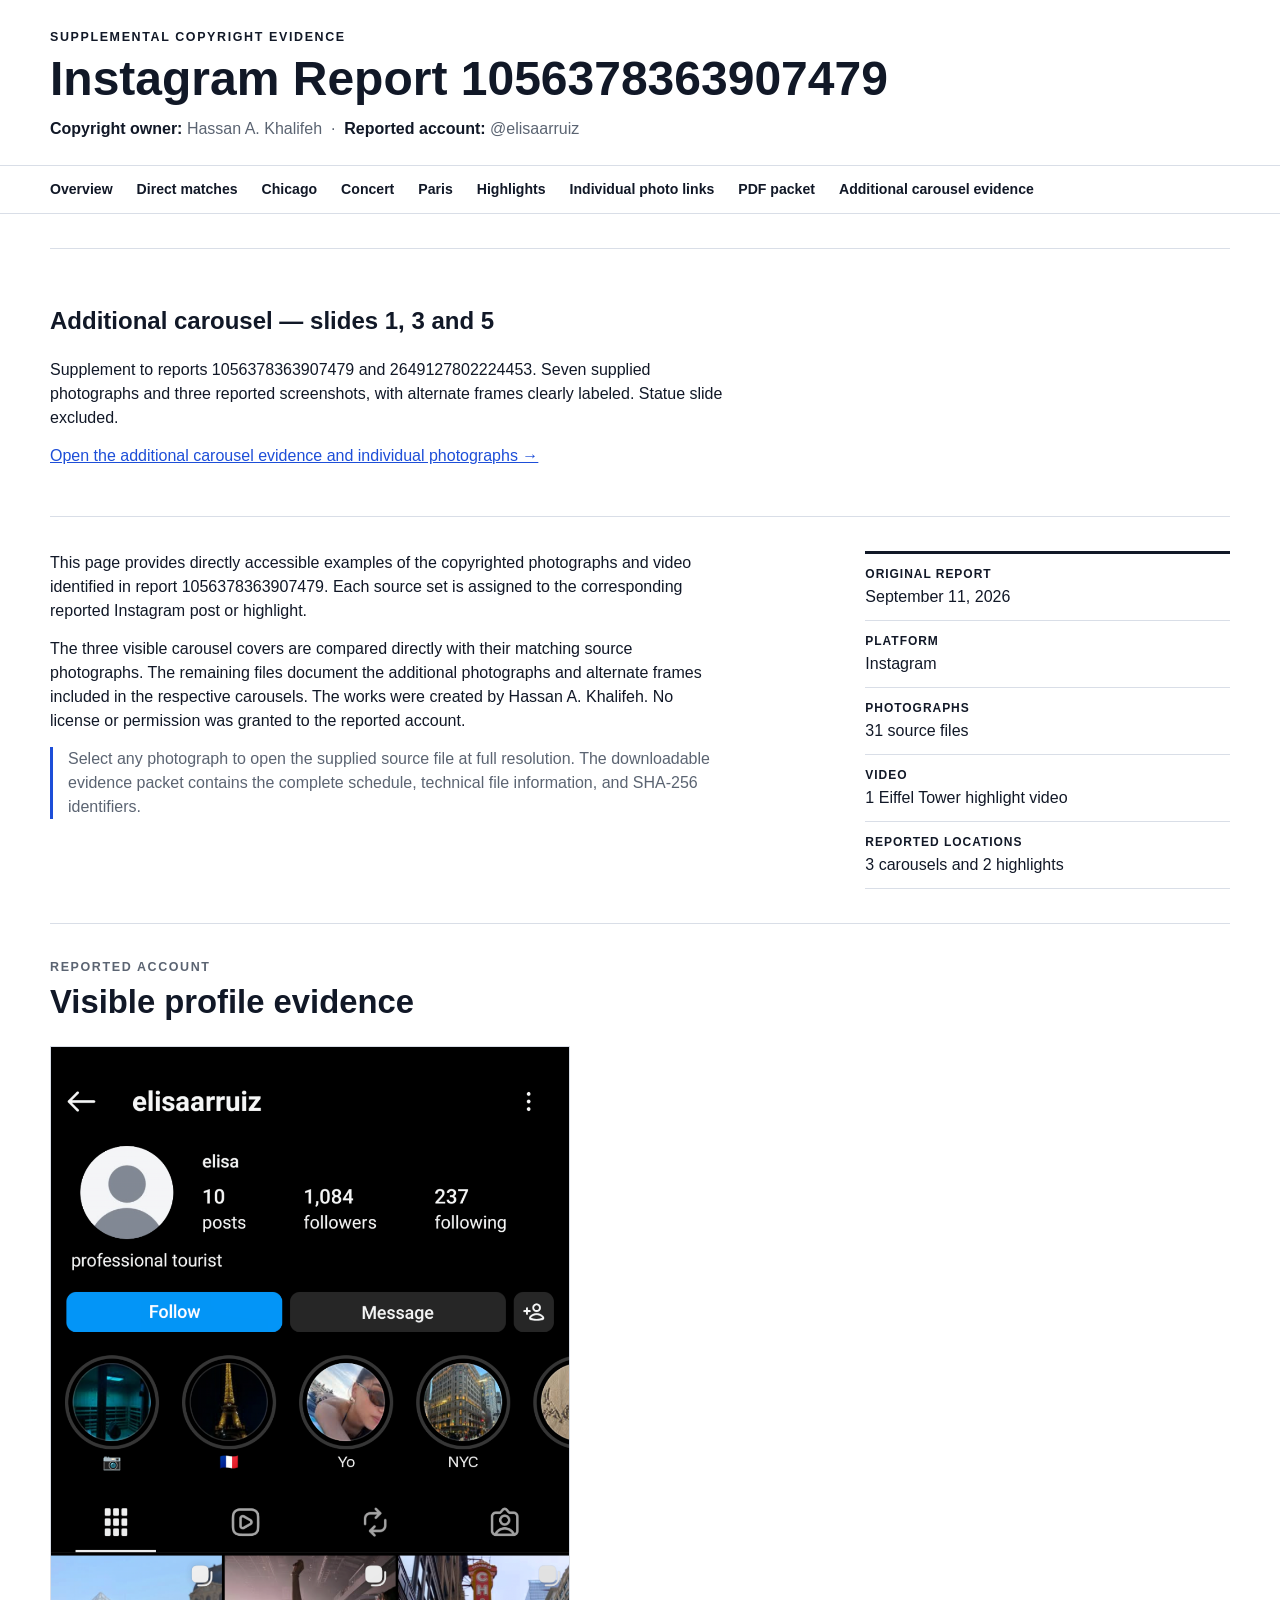
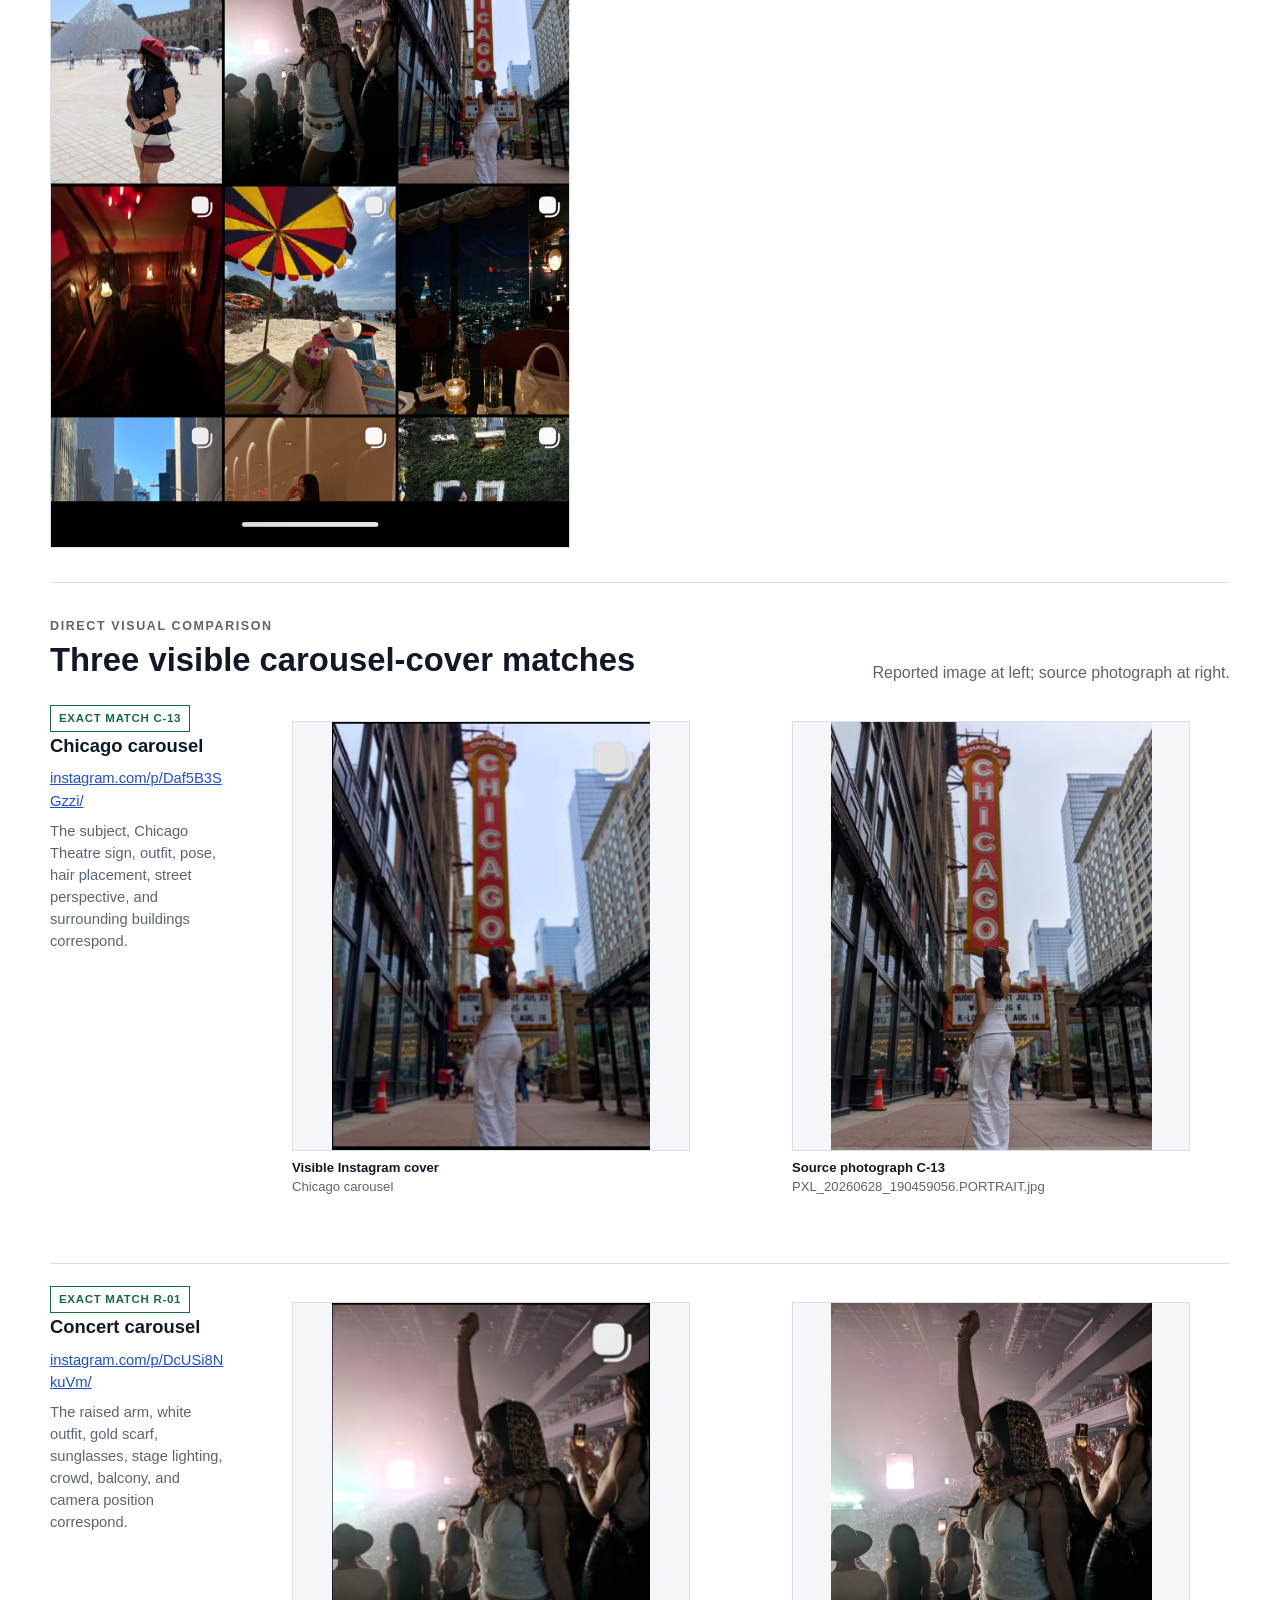
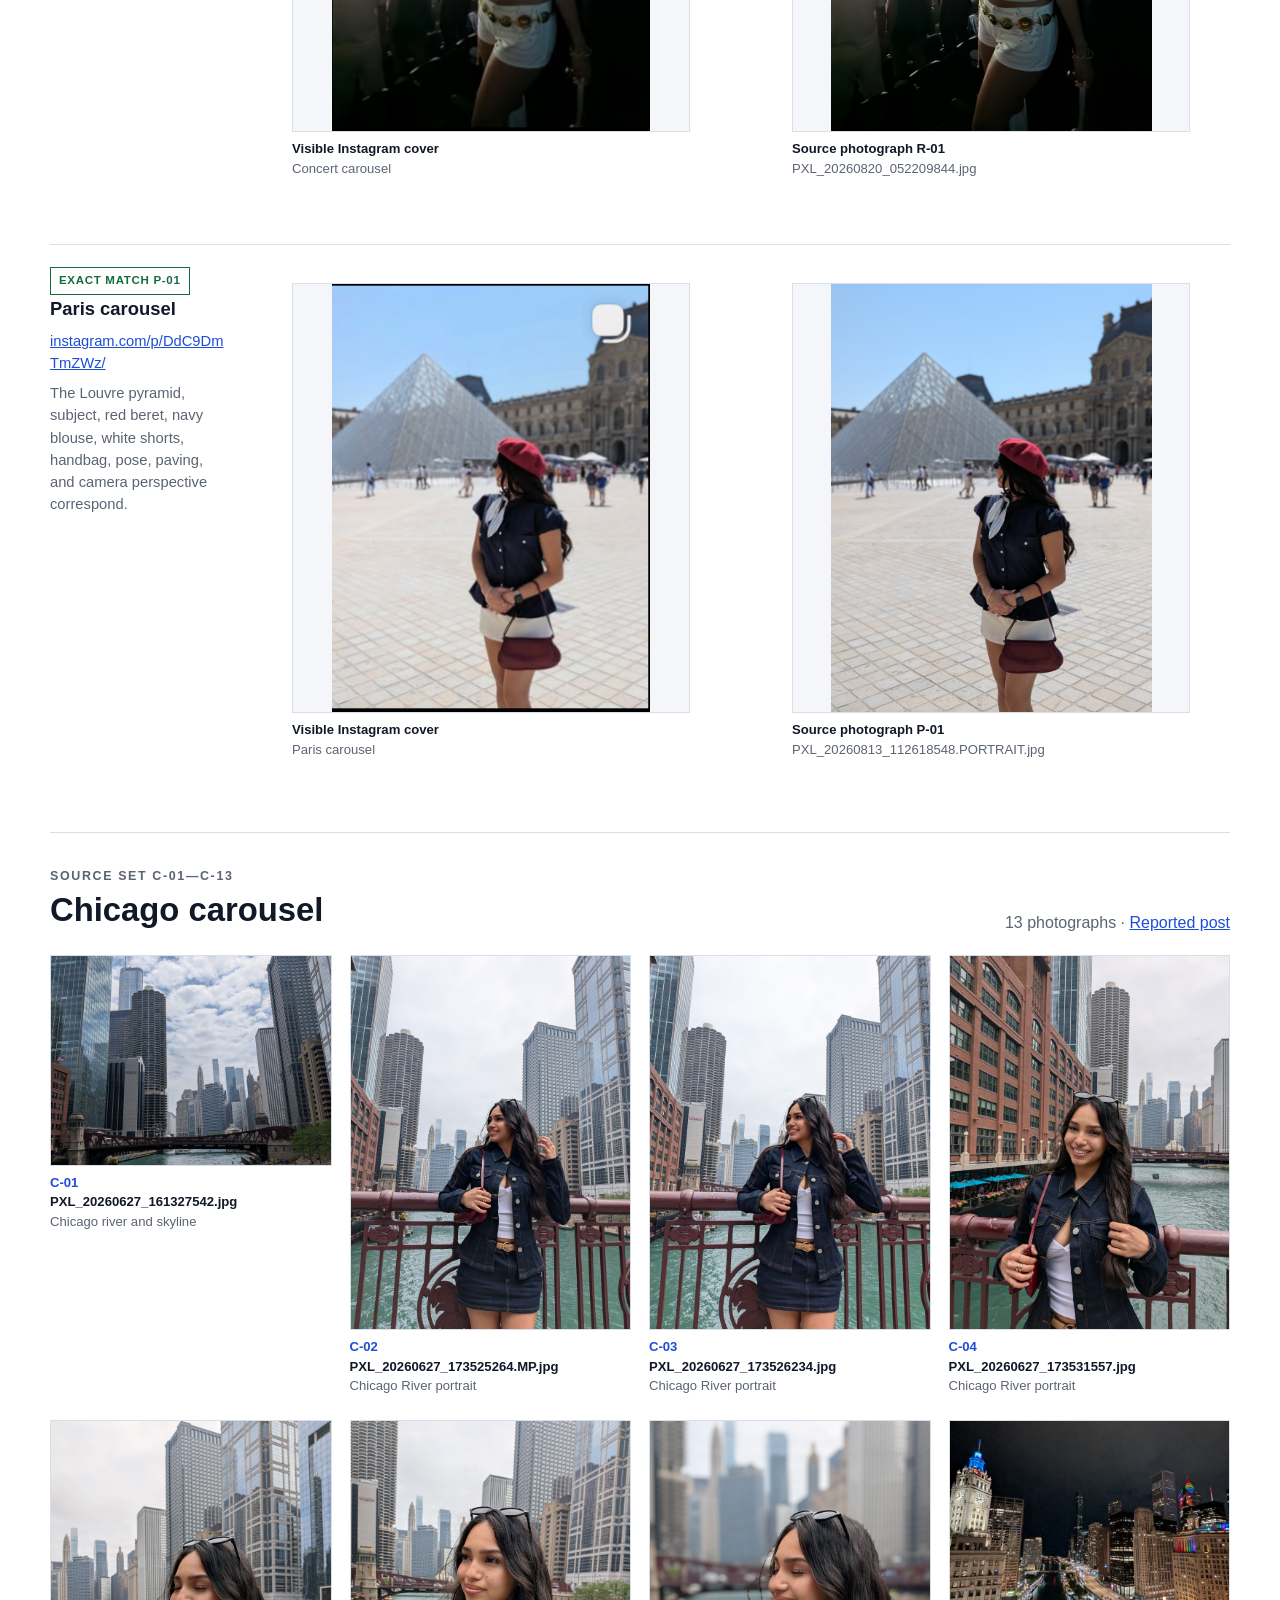
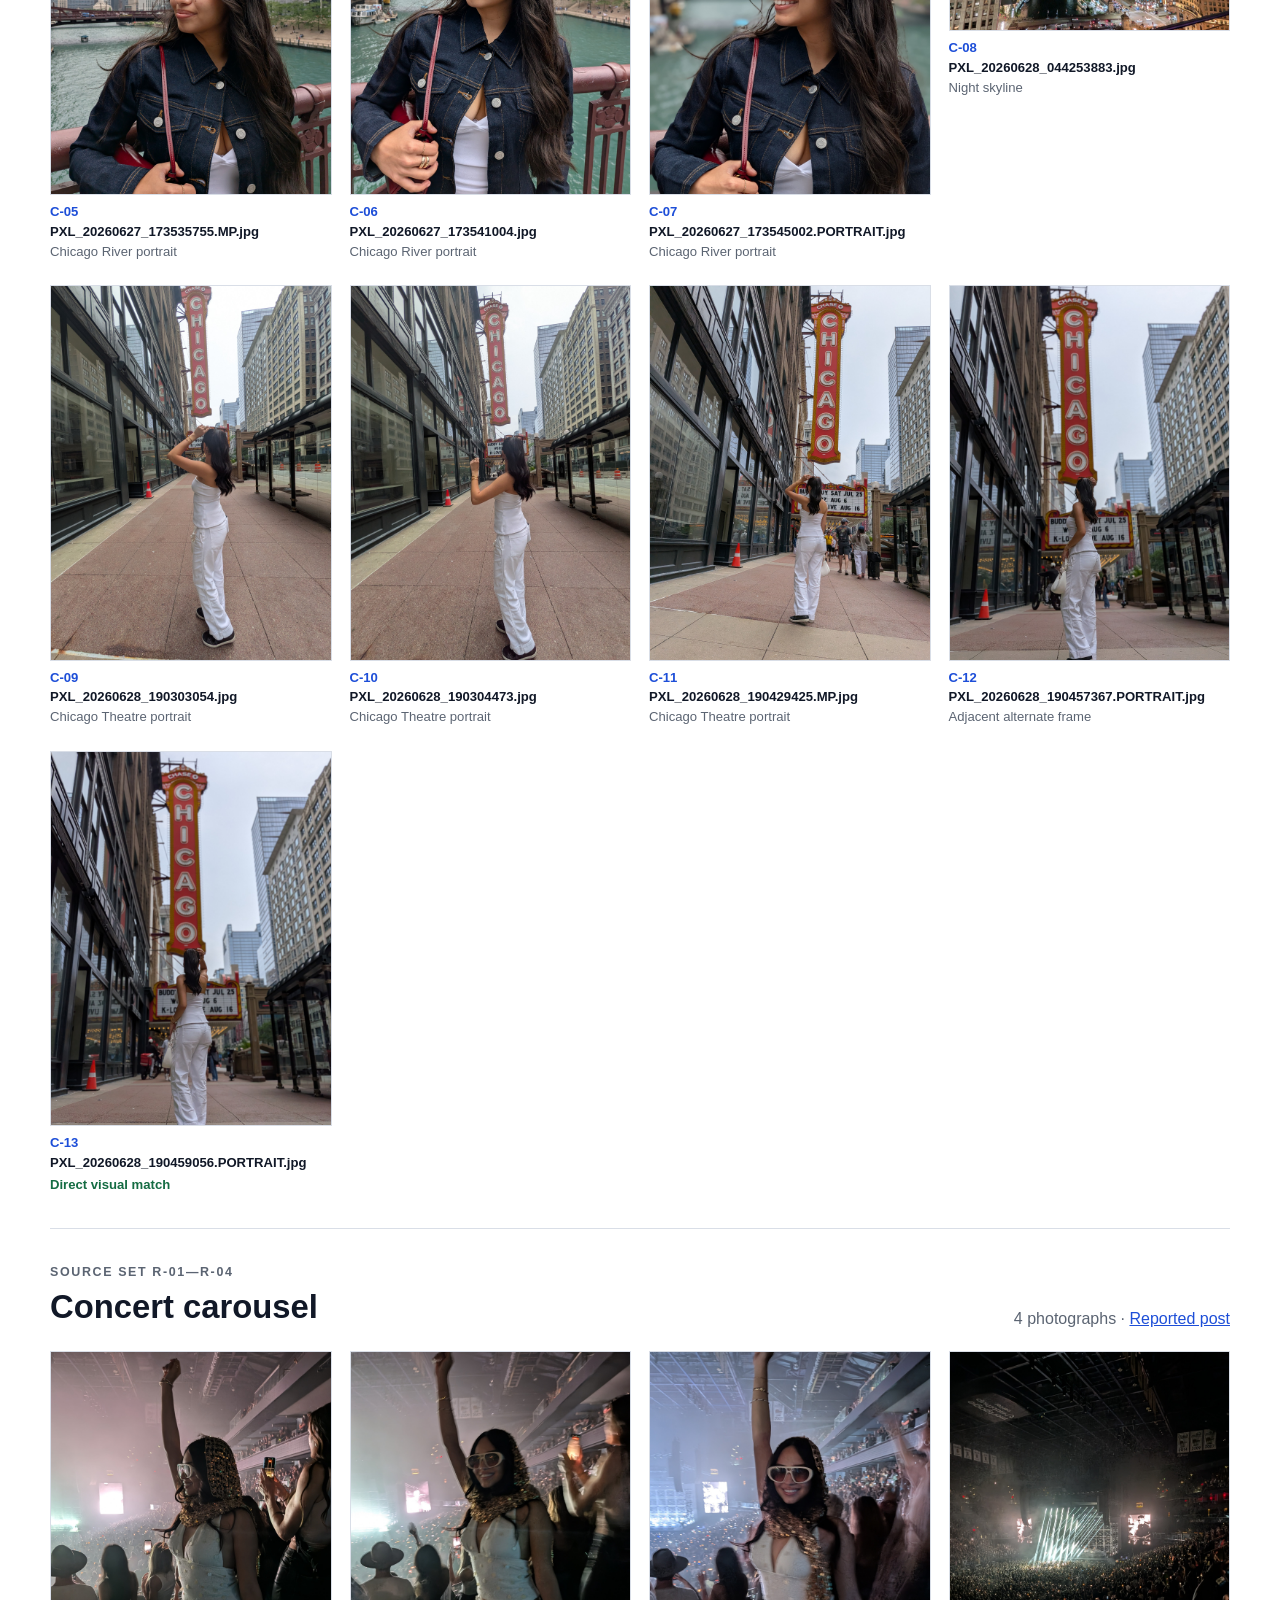
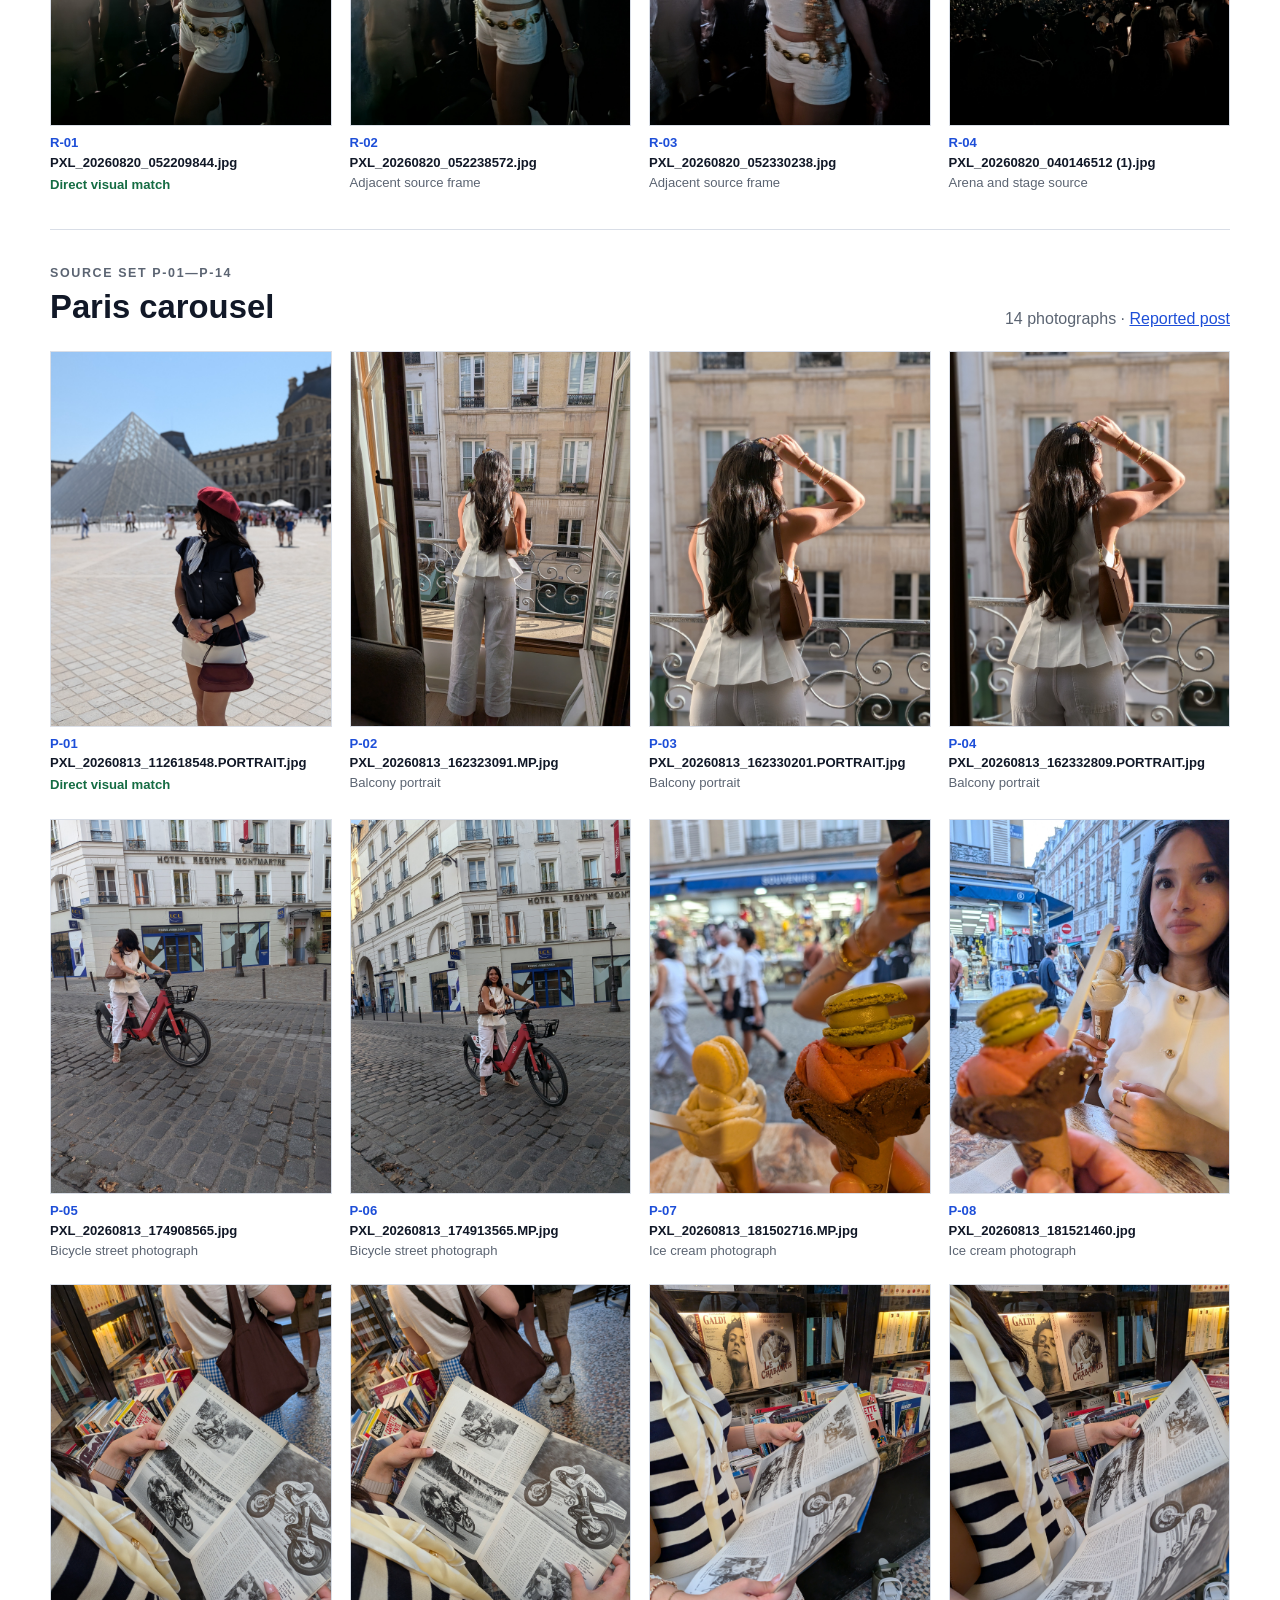
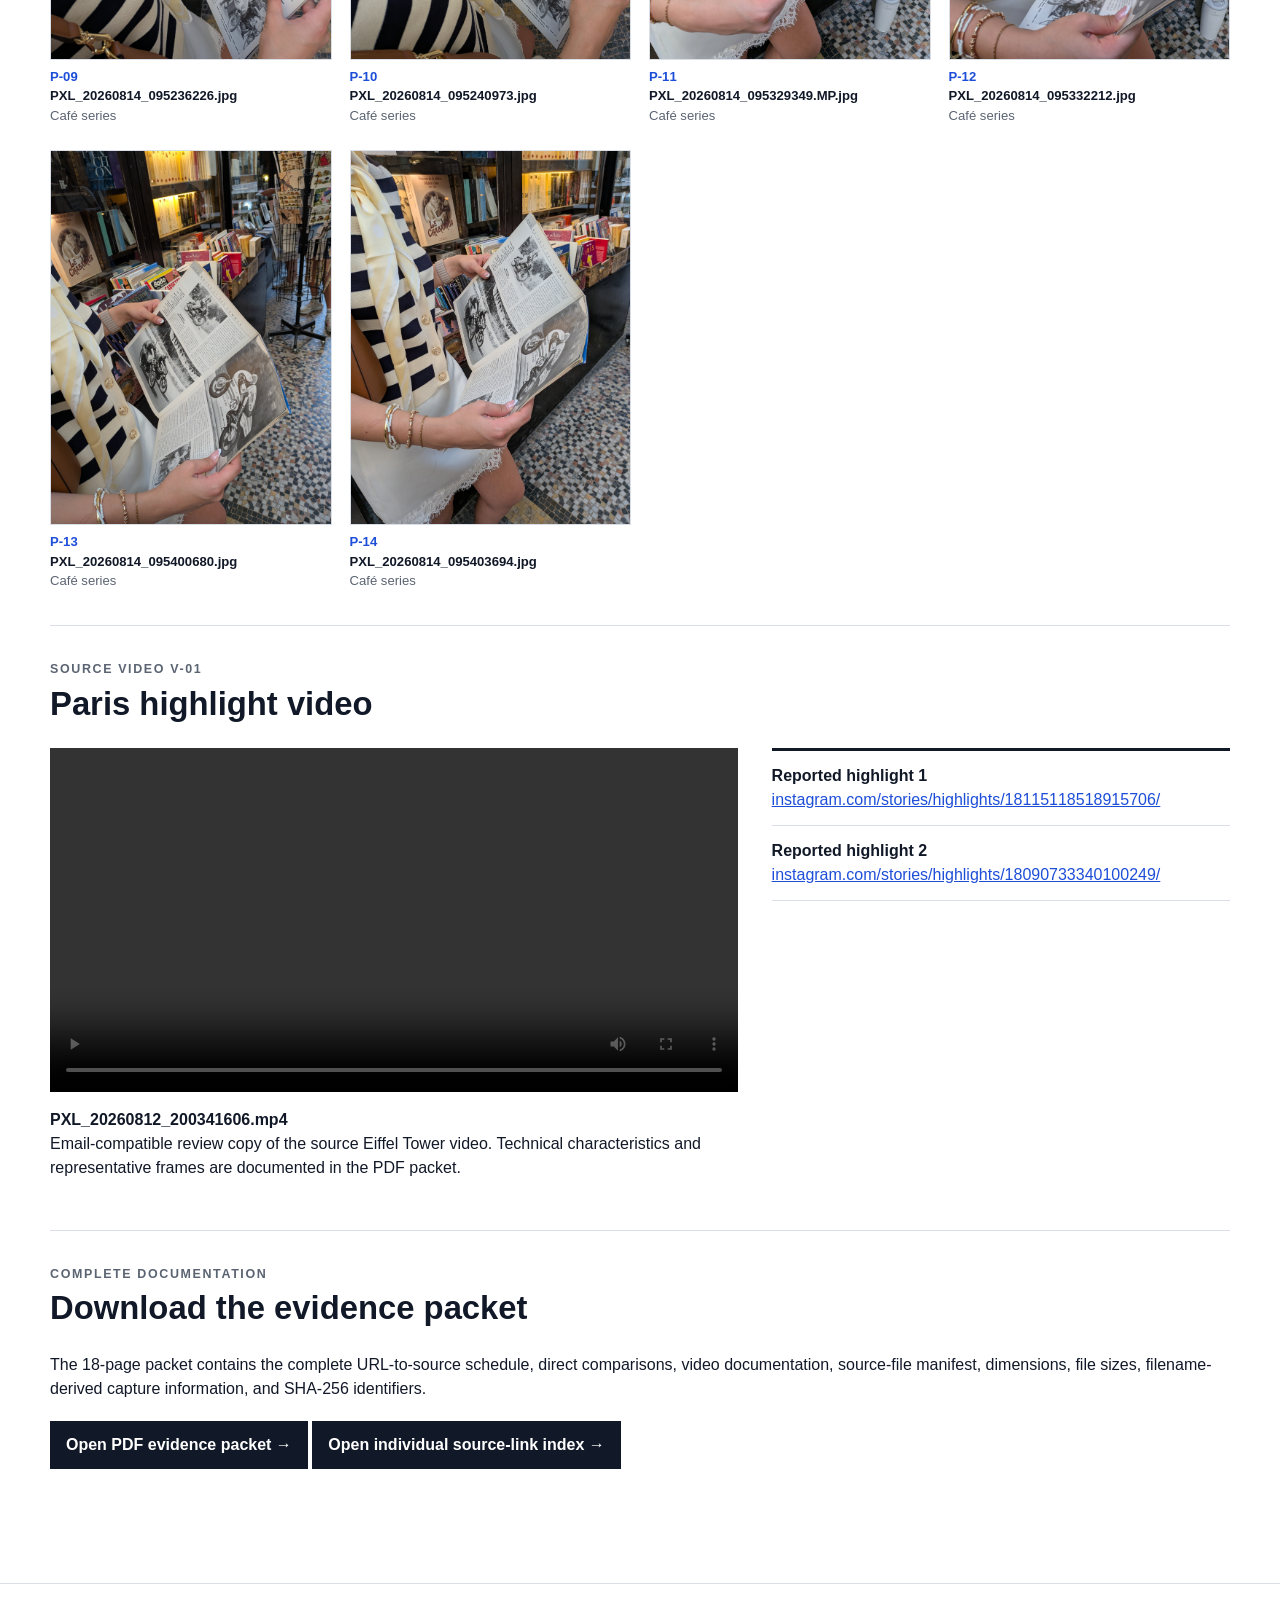
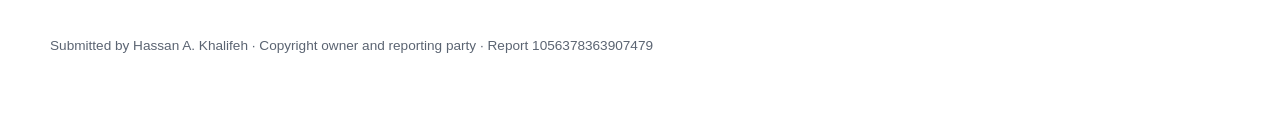
<file: index.html>
<!doctype html>
<html lang="en">
<head>
  <meta charset="utf-8">
  <meta name="viewport" content="width=device-width, initial-scale=1">
  <meta name="robots" content="noindex, nofollow, noarchive">
  <meta name="referrer" content="no-referrer">
  <title>Copyright Evidence — Report 1056378363907479</title>
  <meta name="description" content="Source evidence supporting Instagram copyright report 1056378363907479.">
  <link rel="icon" href="favicon.svg" type="image/svg+xml">
  <link rel="stylesheet" href="styles.css">
</head>
<body>
  <header class="masthead">
    <div class="masthead-inner">
      <p class="eyebrow">Supplemental copyright evidence</p>
      <h1>Instagram Report 1056378363907479</h1>
      <p class="case-line"><strong>Copyright owner:</strong> Hassan A. Khalifeh &nbsp;·&nbsp; <strong>Reported account:</strong> @elisaarruiz</p>
    </div>
  </header>

  <nav class="nav" aria-label="Evidence sections">
    <div class="nav-inner">
      <a href="#overview">Overview</a>
      <a href="#matches">Direct matches</a>
      <a href="#chicago">Chicago</a>
      <a href="#concert">Concert</a>
      <a href="#paris">Paris</a>
      <a href="#highlights">Highlights</a>
      <a href="photo-links.html">Individual photo links</a>
      <a href="#packet">PDF packet</a>
      <a href="new-paris-carousel.html">Additional carousel evidence</a>
    </div>
  </nav>

  <main class="page">
    <section class="summary"><div><h2>Additional carousel — slides 1, 3 and 5</h2><p>Supplement to reports 1056378363907479 and 2649127802224453. Seven supplied photographs and three reported screenshots, with alternate frames clearly labeled. Statue slide excluded.</p><p><a href="new-paris-carousel.html">Open the additional carousel evidence and individual photographs →</a></p></div></section>
    <section id="overview" class="summary">
      <div>
        <p>This page provides directly accessible examples of the copyrighted photographs and video identified in report 1056378363907479. Each source set is assigned to the corresponding reported Instagram post or highlight.</p>
        <p>The three visible carousel covers are compared directly with their matching source photographs. The remaining files document the additional photographs and alternate frames included in the respective carousels. The works were created by Hassan A. Khalifeh. No license or permission was granted to the reported account.</p>
        <p class="note">Select any photograph to open the supplied source file at full resolution. The downloadable evidence packet contains the complete schedule, technical file information, and SHA-256 identifiers.</p>
      </div>
      <dl class="facts">
        <div><dt>Original report</dt><dd>September 11, 2026</dd></div>
        <div><dt>Platform</dt><dd>Instagram</dd></div>
        <div><dt>Photographs</dt><dd>31 source files</dd></div>
        <div><dt>Video</dt><dd>1 Eiffel Tower highlight video</dd></div>
        <div><dt>Reported locations</dt><dd>3 carousels and 2 highlights</dd></div>
      </dl>
    </section>

    <section aria-labelledby="account-heading">
      <div class="section-head">
        <div><p class="eyebrow">Reported account</p><h2 id="account-heading">Visible profile evidence</h2></div>
      </div>
      <a href="account.png" target="_blank" rel="noopener"><img class="account-shot" src="account.png" alt="Screenshot of the reported Instagram profile showing the Paris, concert, and Chicago carousel covers"></a>
    </section>

    <section id="matches" aria-labelledby="matches-heading">
      <div class="section-head">
        <div><p class="eyebrow">Direct visual comparison</p><h2 id="matches-heading">Three visible carousel-cover matches</h2></div>
        <p>Reported image at left; source photograph at right.</p>
      </div>
      <div class="matches">
        <article class="match-row">
          <div class="match-meta">
            <span class="badge">Exact match C-13</span>
            <h3>Chicago carousel</h3>
            <p class="reported-url"><a href="https://www.instagram.com/p/Daf5B3SGzzi/" target="_blank" rel="noopener">instagram.com/p/Daf5B3SGzzi/</a></p>
            <p>The subject, Chicago Theatre sign, outfit, pose, hair placement, street perspective, and surrounding buildings correspond.</p>
          </div>
          <figure class="comparison"><a href="chicago_thumb.png" target="_blank" rel="noopener"><img src="chicago_thumb.png" alt="Visible Chicago Instagram carousel cover"></a><figcaption><strong>Visible Instagram cover</strong>Chicago carousel</figcaption></figure>
          <figure class="comparison"><a href="PXL_20260628_190459056.PORTRAIT.jpg" target="_blank" rel="noopener"><img src="PXL_20260628_190459056.PORTRAIT.jpg" alt="Source Chicago Theatre photograph"></a><figcaption><strong>Source photograph C-13</strong>PXL_20260628_190459056.PORTRAIT.jpg</figcaption></figure>
        </article>

        <article class="match-row">
          <div class="match-meta">
            <span class="badge">Exact match R-01</span>
            <h3>Concert carousel</h3>
            <p class="reported-url"><a href="https://www.instagram.com/p/DcUSi8NkuVm/" target="_blank" rel="noopener">instagram.com/p/DcUSi8NkuVm/</a></p>
            <p>The raised arm, white outfit, gold scarf, sunglasses, stage lighting, crowd, balcony, and camera position correspond.</p>
          </div>
          <figure class="comparison"><a href="concert_thumb.png" target="_blank" rel="noopener"><img src="concert_thumb.png" alt="Visible concert Instagram carousel cover"></a><figcaption><strong>Visible Instagram cover</strong>Concert carousel</figcaption></figure>
          <figure class="comparison"><a href="PXL_20260820_052209844.jpg" target="_blank" rel="noopener"><img src="PXL_20260820_052209844.jpg" alt="Source concert photograph"></a><figcaption><strong>Source photograph R-01</strong>PXL_20260820_052209844.jpg</figcaption></figure>
        </article>

        <article class="match-row">
          <div class="match-meta">
            <span class="badge">Exact match P-01</span>
            <h3>Paris carousel</h3>
            <p class="reported-url"><a href="https://www.instagram.com/p/DdC9DmTmZWz/" target="_blank" rel="noopener">instagram.com/p/DdC9DmTmZWz/</a></p>
            <p>The Louvre pyramid, subject, red beret, navy blouse, white shorts, handbag, pose, paving, and camera perspective correspond.</p>
          </div>
          <figure class="comparison"><a href="paris_thumb.png" target="_blank" rel="noopener"><img src="paris_thumb.png" alt="Visible Paris Instagram carousel cover"></a><figcaption><strong>Visible Instagram cover</strong>Paris carousel</figcaption></figure>
          <figure class="comparison"><a href="PXL_20260813_112618548.PORTRAIT.jpg" target="_blank" rel="noopener"><img src="PXL_20260813_112618548.PORTRAIT.jpg" alt="Source Louvre photograph"></a><figcaption><strong>Source photograph P-01</strong>PXL_20260813_112618548.PORTRAIT.jpg</figcaption></figure>
        </article>
      </div>
    </section>

    <section id="chicago" aria-labelledby="chicago-heading">
      <div class="section-head">
        <div><p class="eyebrow">Source set C-01—C-13</p><h2 id="chicago-heading">Chicago carousel</h2></div>
        <p>13 photographs · <a href="https://www.instagram.com/p/Daf5B3SGzzi/" target="_blank" rel="noopener">Reported post</a></p>
      </div>
      <div class="gallery">
        <figure class="landscape"><a href="PXL_20260627_161327542.jpg" target="_blank" rel="noopener"><img loading="lazy" src="PXL_20260627_161327542.jpg" alt="Chicago river and skyline"></a><figcaption><span class="evidence-id">C-01</span><strong>PXL_20260627_161327542.jpg</strong>Chicago river and skyline</figcaption></figure>
        <figure><a href="PXL_20260627_173525264.MP.jpg" target="_blank" rel="noopener"><img loading="lazy" src="PXL_20260627_173525264.MP.jpg" alt="Chicago River bridge portrait"></a><figcaption><span class="evidence-id">C-02</span><strong>PXL_20260627_173525264.MP.jpg</strong>Chicago River portrait</figcaption></figure>
        <figure><a href="PXL_20260627_173526234.jpg" target="_blank" rel="noopener"><img loading="lazy" src="PXL_20260627_173526234.jpg" alt="Chicago River bridge portrait"></a><figcaption><span class="evidence-id">C-03</span><strong>PXL_20260627_173526234.jpg</strong>Chicago River portrait</figcaption></figure>
        <figure><a href="PXL_20260627_173531557.jpg" target="_blank" rel="noopener"><img loading="lazy" src="PXL_20260627_173531557.jpg" alt="Chicago River bridge portrait"></a><figcaption><span class="evidence-id">C-04</span><strong>PXL_20260627_173531557.jpg</strong>Chicago River portrait</figcaption></figure>
        <figure><a href="PXL_20260627_173535755.MP.jpg" target="_blank" rel="noopener"><img loading="lazy" src="PXL_20260627_173535755.MP.jpg" alt="Chicago River bridge portrait"></a><figcaption><span class="evidence-id">C-05</span><strong>PXL_20260627_173535755.MP.jpg</strong>Chicago River portrait</figcaption></figure>
        <figure><a href="PXL_20260627_173541004.jpg" target="_blank" rel="noopener"><img loading="lazy" src="PXL_20260627_173541004.jpg" alt="Chicago River bridge portrait"></a><figcaption><span class="evidence-id">C-06</span><strong>PXL_20260627_173541004.jpg</strong>Chicago River portrait</figcaption></figure>
        <figure><a href="PXL_20260627_173545002.PORTRAIT.jpg" target="_blank" rel="noopener"><img loading="lazy" src="PXL_20260627_173545002.PORTRAIT.jpg" alt="Chicago River bridge portrait"></a><figcaption><span class="evidence-id">C-07</span><strong>PXL_20260627_173545002.PORTRAIT.jpg</strong>Chicago River portrait</figcaption></figure>
        <figure class="landscape"><a href="PXL_20260628_044253883.jpg" target="_blank" rel="noopener"><img loading="lazy" src="PXL_20260628_044253883.jpg" alt="Night Chicago river and skyline"></a><figcaption><span class="evidence-id">C-08</span><strong>PXL_20260628_044253883.jpg</strong>Night skyline</figcaption></figure>
        <figure><a href="PXL_20260628_190303054.jpg" target="_blank" rel="noopener"><img loading="lazy" src="PXL_20260628_190303054.jpg" alt="Chicago Theatre portrait"></a><figcaption><span class="evidence-id">C-09</span><strong>PXL_20260628_190303054.jpg</strong>Chicago Theatre portrait</figcaption></figure>
        <figure><a href="PXL_20260628_190304473.jpg" target="_blank" rel="noopener"><img loading="lazy" src="PXL_20260628_190304473.jpg" alt="Chicago Theatre portrait"></a><figcaption><span class="evidence-id">C-10</span><strong>PXL_20260628_190304473.jpg</strong>Chicago Theatre portrait</figcaption></figure>
        <figure><a href="PXL_20260628_190429425.MP.jpg" target="_blank" rel="noopener"><img loading="lazy" src="PXL_20260628_190429425.MP.jpg" alt="Chicago Theatre portrait"></a><figcaption><span class="evidence-id">C-11</span><strong>PXL_20260628_190429425.MP.jpg</strong>Chicago Theatre portrait</figcaption></figure>
        <figure><a href="PXL_20260628_190457367.PORTRAIT.jpg" target="_blank" rel="noopener"><img loading="lazy" src="PXL_20260628_190457367.PORTRAIT.jpg" alt="Chicago Theatre alternate frame"></a><figcaption><span class="evidence-id">C-12</span><strong>PXL_20260628_190457367.PORTRAIT.jpg</strong>Adjacent alternate frame</figcaption></figure>
        <figure><a href="PXL_20260628_190459056.PORTRAIT.jpg" target="_blank" rel="noopener"><img loading="lazy" src="PXL_20260628_190459056.PORTRAIT.jpg" alt="Chicago Theatre direct match"></a><figcaption><span class="evidence-id">C-13</span><strong>PXL_20260628_190459056.PORTRAIT.jpg</strong><span class="status">Direct visual match</span></figcaption></figure>
      </div>
    </section>

    <section id="concert" aria-labelledby="concert-heading">
      <div class="section-head">
        <div><p class="eyebrow">Source set R-01—R-04</p><h2 id="concert-heading">Concert carousel</h2></div>
        <p>4 photographs · <a href="https://www.instagram.com/p/DcUSi8NkuVm/" target="_blank" rel="noopener">Reported post</a></p>
      </div>
      <div class="gallery">
        <figure><a href="PXL_20260820_052209844.jpg" target="_blank" rel="noopener"><img loading="lazy" src="PXL_20260820_052209844.jpg" alt="Concert portrait direct match"></a><figcaption><span class="evidence-id">R-01</span><strong>PXL_20260820_052209844.jpg</strong><span class="status">Direct visual match</span></figcaption></figure>
        <figure><a href="PXL_20260820_052238572.jpg" target="_blank" rel="noopener"><img loading="lazy" src="PXL_20260820_052238572.jpg" alt="Concert adjacent portrait"></a><figcaption><span class="evidence-id">R-02</span><strong>PXL_20260820_052238572.jpg</strong>Adjacent source frame</figcaption></figure>
        <figure><a href="PXL_20260820_052330238.jpg" target="_blank" rel="noopener"><img loading="lazy" src="PXL_20260820_052330238.jpg" alt="Concert adjacent portrait"></a><figcaption><span class="evidence-id">R-03</span><strong>PXL_20260820_052330238.jpg</strong>Adjacent source frame</figcaption></figure>
        <figure><a href="PXL_20260820_040146512_1.jpg" target="_blank" rel="noopener"><img loading="lazy" src="PXL_20260820_040146512_1.jpg" alt="Wide concert arena and stage"></a><figcaption><span class="evidence-id">R-04</span><strong>PXL_20260820_040146512 (1).jpg</strong>Arena and stage source</figcaption></figure>
      </div>
    </section>

    <section id="paris" aria-labelledby="paris-heading">
      <div class="section-head">
        <div><p class="eyebrow">Source set P-01—P-14</p><h2 id="paris-heading">Paris carousel</h2></div>
        <p>14 photographs · <a href="https://www.instagram.com/p/DdC9DmTmZWz/" target="_blank" rel="noopener">Reported post</a></p>
      </div>
      <div class="gallery">
        <figure><a href="PXL_20260813_112618548.PORTRAIT.jpg" target="_blank" rel="noopener"><img loading="lazy" src="PXL_20260813_112618548.PORTRAIT.jpg" alt="Louvre direct match"></a><figcaption><span class="evidence-id">P-01</span><strong>PXL_20260813_112618548.PORTRAIT.jpg</strong><span class="status">Direct visual match</span></figcaption></figure>
        <figure><a href="PXL_20260813_162323091.MP.jpg" target="_blank" rel="noopener"><img loading="lazy" src="PXL_20260813_162323091.MP.jpg" alt="Paris balcony portrait"></a><figcaption><span class="evidence-id">P-02</span><strong>PXL_20260813_162323091.MP.jpg</strong>Balcony portrait</figcaption></figure>
        <figure><a href="PXL_20260813_162330201.PORTRAIT.jpg" target="_blank" rel="noopener"><img loading="lazy" src="PXL_20260813_162330201.PORTRAIT.jpg" alt="Paris balcony portrait"></a><figcaption><span class="evidence-id">P-03</span><strong>PXL_20260813_162330201.PORTRAIT.jpg</strong>Balcony portrait</figcaption></figure>
        <figure><a href="PXL_20260813_162332809.PORTRAIT.jpg" target="_blank" rel="noopener"><img loading="lazy" src="PXL_20260813_162332809.PORTRAIT.jpg" alt="Paris balcony portrait"></a><figcaption><span class="evidence-id">P-04</span><strong>PXL_20260813_162332809.PORTRAIT.jpg</strong>Balcony portrait</figcaption></figure>
        <figure><a href="PXL_20260813_174908565.jpg" target="_blank" rel="noopener"><img loading="lazy" src="PXL_20260813_174908565.jpg" alt="Paris bicycle street photograph"></a><figcaption><span class="evidence-id">P-05</span><strong>PXL_20260813_174908565.jpg</strong>Bicycle street photograph</figcaption></figure>
        <figure><a href="PXL_20260813_174913565.MP.jpg" target="_blank" rel="noopener"><img loading="lazy" src="PXL_20260813_174913565.MP.jpg" alt="Paris bicycle street photograph"></a><figcaption><span class="evidence-id">P-06</span><strong>PXL_20260813_174913565.MP.jpg</strong>Bicycle street photograph</figcaption></figure>
        <figure><a href="PXL_20260813_181502716.MP.jpg" target="_blank" rel="noopener"><img loading="lazy" src="PXL_20260813_181502716.MP.jpg" alt="Paris ice cream photograph"></a><figcaption><span class="evidence-id">P-07</span><strong>PXL_20260813_181502716.MP.jpg</strong>Ice cream photograph</figcaption></figure>
        <figure><a href="PXL_20260813_181521460.jpg" target="_blank" rel="noopener"><img loading="lazy" src="PXL_20260813_181521460.jpg" alt="Paris ice cream photograph"></a><figcaption><span class="evidence-id">P-08</span><strong>PXL_20260813_181521460.jpg</strong>Ice cream photograph</figcaption></figure>
        <figure><a href="PXL_20260814_095236226.jpg" target="_blank" rel="noopener"><img loading="lazy" src="PXL_20260814_095236226.jpg" alt="Paris cafe photograph"></a><figcaption><span class="evidence-id">P-09</span><strong>PXL_20260814_095236226.jpg</strong>Café series</figcaption></figure>
        <figure><a href="PXL_20260814_095240973.jpg" target="_blank" rel="noopener"><img loading="lazy" src="PXL_20260814_095240973.jpg" alt="Paris cafe photograph"></a><figcaption><span class="evidence-id">P-10</span><strong>PXL_20260814_095240973.jpg</strong>Café series</figcaption></figure>
        <figure><a href="PXL_20260814_095329349.MP.jpg" target="_blank" rel="noopener"><img loading="lazy" src="PXL_20260814_095329349.MP.jpg" alt="Paris cafe photograph"></a><figcaption><span class="evidence-id">P-11</span><strong>PXL_20260814_095329349.MP.jpg</strong>Café series</figcaption></figure>
        <figure><a href="PXL_20260814_095332212.jpg" target="_blank" rel="noopener"><img loading="lazy" src="PXL_20260814_095332212.jpg" alt="Paris cafe photograph"></a><figcaption><span class="evidence-id">P-12</span><strong>PXL_20260814_095332212.jpg</strong>Café series</figcaption></figure>
        <figure><a href="PXL_20260814_095400680.jpg" target="_blank" rel="noopener"><img loading="lazy" src="PXL_20260814_095400680.jpg" alt="Paris cafe photograph"></a><figcaption><span class="evidence-id">P-13</span><strong>PXL_20260814_095400680.jpg</strong>Café series</figcaption></figure>
        <figure><a href="PXL_20260814_095403694.jpg" target="_blank" rel="noopener"><img loading="lazy" src="PXL_20260814_095403694.jpg" alt="Paris cafe photograph"></a><figcaption><span class="evidence-id">P-14</span><strong>PXL_20260814_095403694.jpg</strong>Café series</figcaption></figure>
      </div>
    </section>

    <section id="highlights" aria-labelledby="highlights-heading">
      <div class="section-head">
        <div><p class="eyebrow">Source video V-01</p><h2 id="highlights-heading">Paris highlight video</h2></div>
      </div>
      <div class="highlight-grid">
        <div>
          <video controls preload="metadata" playsinline src="PXL_20260812_200341606_EMAIL_REVIEW_COPY.mp4">Your browser does not support embedded video.</video>
          <p><strong>PXL_20260812_200341606.mp4</strong><br>Email-compatible review copy of the source Eiffel Tower video. Technical characteristics and representative frames are documented in the PDF packet.</p>
        </div>
        <ul class="highlight-links">
          <li><strong>Reported highlight 1</strong><br><a href="https://www.instagram.com/stories/highlights/18115118518915706/" target="_blank" rel="noopener">instagram.com/stories/highlights/18115118518915706/</a></li>
          <li><strong>Reported highlight 2</strong><br><a href="https://www.instagram.com/stories/highlights/18090733340100249/" target="_blank" rel="noopener">instagram.com/stories/highlights/18090733340100249/</a></li>
        </ul>
      </div>
    </section>

    <section id="packet" aria-labelledby="packet-heading">
      <div class="section-head">
        <div><p class="eyebrow">Complete documentation</p><h2 id="packet-heading">Download the evidence packet</h2></div>
      </div>
      <p>The 18-page packet contains the complete URL-to-source schedule, direct comparisons, video documentation, source-file manifest, dimensions, file sizes, filename-derived capture information, and SHA-256 identifiers.</p>
      <a class="packet-link" href="Meta_Copyright_Supplemental_Evidence_Packet_1056378363907479.pdf" target="_blank" rel="noopener">Open PDF evidence packet →</a>
      <a class="packet-link" href="photo-links.html">Open individual source-link index →</a>
    </section>
  </main>

  <footer class="footer"><div class="masthead-inner">Submitted by Hassan A. Khalifeh · Copyright owner and reporting party · Report 1056378363907479</div></footer>
</body>
</html>
</file>
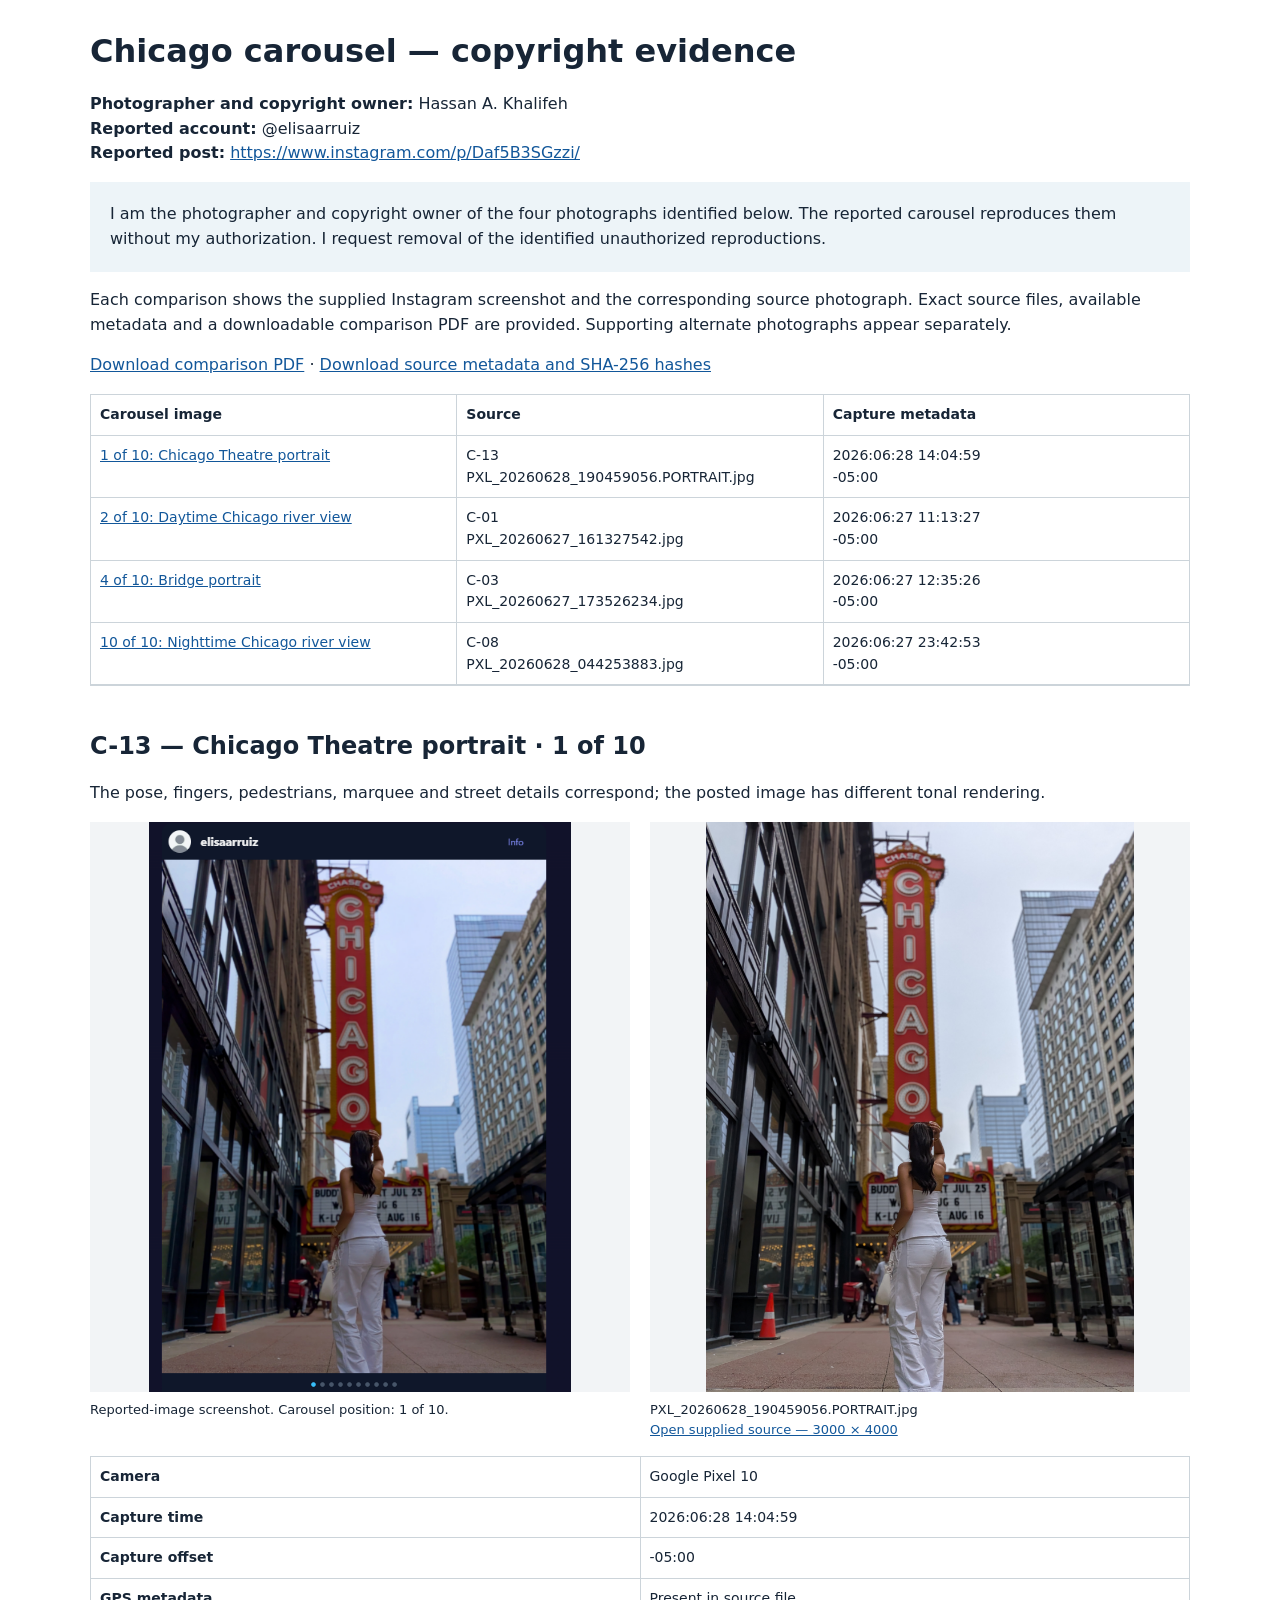
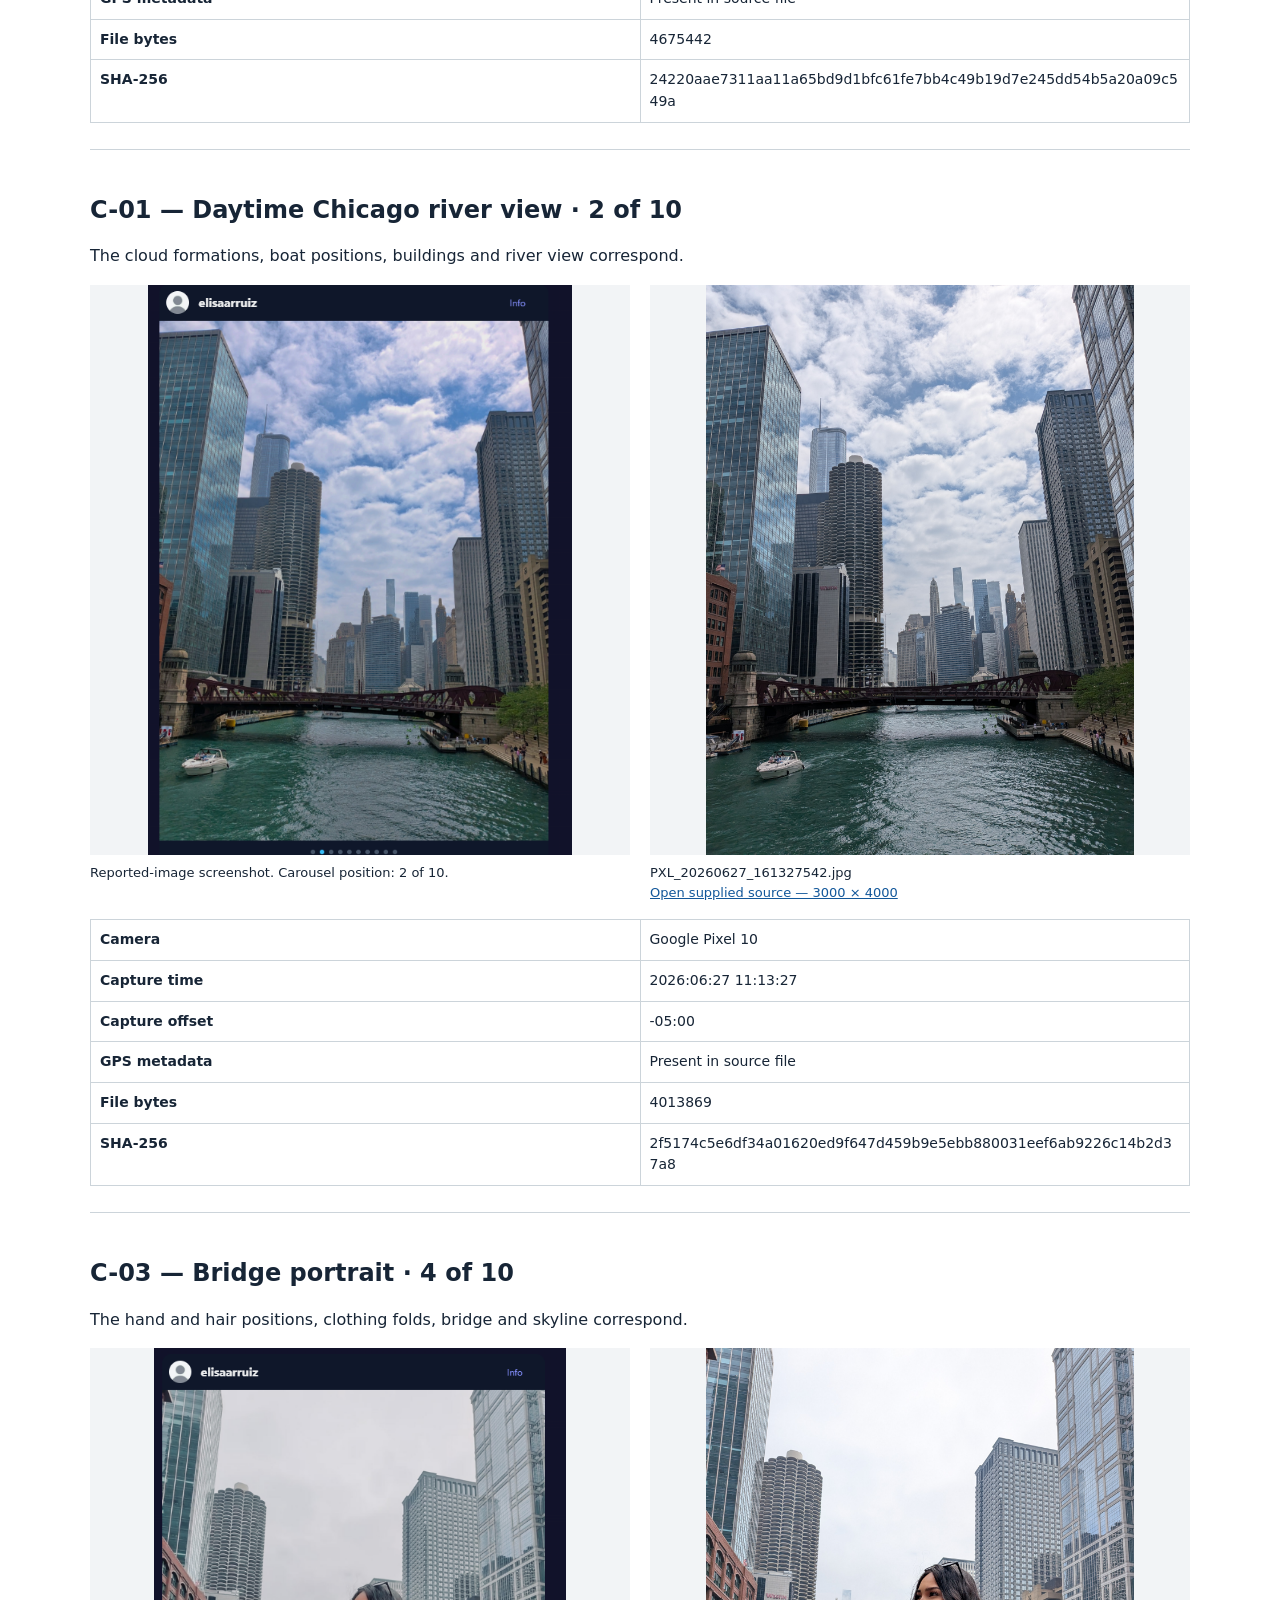
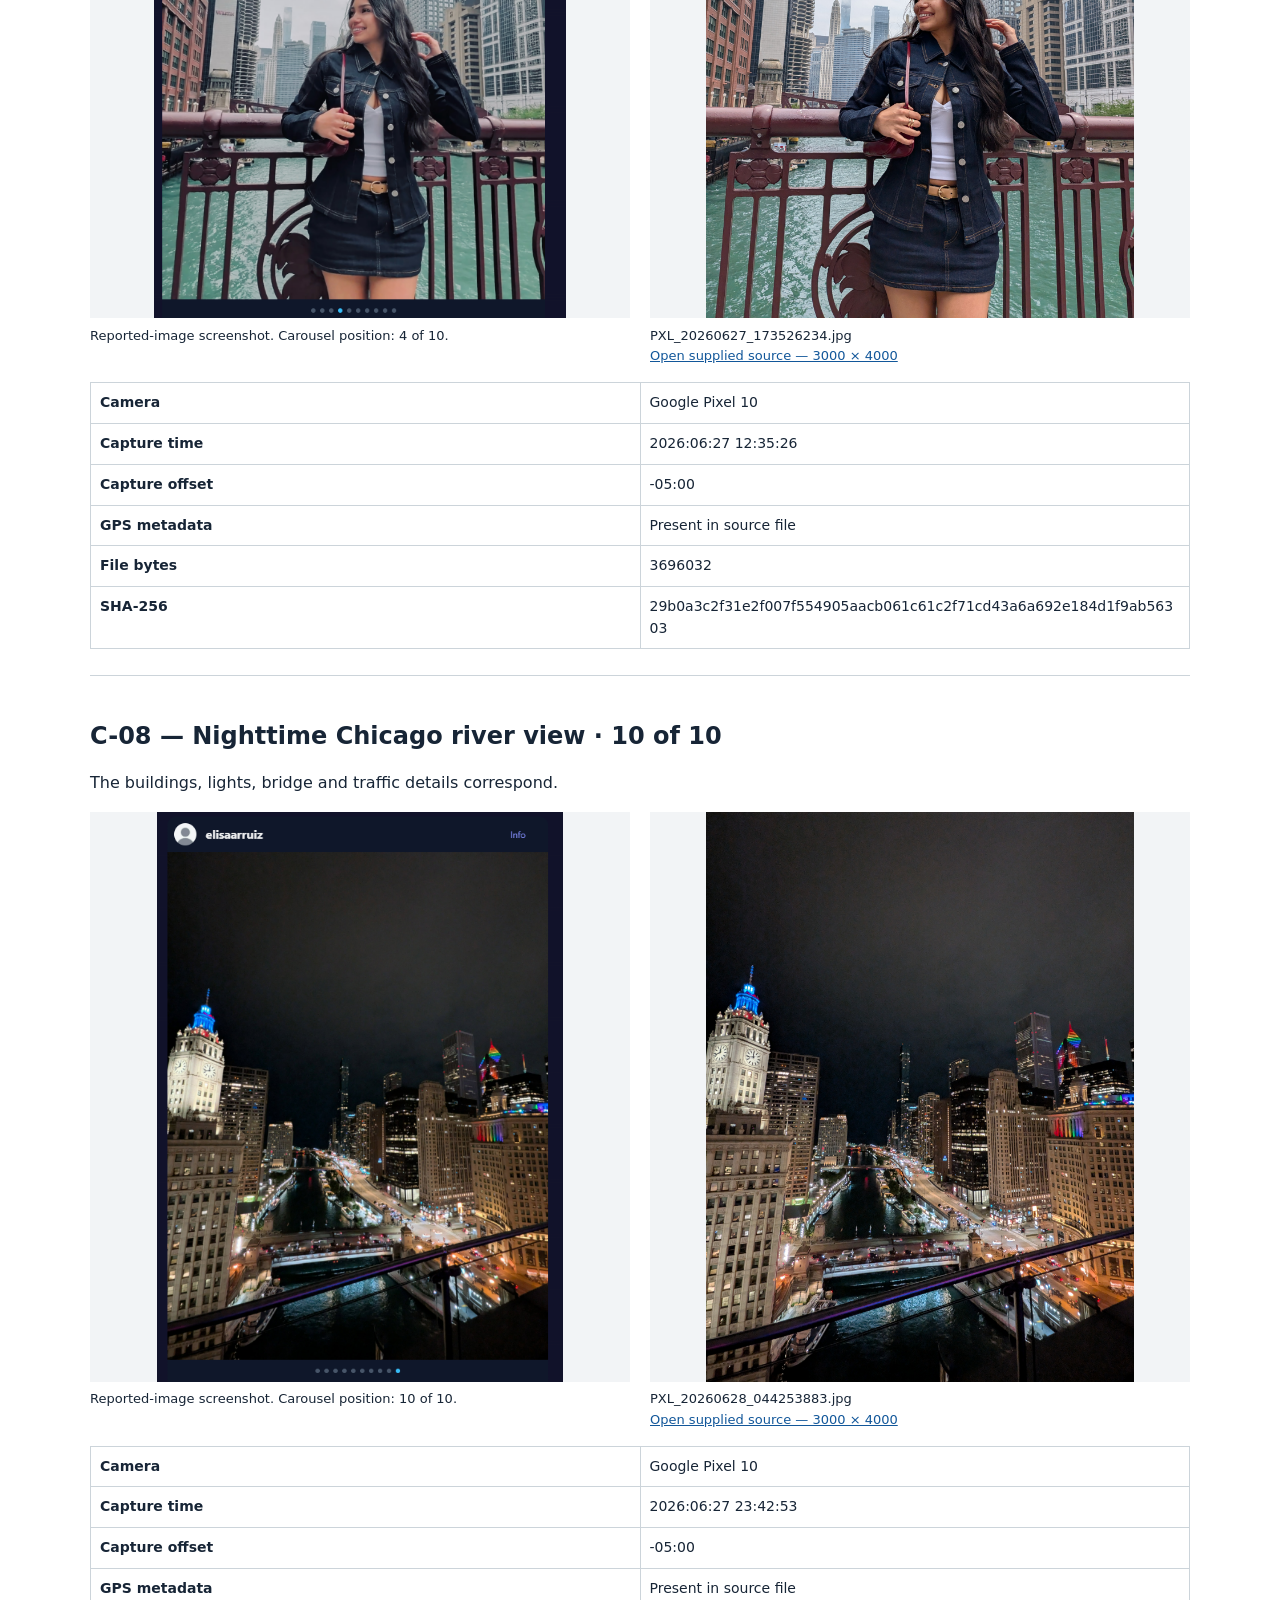
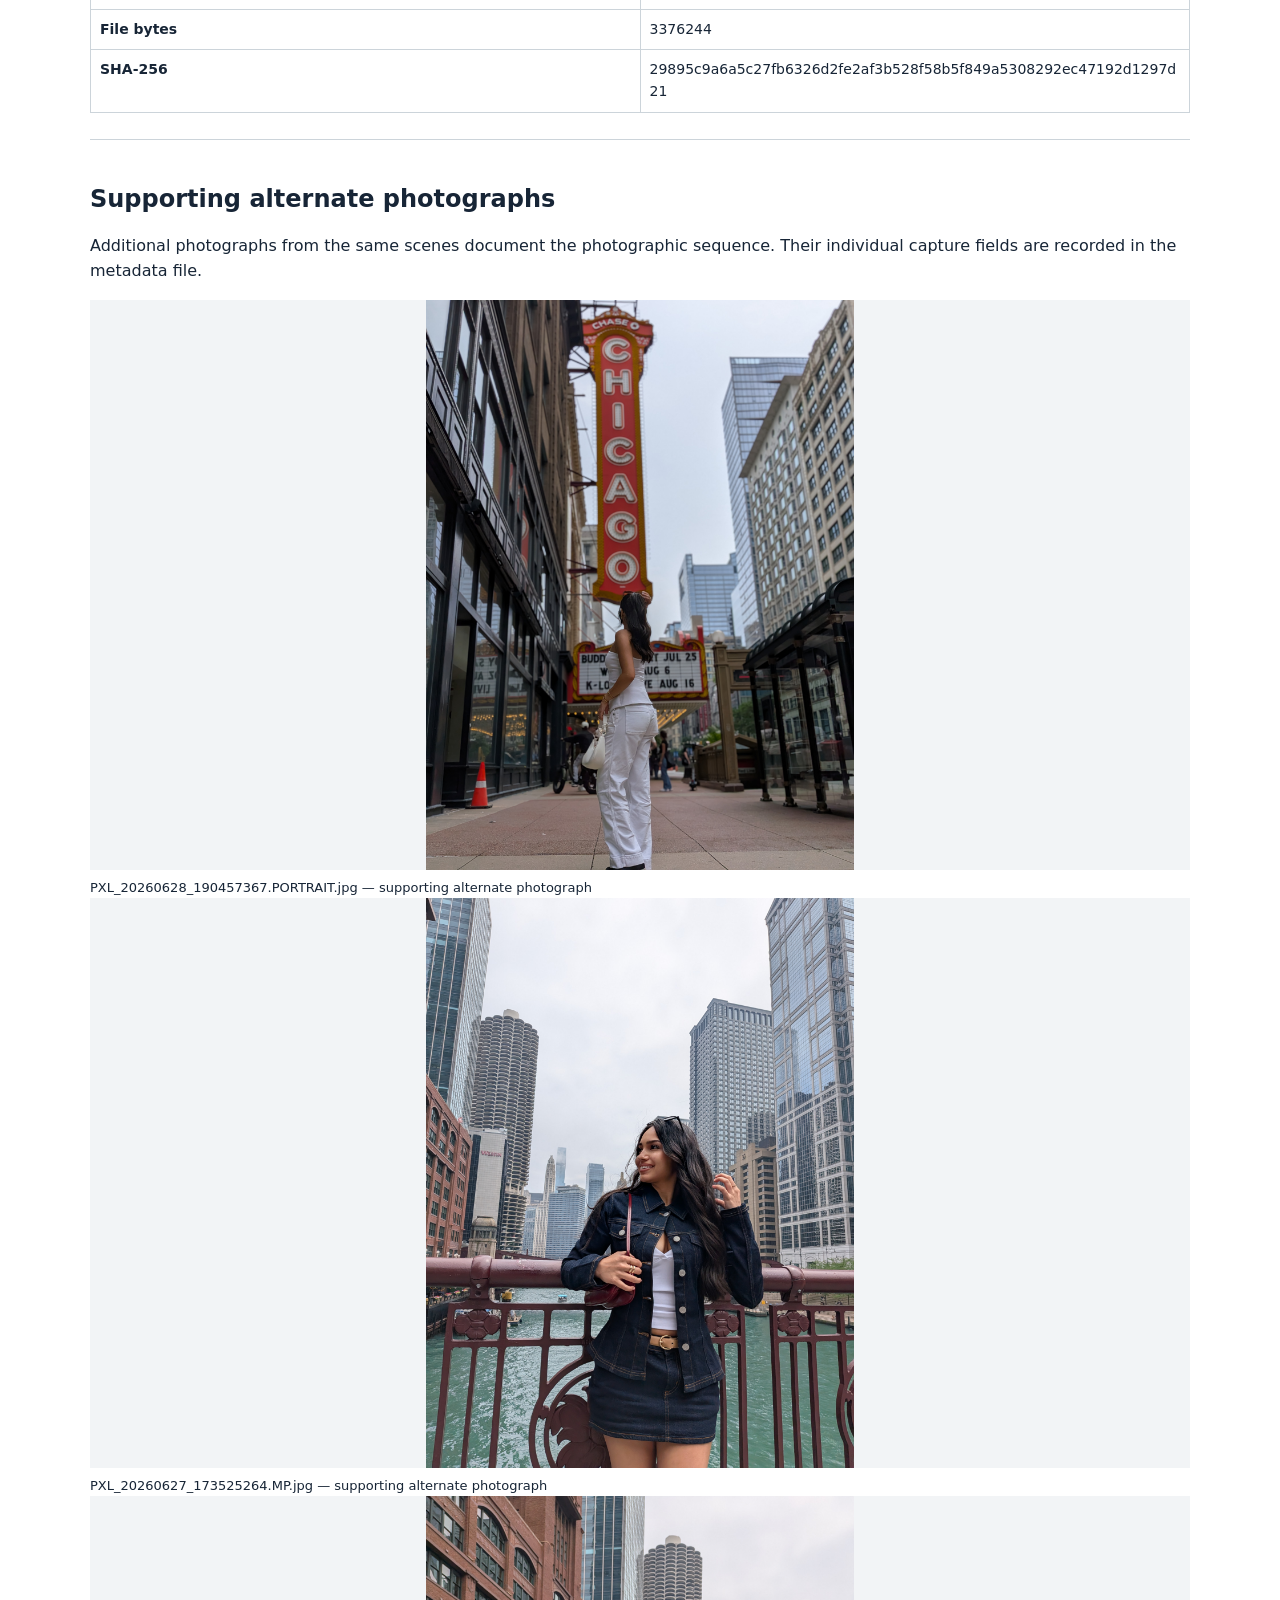
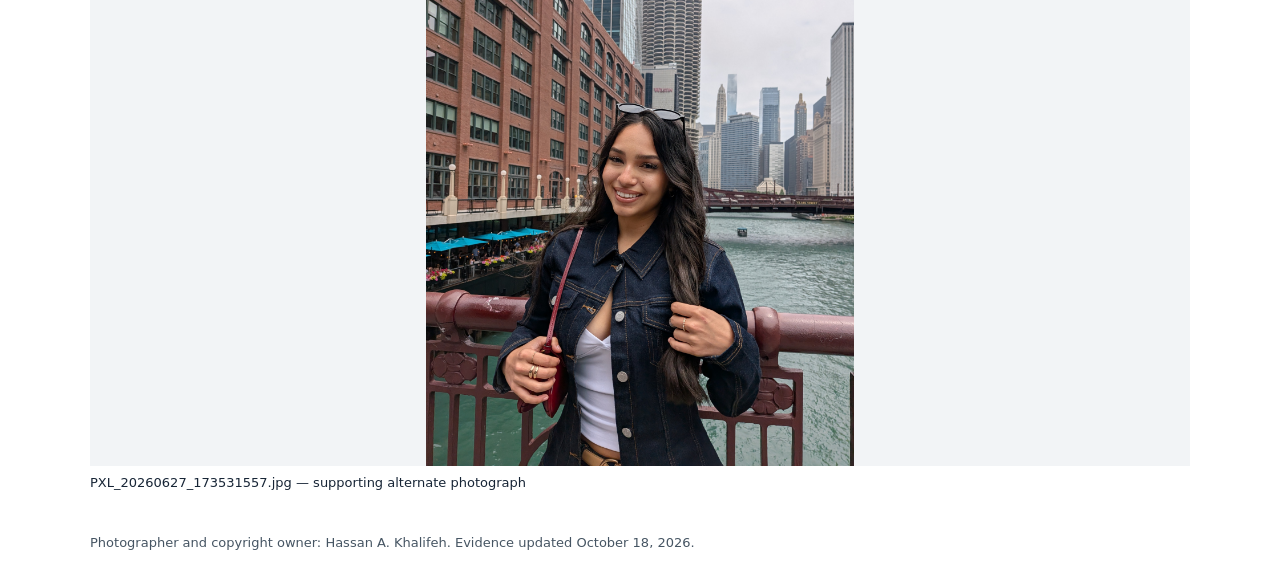
<file: chicago-carousel-evidence.html>
<!doctype html><html lang="en"><head><meta charset="utf-8"><meta name="viewport" content="width=device-width,initial-scale=1"><meta name="robots" content="noindex,nofollow,noarchive"><title>Chicago copyright evidence</title><style>body{max-width:1100px;margin:32px auto;padding:0 22px;font:16px/1.55 system-ui;color:#172536}h1,h2{line-height:1.2}a{color:#12579a;overflow-wrap:anywhere}.summary{background:#edf4f8;padding:20px}.pair{display:grid;grid-template-columns:1fr 1fr;gap:20px}.pair>*{min-width:0}figure{margin:0}img{width:100%;height:570px;object-fit:contain;background:#f2f4f6}figcaption{font-size:13px;overflow-wrap:anywhere}section{padding:26px 0;border-top:1px solid #ccd4da}table{width:100%;border-collapse:collapse;table-layout:fixed;font-size:14px}td,th{padding:9px;border:1px solid #ccd4da;text-align:left;vertical-align:top;overflow-wrap:anywhere}.small{font-size:13px;color:#465563}@media(max-width:650px){.pair{grid-template-columns:1fr}img{height:auto}td,th{padding:6px;font-size:12px}}@media print{section{break-before:page}img{height:430px}}</style></head><body><h1>Chicago carousel — copyright evidence</h1><p><strong>Photographer and copyright owner:</strong> Hassan A. Khalifeh<br><strong>Reported account:</strong> @elisaarruiz<br><strong>Reported post:</strong> <a href="https://www.instagram.com/p/Daf5B3SGzzi/">https://www.instagram.com/p/Daf5B3SGzzi/</a></p><div class="summary">I am the photographer and copyright owner of the four photographs identified below. The reported carousel reproduces them without my authorization. I request removal of the identified unauthorized reproductions. </div><p>Each comparison shows the supplied Instagram screenshot and the corresponding source photograph. Exact source files, available metadata and a downloadable comparison PDF are provided. Supporting alternate photographs appear separately.</p><p><a href="verified-2026-10-17/chicago/Chicago_Evidence.pdf">Download comparison PDF</a> · <a href="verified-2026-10-17/chicago/Source_Metadata.json">Download source metadata and SHA-256 hashes</a></p><table><tr><th>Carousel image</th><th>Source</th><th>Capture metadata</th></tr><tr><td><a href="#C-13">1 of 10: Chicago Theatre portrait</a></td><td>C-13<br>PXL_20260628_190459056.PORTRAIT.jpg</td><td>2026:06:28 14:04:59<br>-05:00</td></tr><tr><td><a href="#C-01">2 of 10: Daytime Chicago river view</a></td><td>C-01<br>PXL_20260627_161327542.jpg</td><td>2026:06:27 11:13:27<br>-05:00</td></tr><tr><td><a href="#C-03">4 of 10: Bridge portrait</a></td><td>C-03<br>PXL_20260627_173526234.jpg</td><td>2026:06:27 12:35:26<br>-05:00</td></tr><tr><td><a href="#C-08">10 of 10: Nighttime Chicago river view</a></td><td>C-08<br>PXL_20260628_044253883.jpg</td><td>2026:06:27 23:42:53<br>-05:00</td></tr></table><section id="C-13"><h2>C-13 — Chicago Theatre portrait · 1 of 10</h2><p>The pose, fingers, pedestrians, marquee and street details correspond; the posted image has different tonal rendering.</p><div class="pair"><figure><a href="verified-2026-10-17/chicago/screenshots/comparison-fdb0e4a8d092f128.png"><img src="verified-2026-10-17/chicago/screenshots/comparison-fdb0e4a8d092f128.png" alt="Reported Instagram screenshot: Chicago Theatre portrait"></a><figcaption>Reported-image screenshot. Carousel position: 1 of 10.</figcaption></figure><figure><a href="verified-2026-10-17/chicago/sources/PXL_20260628_190459056.PORTRAIT.jpg"><img src="verified-2026-10-17/chicago/sources/PXL_20260628_190459056.PORTRAIT.jpg" alt="Corresponding source: Chicago Theatre portrait"></a><figcaption>PXL_20260628_190459056.PORTRAIT.jpg<br><a href="verified-2026-10-17/chicago/sources/PXL_20260628_190459056.PORTRAIT.jpg">Open supplied source — 3000 × 4000</a></figcaption></figure></div><p></p><table><tr><th>Camera</th><td>Google Pixel 10</td></tr><tr><th>Capture time</th><td>2026:06:28 14:04:59</td></tr><tr><th>Capture offset</th><td>-05:00</td></tr><tr><th>GPS metadata</th><td>Present in source file</td></tr><tr><th>File bytes</th><td>4675442</td></tr><tr><th>SHA-256</th><td>24220aae7311aa11a65bd9d1bfc61fe7bb4c49b19d7e245dd54b5a20a09c549a</td></tr></table></section><section id="C-01"><h2>C-01 — Daytime Chicago river view · 2 of 10</h2><p>The cloud formations, boat positions, buildings and river view correspond.</p><div class="pair"><figure><a href="verified-2026-10-17/chicago/screenshots/comparison-80e5a5ea8a828743.png"><img src="verified-2026-10-17/chicago/screenshots/comparison-80e5a5ea8a828743.png" alt="Reported Instagram screenshot: Daytime Chicago river view"></a><figcaption>Reported-image screenshot. Carousel position: 2 of 10.</figcaption></figure><figure><a href="verified-2026-10-17/chicago/sources/PXL_20260627_161327542.jpg"><img src="verified-2026-10-17/chicago/sources/PXL_20260627_161327542.jpg" alt="Corresponding source: Daytime Chicago river view"></a><figcaption>PXL_20260627_161327542.jpg<br><a href="verified-2026-10-17/chicago/sources/PXL_20260627_161327542.jpg">Open supplied source — 3000 × 4000</a></figcaption></figure></div><p></p><table><tr><th>Camera</th><td>Google Pixel 10</td></tr><tr><th>Capture time</th><td>2026:06:27 11:13:27</td></tr><tr><th>Capture offset</th><td>-05:00</td></tr><tr><th>GPS metadata</th><td>Present in source file</td></tr><tr><th>File bytes</th><td>4013869</td></tr><tr><th>SHA-256</th><td>2f5174c5e6df34a01620ed9f647d459b9e5ebb880031eef6ab9226c14b2d37a8</td></tr></table></section><section id="C-03"><h2>C-03 — Bridge portrait · 4 of 10</h2><p>The hand and hair positions, clothing folds, bridge and skyline correspond.</p><div class="pair"><figure><a href="verified-2026-10-17/chicago/screenshots/comparison-6c9181787e60a935.png"><img src="verified-2026-10-17/chicago/screenshots/comparison-6c9181787e60a935.png" alt="Reported Instagram screenshot: Bridge portrait"></a><figcaption>Reported-image screenshot. Carousel position: 4 of 10.</figcaption></figure><figure><a href="verified-2026-10-17/chicago/sources/PXL_20260627_173526234.jpg"><img src="verified-2026-10-17/chicago/sources/PXL_20260627_173526234.jpg" alt="Corresponding source: Bridge portrait"></a><figcaption>PXL_20260627_173526234.jpg<br><a href="verified-2026-10-17/chicago/sources/PXL_20260627_173526234.jpg">Open supplied source — 3000 × 4000</a></figcaption></figure></div><p></p><table><tr><th>Camera</th><td>Google Pixel 10</td></tr><tr><th>Capture time</th><td>2026:06:27 12:35:26</td></tr><tr><th>Capture offset</th><td>-05:00</td></tr><tr><th>GPS metadata</th><td>Present in source file</td></tr><tr><th>File bytes</th><td>3696032</td></tr><tr><th>SHA-256</th><td>29b0a3c2f31e2f007f554905aacb061c61c2f71cd43a6a692e184d1f9ab56303</td></tr></table></section><section id="C-08"><h2>C-08 — Nighttime Chicago river view · 10 of 10</h2><p>The buildings, lights, bridge and traffic details correspond.</p><div class="pair"><figure><a href="verified-2026-10-17/chicago/screenshots/comparison-7e4069fa3e082a0d.png"><img src="verified-2026-10-17/chicago/screenshots/comparison-7e4069fa3e082a0d.png" alt="Reported Instagram screenshot: Nighttime Chicago river view"></a><figcaption>Reported-image screenshot. Carousel position: 10 of 10.</figcaption></figure><figure><a href="verified-2026-10-17/chicago/sources/PXL_20260628_044253883.jpg"><img src="verified-2026-10-17/chicago/sources/PXL_20260628_044253883.jpg" alt="Corresponding source: Nighttime Chicago river view"></a><figcaption>PXL_20260628_044253883.jpg<br><a href="verified-2026-10-17/chicago/sources/PXL_20260628_044253883.jpg">Open supplied source — 3000 × 4000</a></figcaption></figure></div><p></p><table><tr><th>Camera</th><td>Google Pixel 10</td></tr><tr><th>Capture time</th><td>2026:06:27 23:42:53</td></tr><tr><th>Capture offset</th><td>-05:00</td></tr><tr><th>GPS metadata</th><td>Present in source file</td></tr><tr><th>File bytes</th><td>3376244</td></tr><tr><th>SHA-256</th><td>29895c9a6a5c27fb6326d2fe2af3b528f58b5f849a5308292ec47192d1297d21</td></tr></table></section><section><h2>Supporting alternate photographs</h2><p>Additional photographs from the same scenes document the photographic sequence. Their individual capture fields are recorded in the metadata file.</p><figure><a href="verified-2026-10-17/chicago/supporting/PXL_20260628_190457367.PORTRAIT.jpg"><img loading="lazy" src="verified-2026-10-17/chicago/supporting/PXL_20260628_190457367.PORTRAIT.jpg" alt="Supporting alternate frame"></a><figcaption>PXL_20260628_190457367.PORTRAIT.jpg — supporting alternate photograph</figcaption></figure><figure><a href="verified-2026-10-17/chicago/supporting/PXL_20260627_173525264.MP.jpg"><img loading="lazy" src="verified-2026-10-17/chicago/supporting/PXL_20260627_173525264.MP.jpg" alt="Supporting alternate frame"></a><figcaption>PXL_20260627_173525264.MP.jpg — supporting alternate photograph</figcaption></figure><figure><a href="verified-2026-10-17/chicago/supporting/PXL_20260627_173531557.jpg"><img loading="lazy" src="verified-2026-10-17/chicago/supporting/PXL_20260627_173531557.jpg" alt="Supporting alternate frame"></a><figcaption>PXL_20260627_173531557.jpg — supporting alternate photograph</figcaption></figure></section><p class="small">Photographer and copyright owner: Hassan A. Khalifeh. Evidence updated October 18, 2026.</p></body></html>
</file>
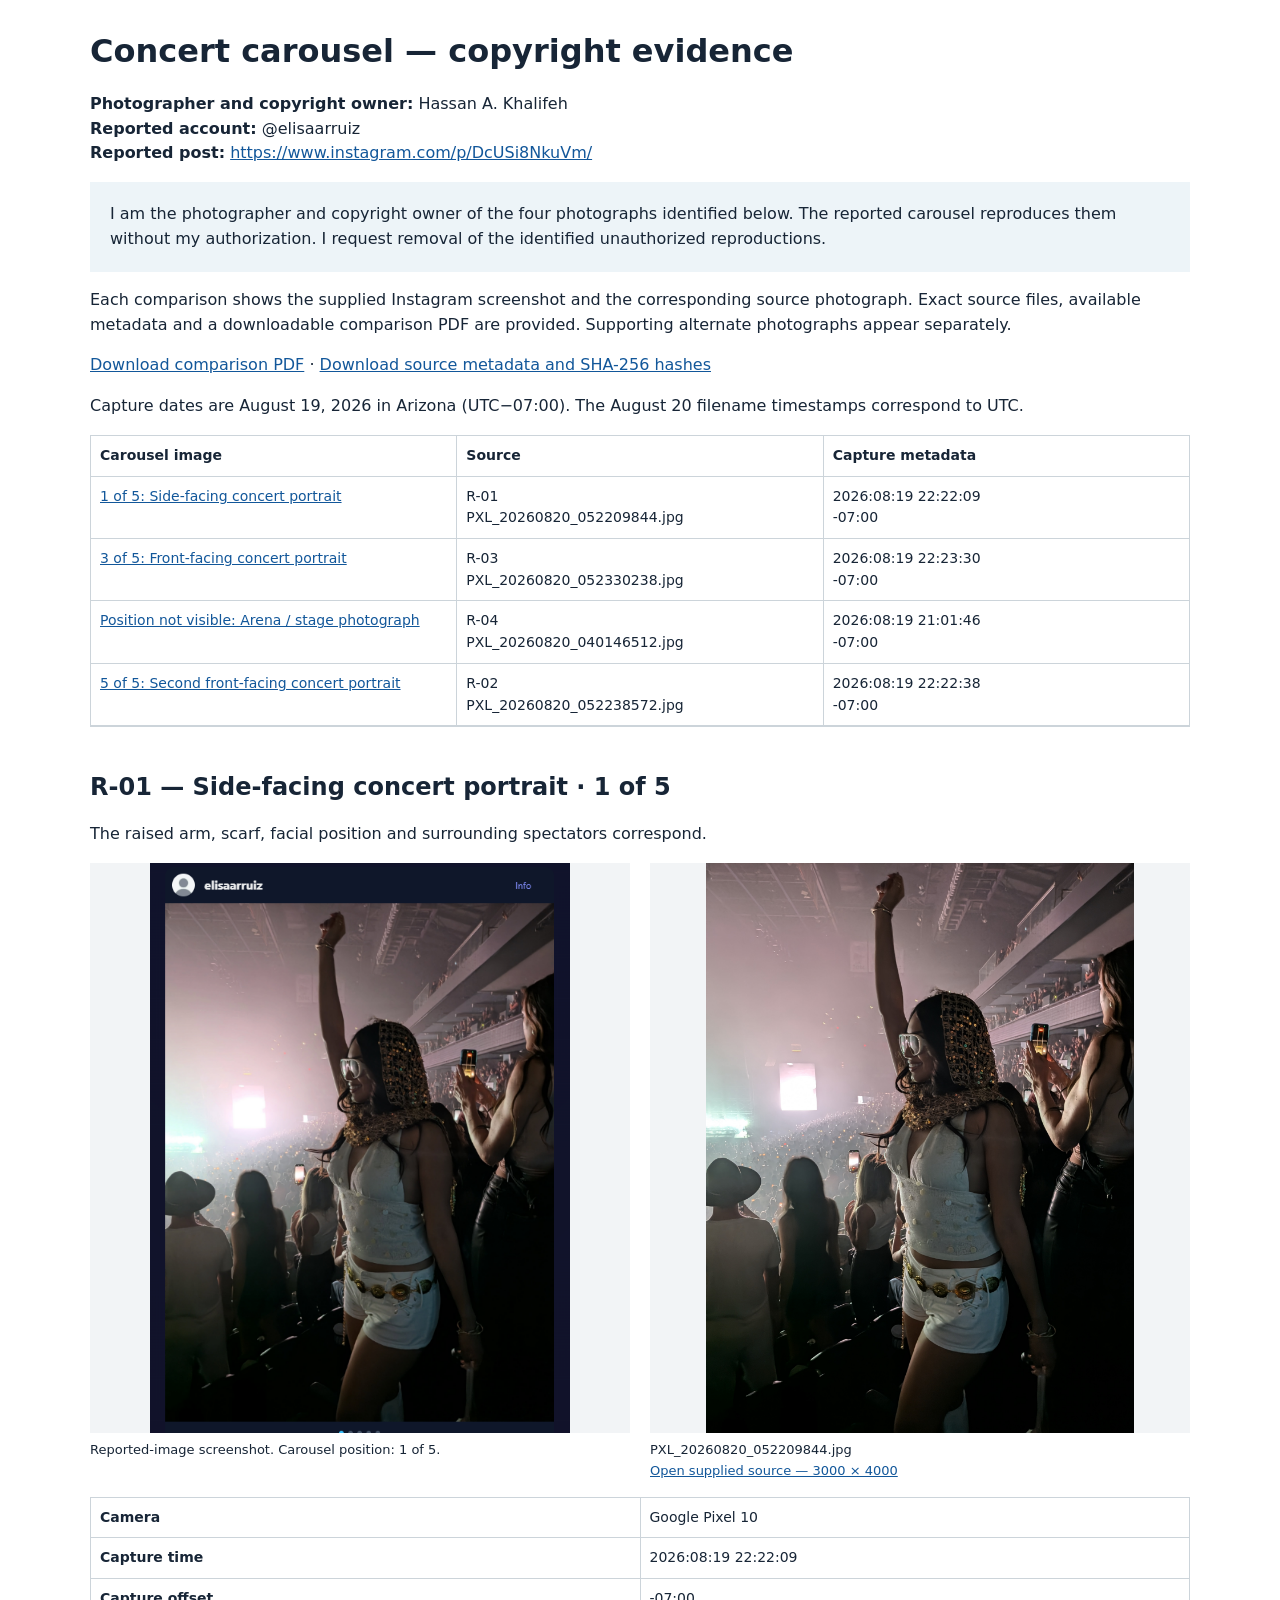
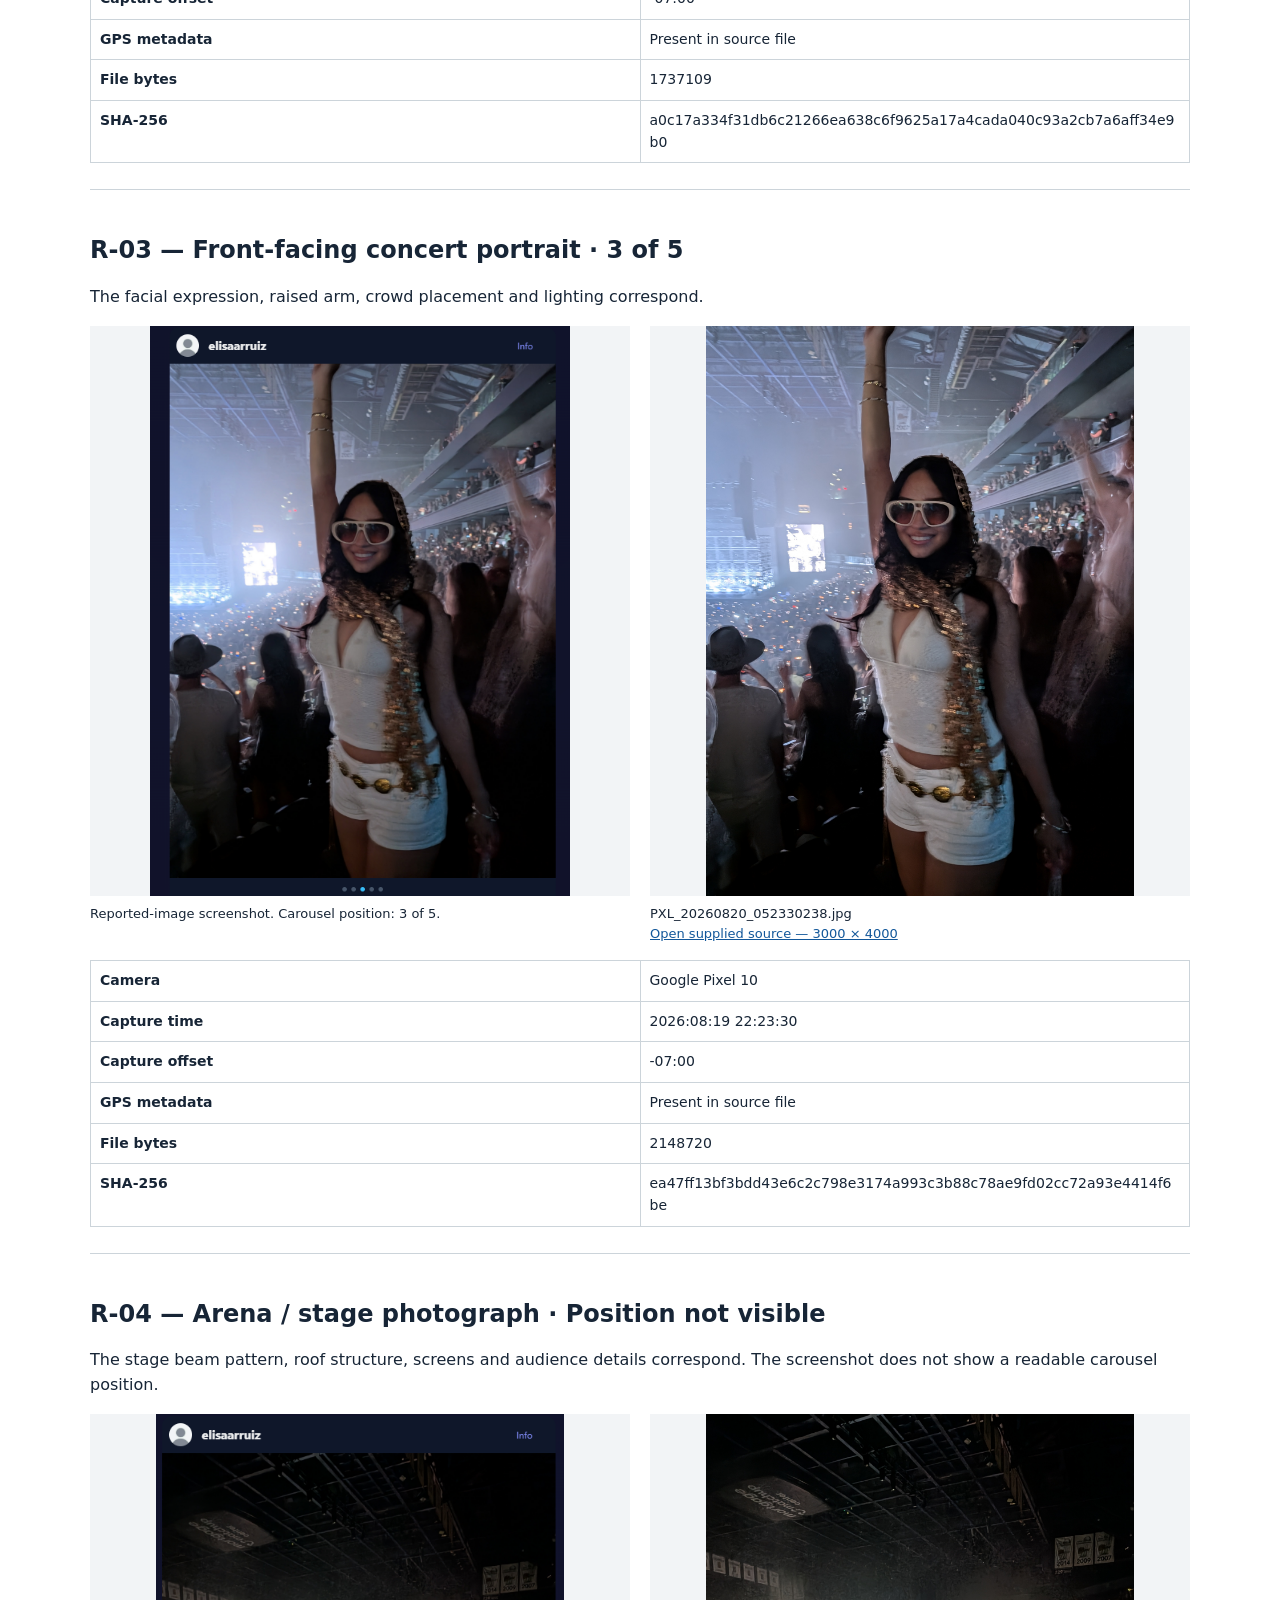
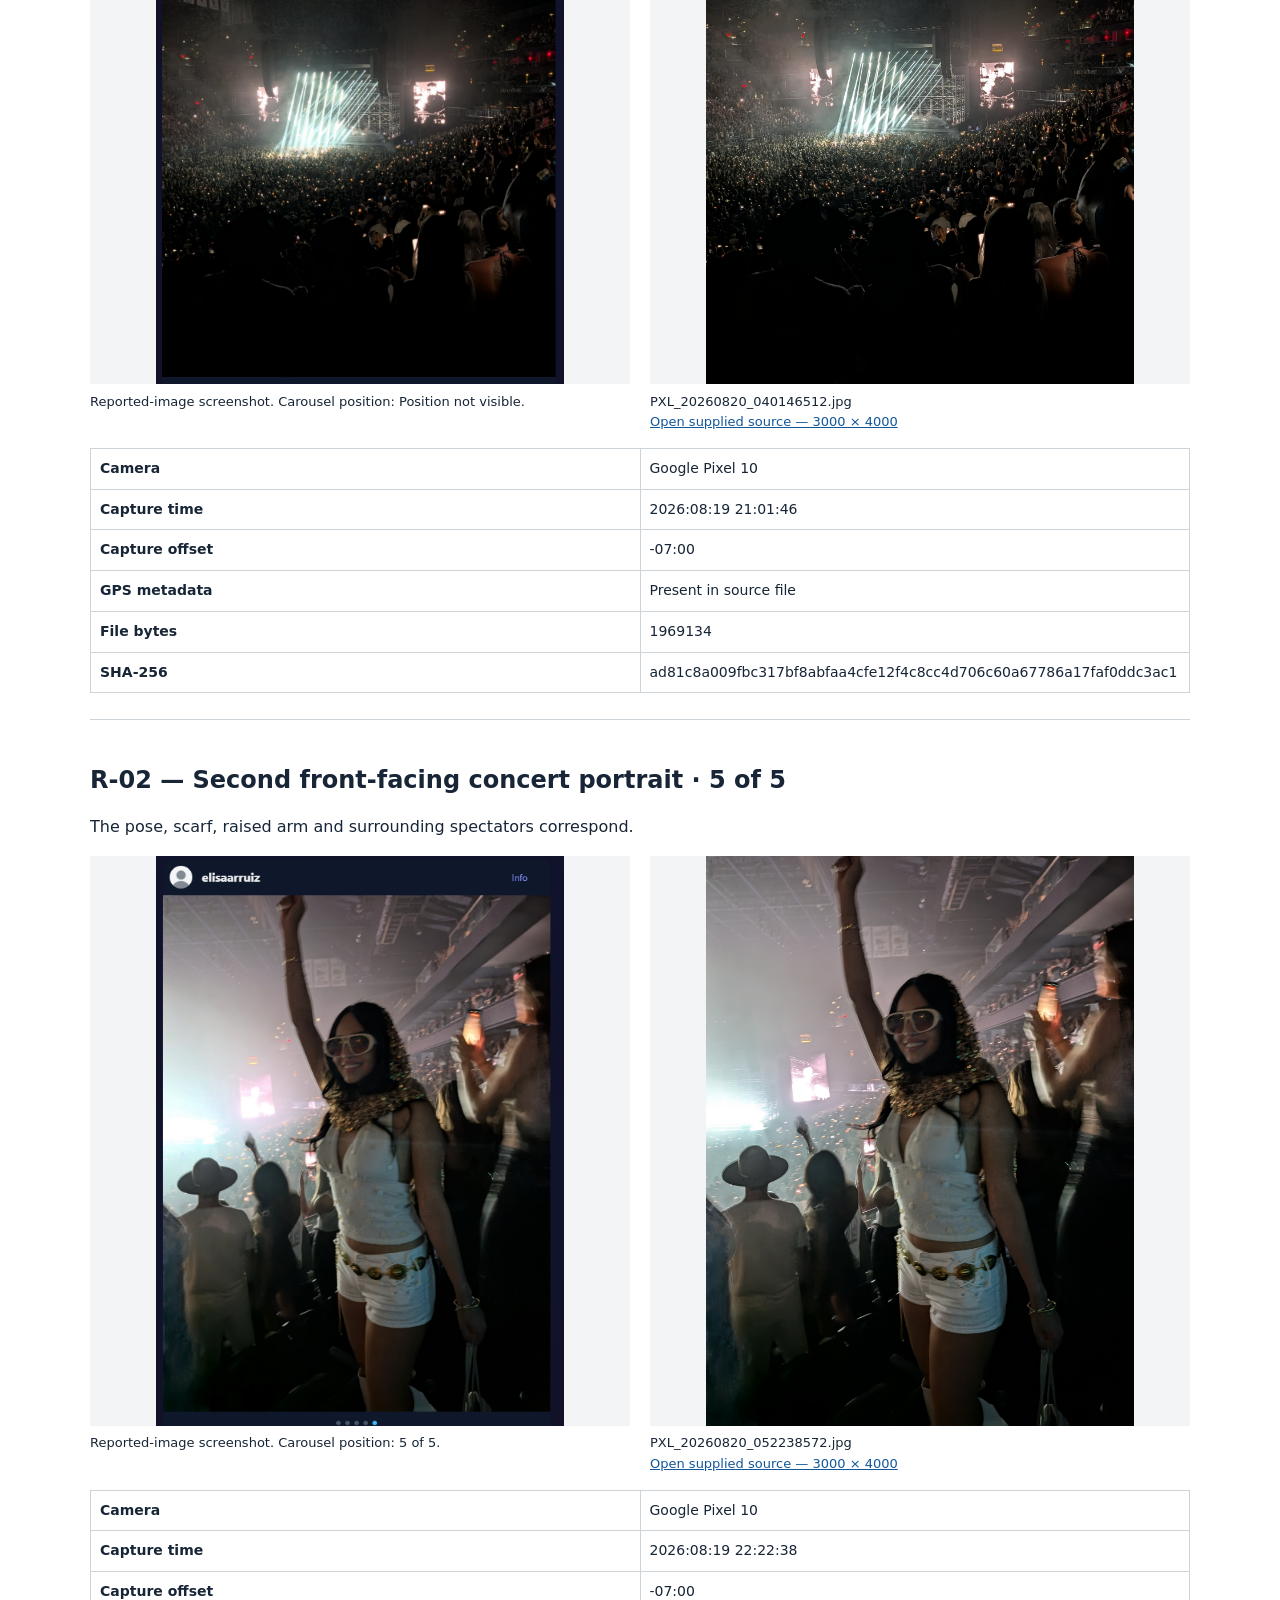
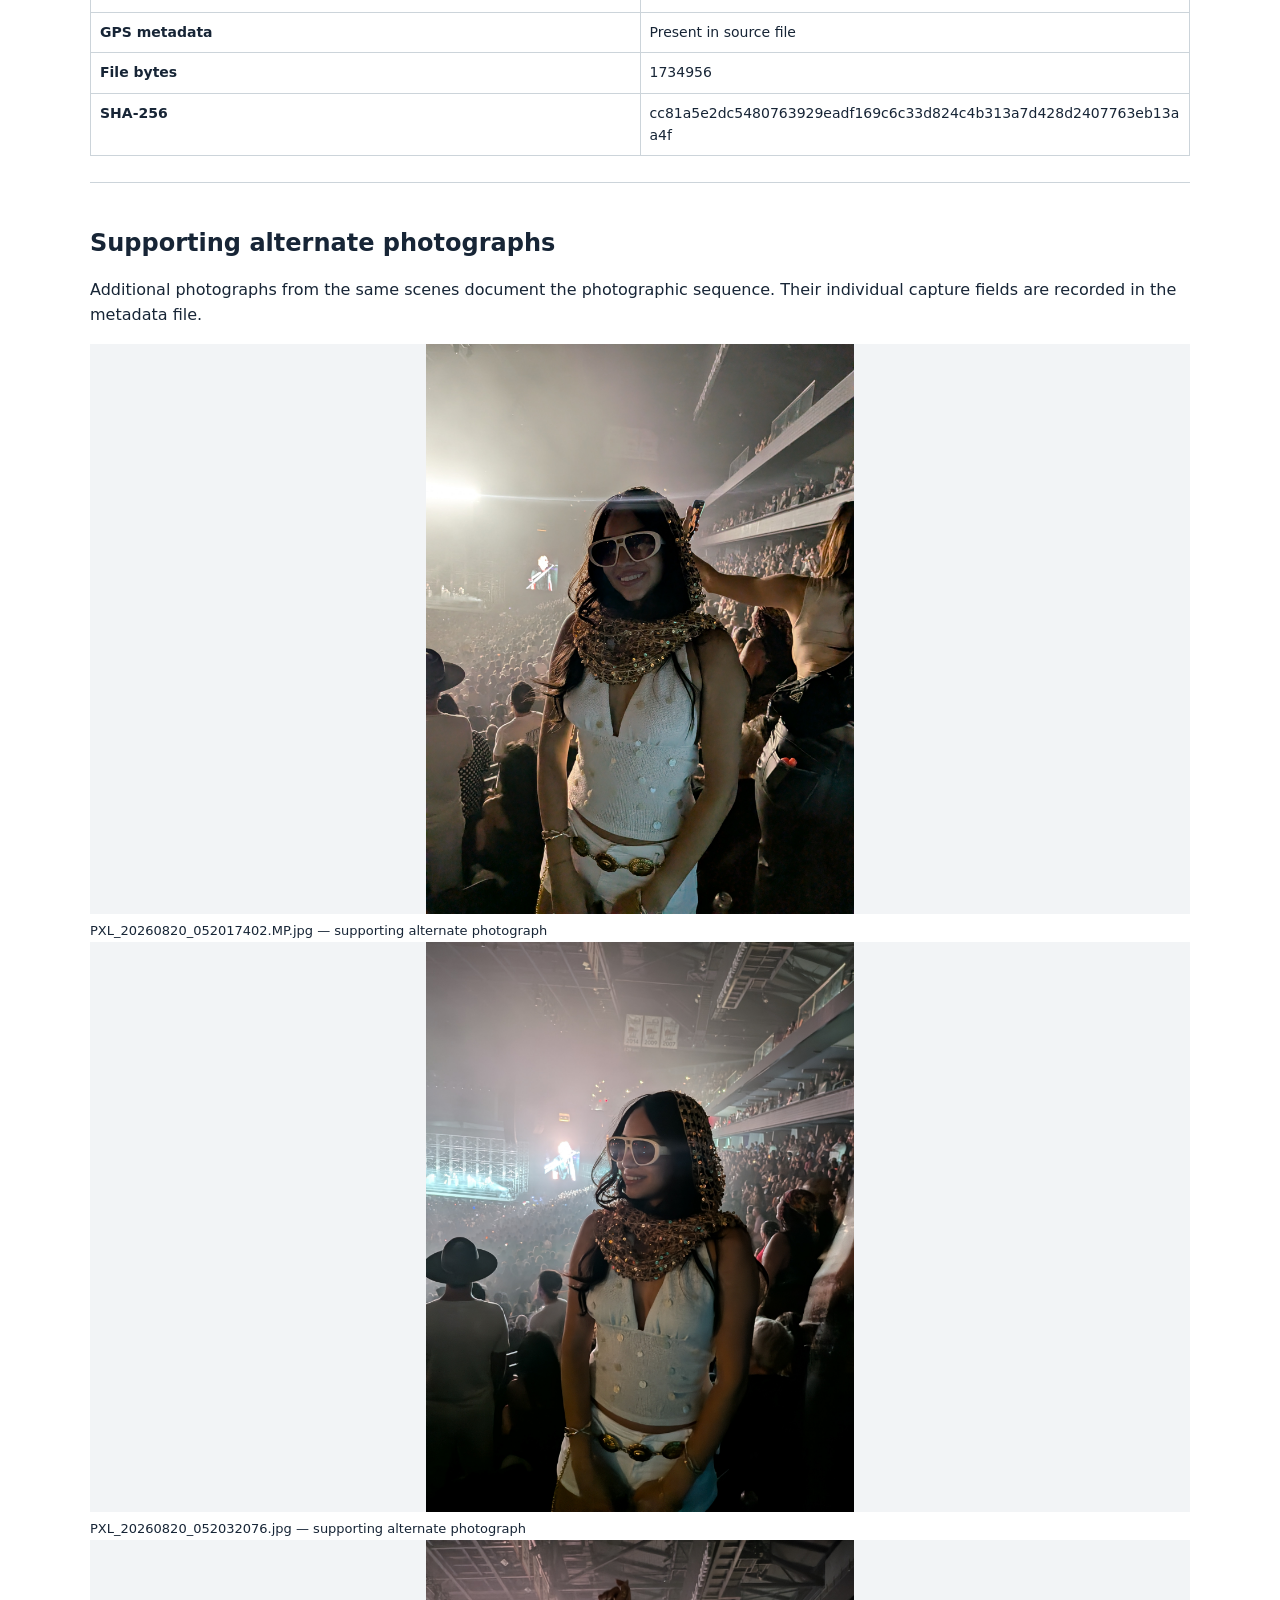
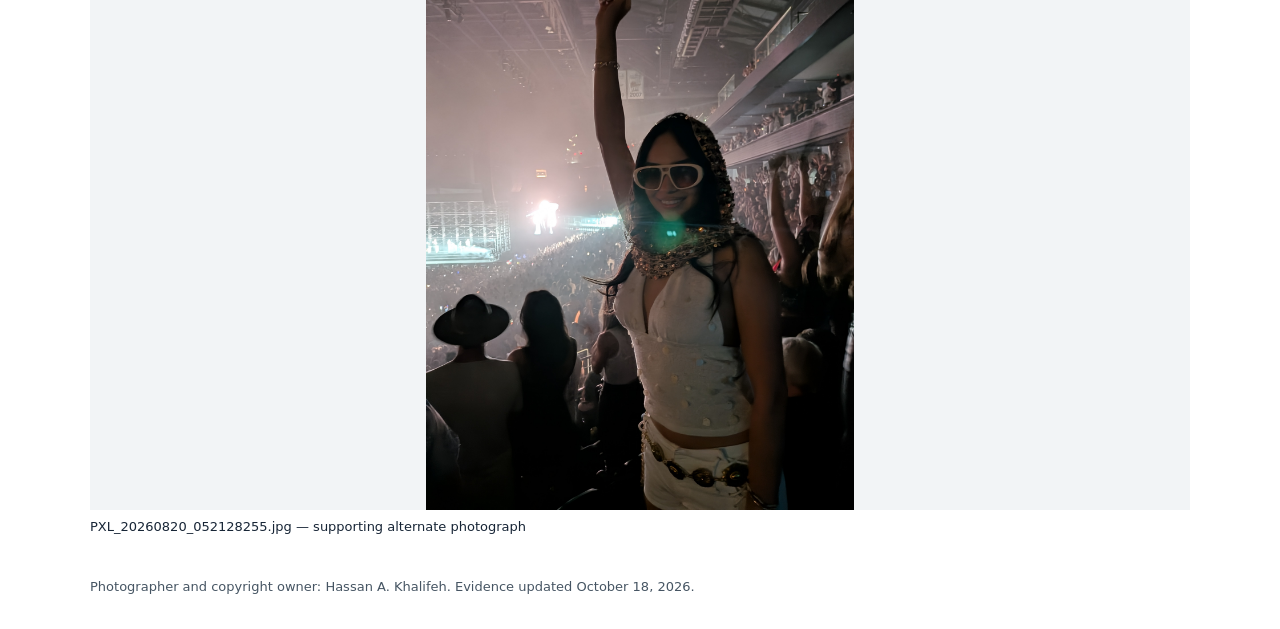
<file: concert-carousel-evidence.html>
<!doctype html><html lang="en"><head><meta charset="utf-8"><meta name="viewport" content="width=device-width,initial-scale=1"><meta name="robots" content="noindex,nofollow,noarchive"><title>Concert copyright evidence</title><style>body{max-width:1100px;margin:32px auto;padding:0 22px;font:16px/1.55 system-ui;color:#172536}h1,h2{line-height:1.2}a{color:#12579a;overflow-wrap:anywhere}.summary{background:#edf4f8;padding:20px}.pair{display:grid;grid-template-columns:1fr 1fr;gap:20px}.pair>*{min-width:0}figure{margin:0}img{width:100%;height:570px;object-fit:contain;background:#f2f4f6}figcaption{font-size:13px;overflow-wrap:anywhere}section{padding:26px 0;border-top:1px solid #ccd4da}table{width:100%;border-collapse:collapse;table-layout:fixed;font-size:14px}td,th{padding:9px;border:1px solid #ccd4da;text-align:left;vertical-align:top;overflow-wrap:anywhere}.small{font-size:13px;color:#465563}@media(max-width:650px){.pair{grid-template-columns:1fr}img{height:auto}td,th{padding:6px;font-size:12px}}@media print{section{break-before:page}img{height:430px}}</style></head><body><h1>Concert carousel — copyright evidence</h1><p><strong>Photographer and copyright owner:</strong> Hassan A. Khalifeh<br><strong>Reported account:</strong> @elisaarruiz<br><strong>Reported post:</strong> <a href="https://www.instagram.com/p/DcUSi8NkuVm/">https://www.instagram.com/p/DcUSi8NkuVm/</a></p><div class="summary">I am the photographer and copyright owner of the four photographs identified below. The reported carousel reproduces them without my authorization. I request removal of the identified unauthorized reproductions. </div><p>Each comparison shows the supplied Instagram screenshot and the corresponding source photograph. Exact source files, available metadata and a downloadable comparison PDF are provided. Supporting alternate photographs appear separately.</p><p><a href="verified-2026-10-17/concert/Concert_Evidence.pdf">Download comparison PDF</a> · <a href="verified-2026-10-17/concert/Source_Metadata.json">Download source metadata and SHA-256 hashes</a></p><p>Capture dates are August 19, 2026 in Arizona (UTC−07:00). The August 20 filename timestamps correspond to UTC.</p><table><tr><th>Carousel image</th><th>Source</th><th>Capture metadata</th></tr><tr><td><a href="#R-01">1 of 5: Side-facing concert portrait</a></td><td>R-01<br>PXL_20260820_052209844.jpg</td><td>2026:08:19 22:22:09<br>-07:00</td></tr><tr><td><a href="#R-03">3 of 5: Front-facing concert portrait</a></td><td>R-03<br>PXL_20260820_052330238.jpg</td><td>2026:08:19 22:23:30<br>-07:00</td></tr><tr><td><a href="#R-04">Position not visible: Arena / stage photograph</a></td><td>R-04<br>PXL_20260820_040146512.jpg</td><td>2026:08:19 21:01:46<br>-07:00</td></tr><tr><td><a href="#R-02">5 of 5: Second front-facing concert portrait</a></td><td>R-02<br>PXL_20260820_052238572.jpg</td><td>2026:08:19 22:22:38<br>-07:00</td></tr></table><section id="R-01"><h2>R-01 — Side-facing concert portrait · 1 of 5</h2><p>The raised arm, scarf, facial position and surrounding spectators correspond.</p><div class="pair"><figure><a href="verified-2026-10-17/concert/screenshots/comparison-45d3bbd852e719ee.png"><img src="verified-2026-10-17/concert/screenshots/comparison-45d3bbd852e719ee.png" alt="Reported Instagram screenshot: Side-facing concert portrait"></a><figcaption>Reported-image screenshot. Carousel position: 1 of 5.</figcaption></figure><figure><a href="verified-2026-10-17/concert/sources/PXL_20260820_052209844.jpg"><img src="verified-2026-10-17/concert/sources/PXL_20260820_052209844.jpg" alt="Corresponding source: Side-facing concert portrait"></a><figcaption>PXL_20260820_052209844.jpg<br><a href="verified-2026-10-17/concert/sources/PXL_20260820_052209844.jpg">Open supplied source — 3000 × 4000</a></figcaption></figure></div><p></p><table><tr><th>Camera</th><td>Google Pixel 10</td></tr><tr><th>Capture time</th><td>2026:08:19 22:22:09</td></tr><tr><th>Capture offset</th><td>-07:00</td></tr><tr><th>GPS metadata</th><td>Present in source file</td></tr><tr><th>File bytes</th><td>1737109</td></tr><tr><th>SHA-256</th><td>a0c17a334f31db6c21266ea638c6f9625a17a4cada040c93a2cb7a6aff34e9b0</td></tr></table></section><section id="R-03"><h2>R-03 — Front-facing concert portrait · 3 of 5</h2><p>The facial expression, raised arm, crowd placement and lighting correspond.</p><div class="pair"><figure><a href="verified-2026-10-17/concert/screenshots/comparison-40b7eefcdb215a8a.png"><img src="verified-2026-10-17/concert/screenshots/comparison-40b7eefcdb215a8a.png" alt="Reported Instagram screenshot: Front-facing concert portrait"></a><figcaption>Reported-image screenshot. Carousel position: 3 of 5.</figcaption></figure><figure><a href="verified-2026-10-17/concert/sources/PXL_20260820_052330238.jpg"><img src="verified-2026-10-17/concert/sources/PXL_20260820_052330238.jpg" alt="Corresponding source: Front-facing concert portrait"></a><figcaption>PXL_20260820_052330238.jpg<br><a href="verified-2026-10-17/concert/sources/PXL_20260820_052330238.jpg">Open supplied source — 3000 × 4000</a></figcaption></figure></div><p></p><table><tr><th>Camera</th><td>Google Pixel 10</td></tr><tr><th>Capture time</th><td>2026:08:19 22:23:30</td></tr><tr><th>Capture offset</th><td>-07:00</td></tr><tr><th>GPS metadata</th><td>Present in source file</td></tr><tr><th>File bytes</th><td>2148720</td></tr><tr><th>SHA-256</th><td>ea47ff13bf3bdd43e6c2c798e3174a993c3b88c78ae9fd02cc72a93e4414f6be</td></tr></table></section><section id="R-04"><h2>R-04 — Arena / stage photograph · Position not visible</h2><p>The stage beam pattern, roof structure, screens and audience details correspond. The screenshot does not show a readable carousel position.</p><div class="pair"><figure><a href="verified-2026-10-17/concert/screenshots/comparison-46074837127e52fd.png"><img src="verified-2026-10-17/concert/screenshots/comparison-46074837127e52fd.png" alt="Reported Instagram screenshot: Arena / stage photograph"></a><figcaption>Reported-image screenshot. Carousel position: Position not visible.</figcaption></figure><figure><a href="verified-2026-10-17/concert/sources/PXL_20260820_040146512.jpg"><img src="verified-2026-10-17/concert/sources/PXL_20260820_040146512.jpg" alt="Corresponding source: Arena / stage photograph"></a><figcaption>PXL_20260820_040146512.jpg<br><a href="verified-2026-10-17/concert/sources/PXL_20260820_040146512.jpg">Open supplied source — 3000 × 4000</a></figcaption></figure></div><p></p><table><tr><th>Camera</th><td>Google Pixel 10</td></tr><tr><th>Capture time</th><td>2026:08:19 21:01:46</td></tr><tr><th>Capture offset</th><td>-07:00</td></tr><tr><th>GPS metadata</th><td>Present in source file</td></tr><tr><th>File bytes</th><td>1969134</td></tr><tr><th>SHA-256</th><td>ad81c8a009fbc317bf8abfaa4cfe12f4c8cc4d706c60a67786a17faf0ddc3ac1</td></tr></table></section><section id="R-02"><h2>R-02 — Second front-facing concert portrait · 5 of 5</h2><p>The pose, scarf, raised arm and surrounding spectators correspond.</p><div class="pair"><figure><a href="verified-2026-10-17/concert/screenshots/comparison-d8379d971f475c06.png"><img src="verified-2026-10-17/concert/screenshots/comparison-d8379d971f475c06.png" alt="Reported Instagram screenshot: Second front-facing concert portrait"></a><figcaption>Reported-image screenshot. Carousel position: 5 of 5.</figcaption></figure><figure><a href="verified-2026-10-17/concert/sources/PXL_20260820_052238572.jpg"><img src="verified-2026-10-17/concert/sources/PXL_20260820_052238572.jpg" alt="Corresponding source: Second front-facing concert portrait"></a><figcaption>PXL_20260820_052238572.jpg<br><a href="verified-2026-10-17/concert/sources/PXL_20260820_052238572.jpg">Open supplied source — 3000 × 4000</a></figcaption></figure></div><p></p><table><tr><th>Camera</th><td>Google Pixel 10</td></tr><tr><th>Capture time</th><td>2026:08:19 22:22:38</td></tr><tr><th>Capture offset</th><td>-07:00</td></tr><tr><th>GPS metadata</th><td>Present in source file</td></tr><tr><th>File bytes</th><td>1734956</td></tr><tr><th>SHA-256</th><td>cc81a5e2dc5480763929eadf169c6c33d824c4b313a7d428d2407763eb13aa4f</td></tr></table></section><section><h2>Supporting alternate photographs</h2><p>Additional photographs from the same scenes document the photographic sequence. Their individual capture fields are recorded in the metadata file.</p><figure><a href="verified-2026-10-17/concert/supporting/PXL_20260820_052017402.MP.jpg"><img loading="lazy" src="verified-2026-10-17/concert/supporting/PXL_20260820_052017402.MP.jpg" alt="Supporting alternate frame"></a><figcaption>PXL_20260820_052017402.MP.jpg — supporting alternate photograph</figcaption></figure><figure><a href="verified-2026-10-17/concert/supporting/PXL_20260820_052032076.jpg"><img loading="lazy" src="verified-2026-10-17/concert/supporting/PXL_20260820_052032076.jpg" alt="Supporting alternate frame"></a><figcaption>PXL_20260820_052032076.jpg — supporting alternate photograph</figcaption></figure><figure><a href="verified-2026-10-17/concert/supporting/PXL_20260820_052128255.jpg"><img loading="lazy" src="verified-2026-10-17/concert/supporting/PXL_20260820_052128255.jpg" alt="Supporting alternate frame"></a><figcaption>PXL_20260820_052128255.jpg — supporting alternate photograph</figcaption></figure></section><p class="small">Photographer and copyright owner: Hassan A. Khalifeh. Evidence updated October 18, 2026.</p></body></html>
</file>
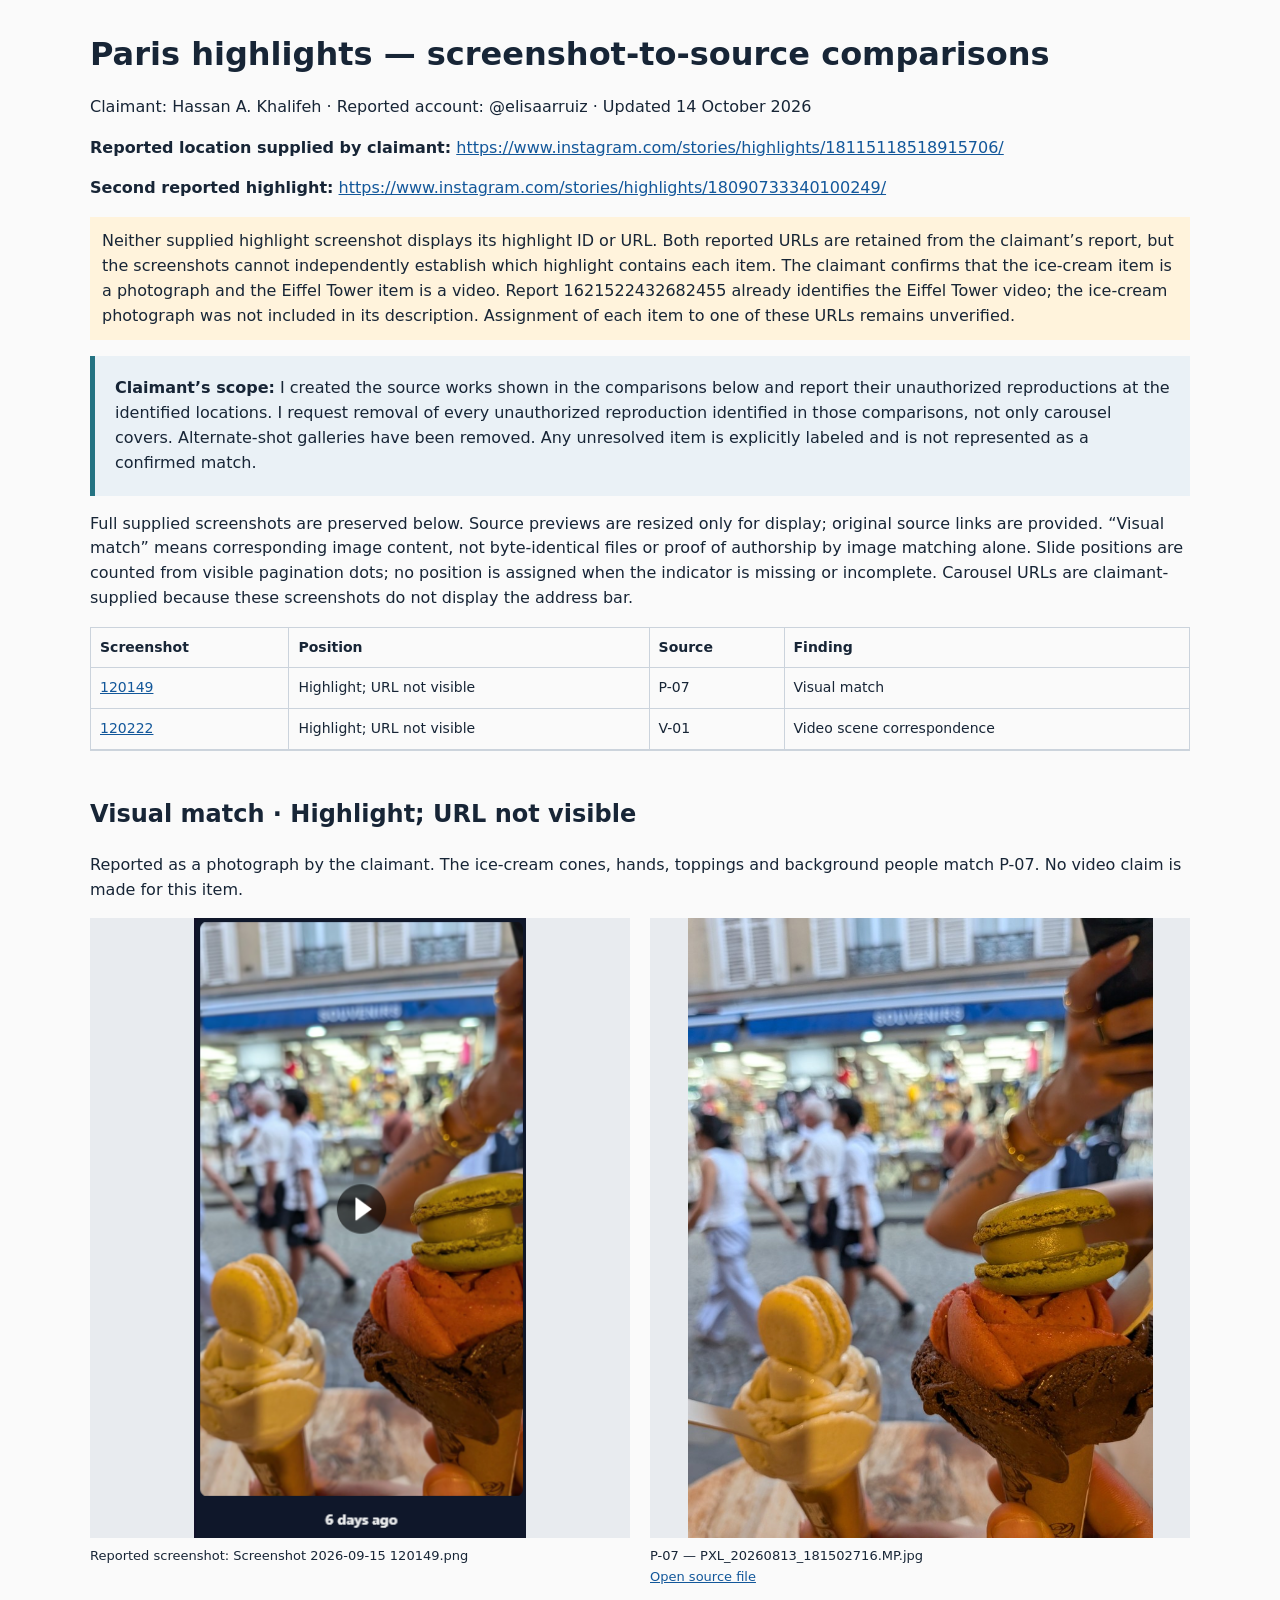
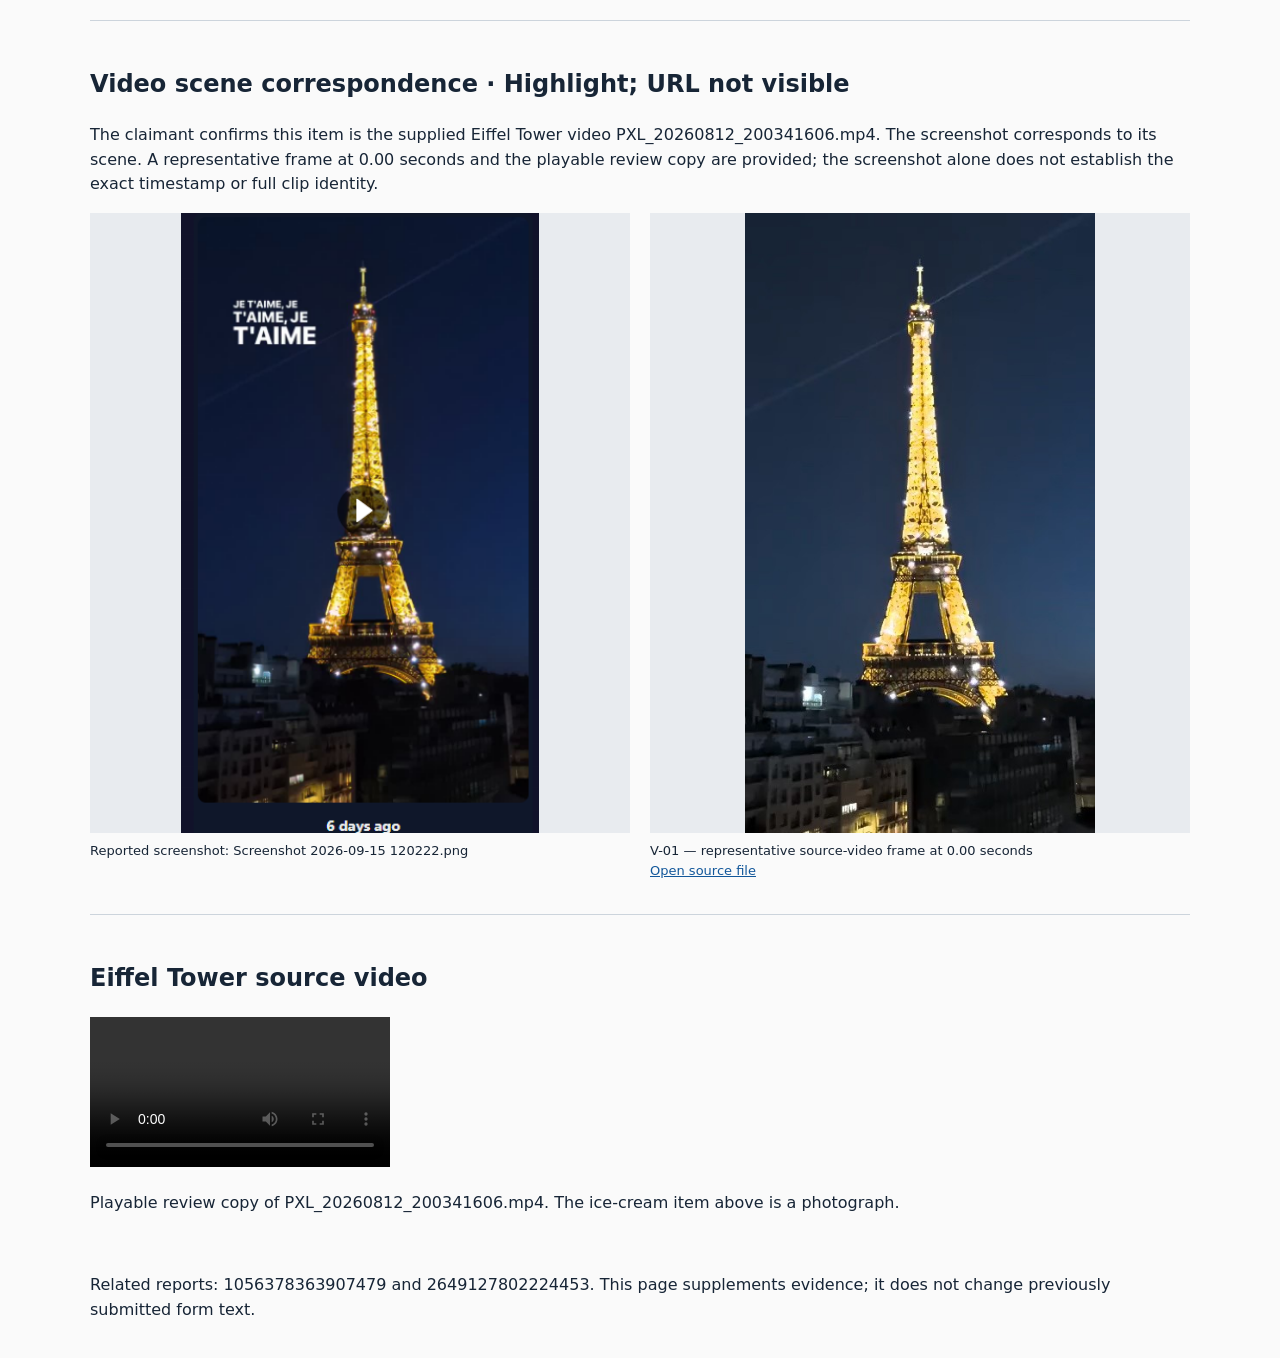
<file: highlights-video-evidence.html>
<!doctype html><html lang="en"><head><meta charset="utf-8"><meta name="viewport" content="width=device-width,initial-scale=1"><meta name="robots" content="noindex,nofollow,noarchive"><title>Paris highlights</title><style>body{max-width:1100px;margin:35px auto;padding:0 22px;font:16px/1.55 system-ui;color:#172536;background:#fafafa}h1{font-size:32px;line-height:1.2}h2{font-size:24px}a{color:#12579a;overflow-wrap:anywhere}.box{padding:20px;background:#eaf1f6;border-left:5px solid #247382}.pair{display:grid;grid-template-columns:1fr 1fr;gap:20px}figure{margin:0}img{display:block;width:100%;height:620px;object-fit:contain;background:#e8ebef}figcaption{font-size:13px;overflow-wrap:anywhere;padding:8px 0}section{padding:25px 0;border-top:1px solid #ccd4dc}table{border-collapse:collapse;width:100%;font-size:14px}td,th{border:1px solid #cbd3dc;padding:9px;text-align:left;vertical-align:top;overflow-wrap:anywhere}.warn{background:#fff3dc;padding:12px}.thumb{height:320px}video{max-height:580px;max-width:100%}@media(max-width:650px){.pair{grid-template-columns:1fr}img{height:auto}}@media print{section{break-before:page}img{height:480px}}</style></head><body><h1>Paris highlights — screenshot-to-source comparisons</h1><p>Claimant: Hassan A. Khalifeh · Reported account: @elisaarruiz · Updated 14 October 2026</p><p><b>Reported location supplied by claimant:</b> <a href="https://www.instagram.com/stories/highlights/18115118518915706/">https://www.instagram.com/stories/highlights/18115118518915706/</a></p><p><b>Second reported highlight:</b> <a href="https://www.instagram.com/stories/highlights/18090733340100249/">https://www.instagram.com/stories/highlights/18090733340100249/</a></p><p class="warn">Neither supplied highlight screenshot displays its highlight ID or URL. Both reported URLs are retained from the claimant’s report, but the screenshots cannot independently establish which highlight contains each item. The claimant confirms that the ice-cream item is a photograph and the Eiffel Tower item is a video. Report 1621522432682455 already identifies the Eiffel Tower video; the ice-cream photograph was not included in its description. Assignment of each item to one of these URLs remains unverified.</p><div class="box"><b>Claimant’s scope:</b> I created the source works shown in the comparisons below and report their unauthorized reproductions at the identified locations. I request removal of every unauthorized reproduction identified in those comparisons, not only carousel covers. Alternate-shot galleries have been removed. Any unresolved item is explicitly labeled and is not represented as a confirmed match.</div><p>Full supplied screenshots are preserved below. Source previews are resized only for display; original source links are provided. “Visual match” means corresponding image content, not byte-identical files or proof of authorship by image matching alone. Slide positions are counted from visible pagination dots; no position is assigned when the indicator is missing or incomplete. Carousel URLs are claimant-supplied because these screenshots do not display the address bar.</p><table><tr><th>Screenshot</th><th>Position</th><th>Source</th><th>Finding</th></tr><tr><td><a href="#s120149">120149</a></td><td>Highlight; URL not visible</td><td>P-07</td><td>Visual match</td></tr><tr><td><a href="#s120222">120222</a></td><td>Highlight; URL not visible</td><td>V-01</td><td>Video scene correspondence</td></tr></table><section id="s120149"><h2>Visual match · Highlight; URL not visible</h2><p>Reported as a photograph by the claimant. The ice-cream cones, hands, toppings and background people match P-07. No video claim is made for this item.</p><div class="pair"><figure><img src="comparison-147a31ef58479264.png" alt="Reported screenshot: Screenshot 2026-09-15 120149.png"><figcaption>Reported screenshot: Screenshot 2026-09-15 120149.png</figcaption></figure><figure><img src="comparison-8d1e328ebd8607b0.jpg" alt="P-07 — PXL_20260813_181502716.MP.jpg"><figcaption>P-07 — PXL_20260813_181502716.MP.jpg<br><a href="https://sounakelly.github.io/copyright-evidence-1056378363907479/PXL_20260813_181502716.MP.jpg">Open source file</a></figcaption></figure></div></section><section id="s120222"><h2>Video scene correspondence · Highlight; URL not visible</h2><p>The claimant confirms this item is the supplied Eiffel Tower video PXL_20260812_200341606.mp4. The screenshot corresponds to its scene. A representative frame at 0.00 seconds and the playable review copy are provided; the screenshot alone does not establish the exact timestamp or full clip identity.</p><div class="pair"><figure><img src="comparison-4dbca6626275dfae.png" alt="Reported screenshot: Screenshot 2026-09-15 120222.png"><figcaption>Reported screenshot: Screenshot 2026-09-15 120222.png</figcaption></figure><figure><img src="comparison-3ad066fb927cf2c8.jpg" alt="V-01 — representative source-video frame at 0.00 seconds"><figcaption>V-01 — representative source-video frame at 0.00 seconds<br><a href="https://sounakelly.github.io/copyright-evidence-1056378363907479/PXL_20260812_200341606_EMAIL_REVIEW_COPY.mp4">Open source file</a></figcaption></figure></div></section><section><h2>Eiffel Tower source video</h2><video controls preload="metadata" src="https://sounakelly.github.io/copyright-evidence-1056378363907479/PXL_20260812_200341606_EMAIL_REVIEW_COPY.mp4"></video><p>Playable review copy of PXL_20260812_200341606.mp4. The ice-cream item above is a photograph.</p></section><p>Related reports: 1056378363907479 and 2649127802224453. This page supplements evidence; it does not change previously submitted form text.</p></body></html>
</file>
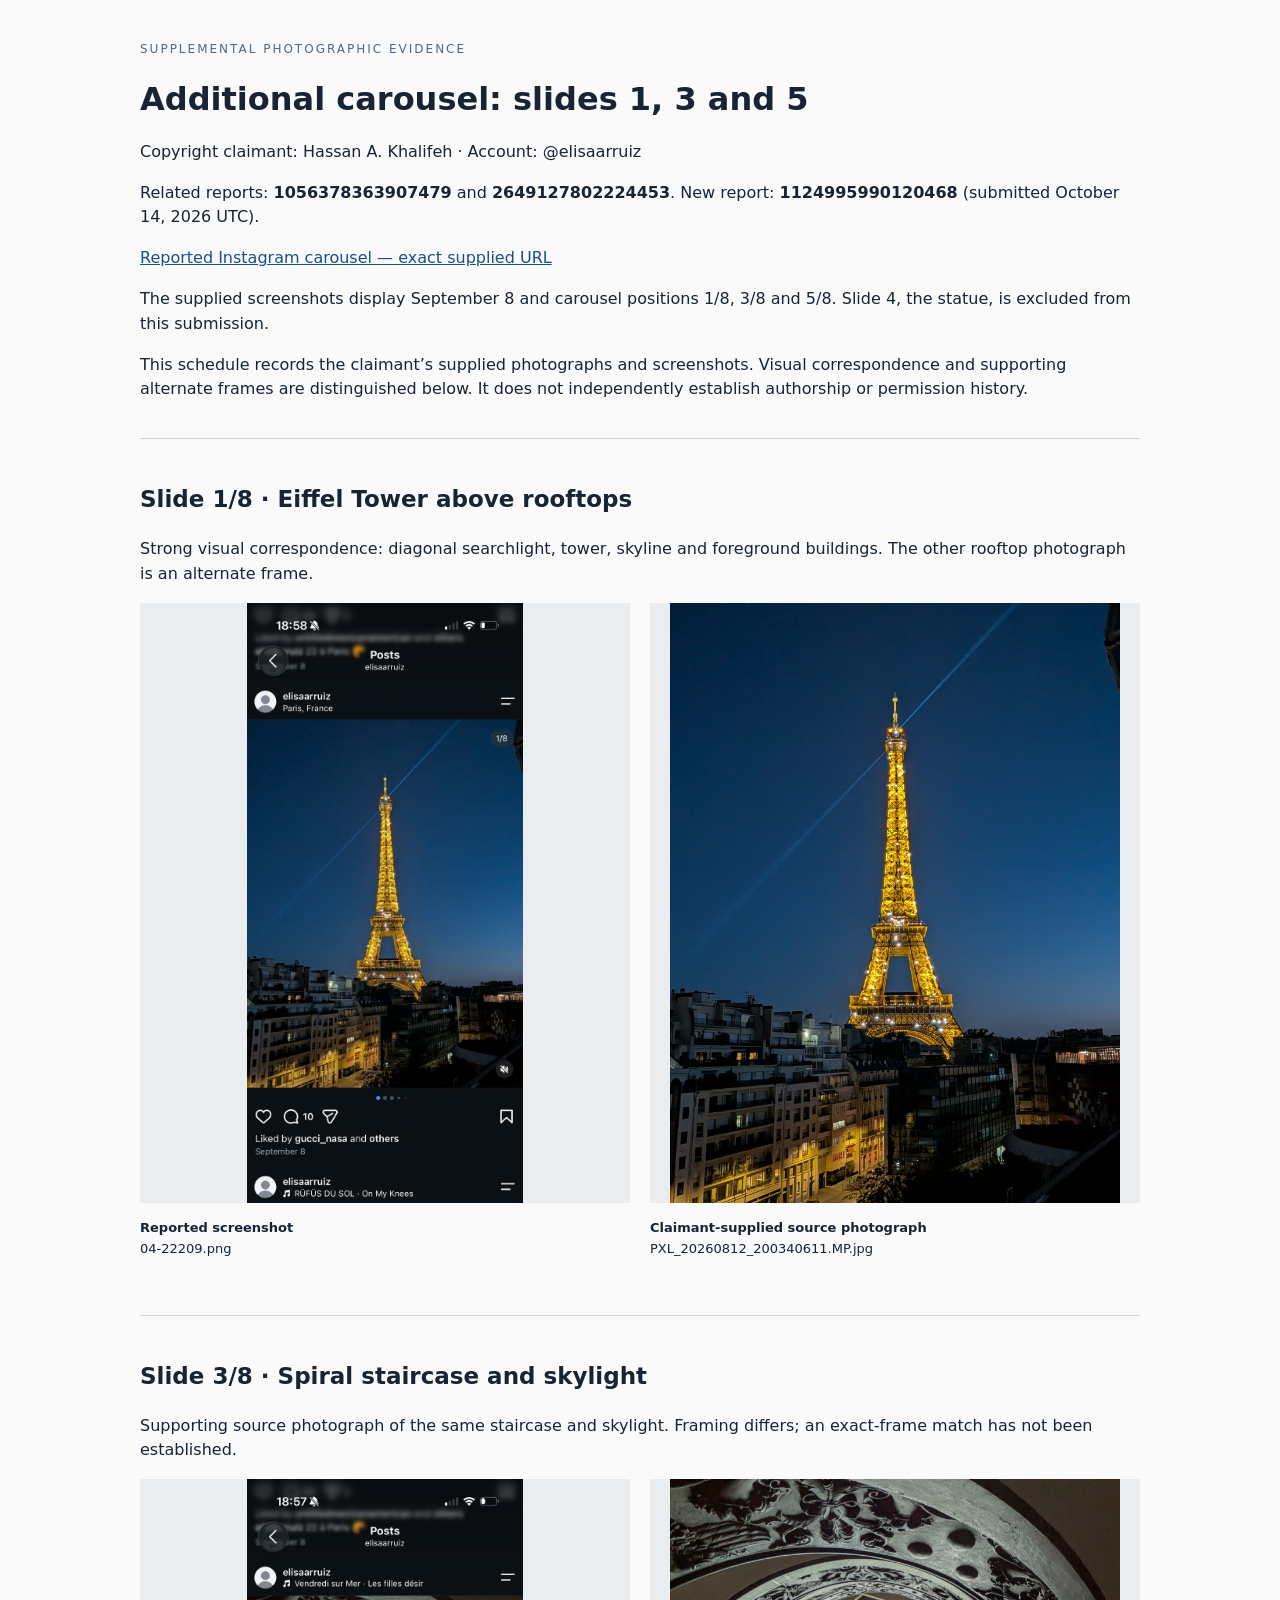
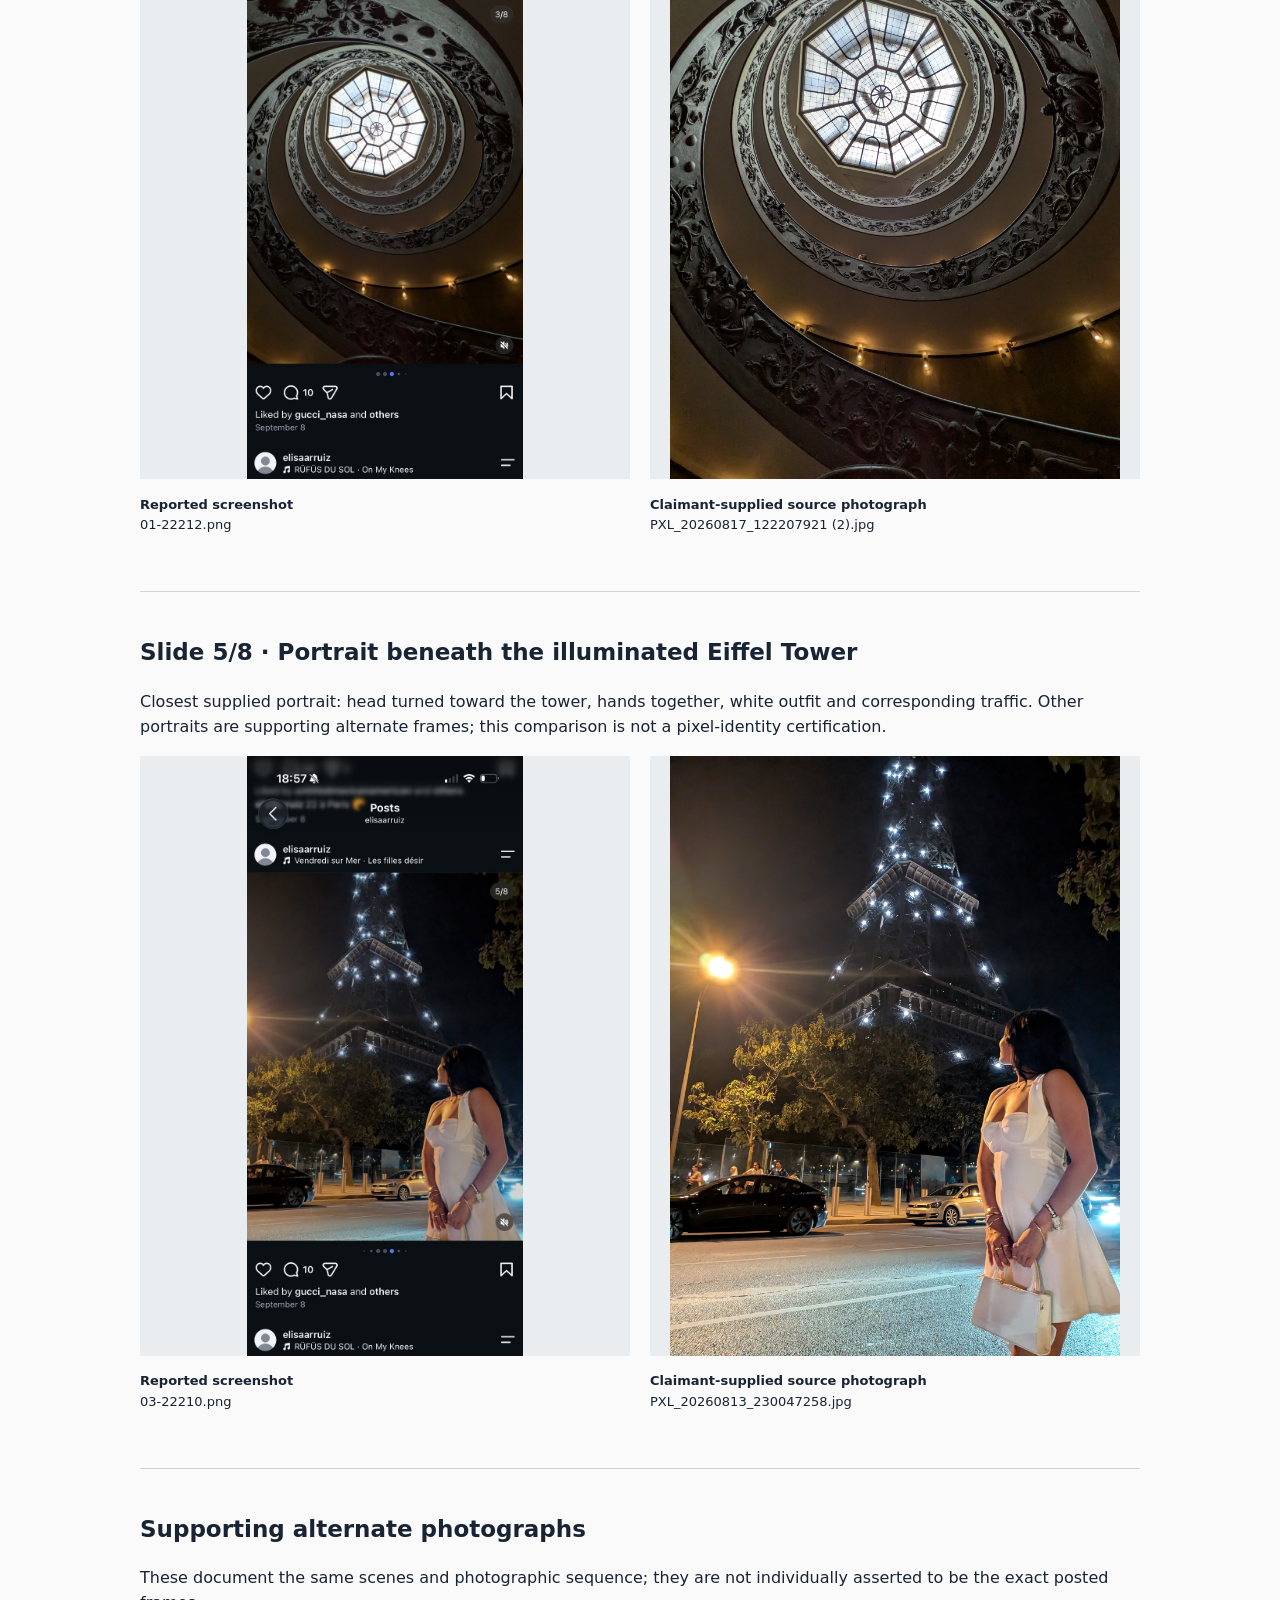
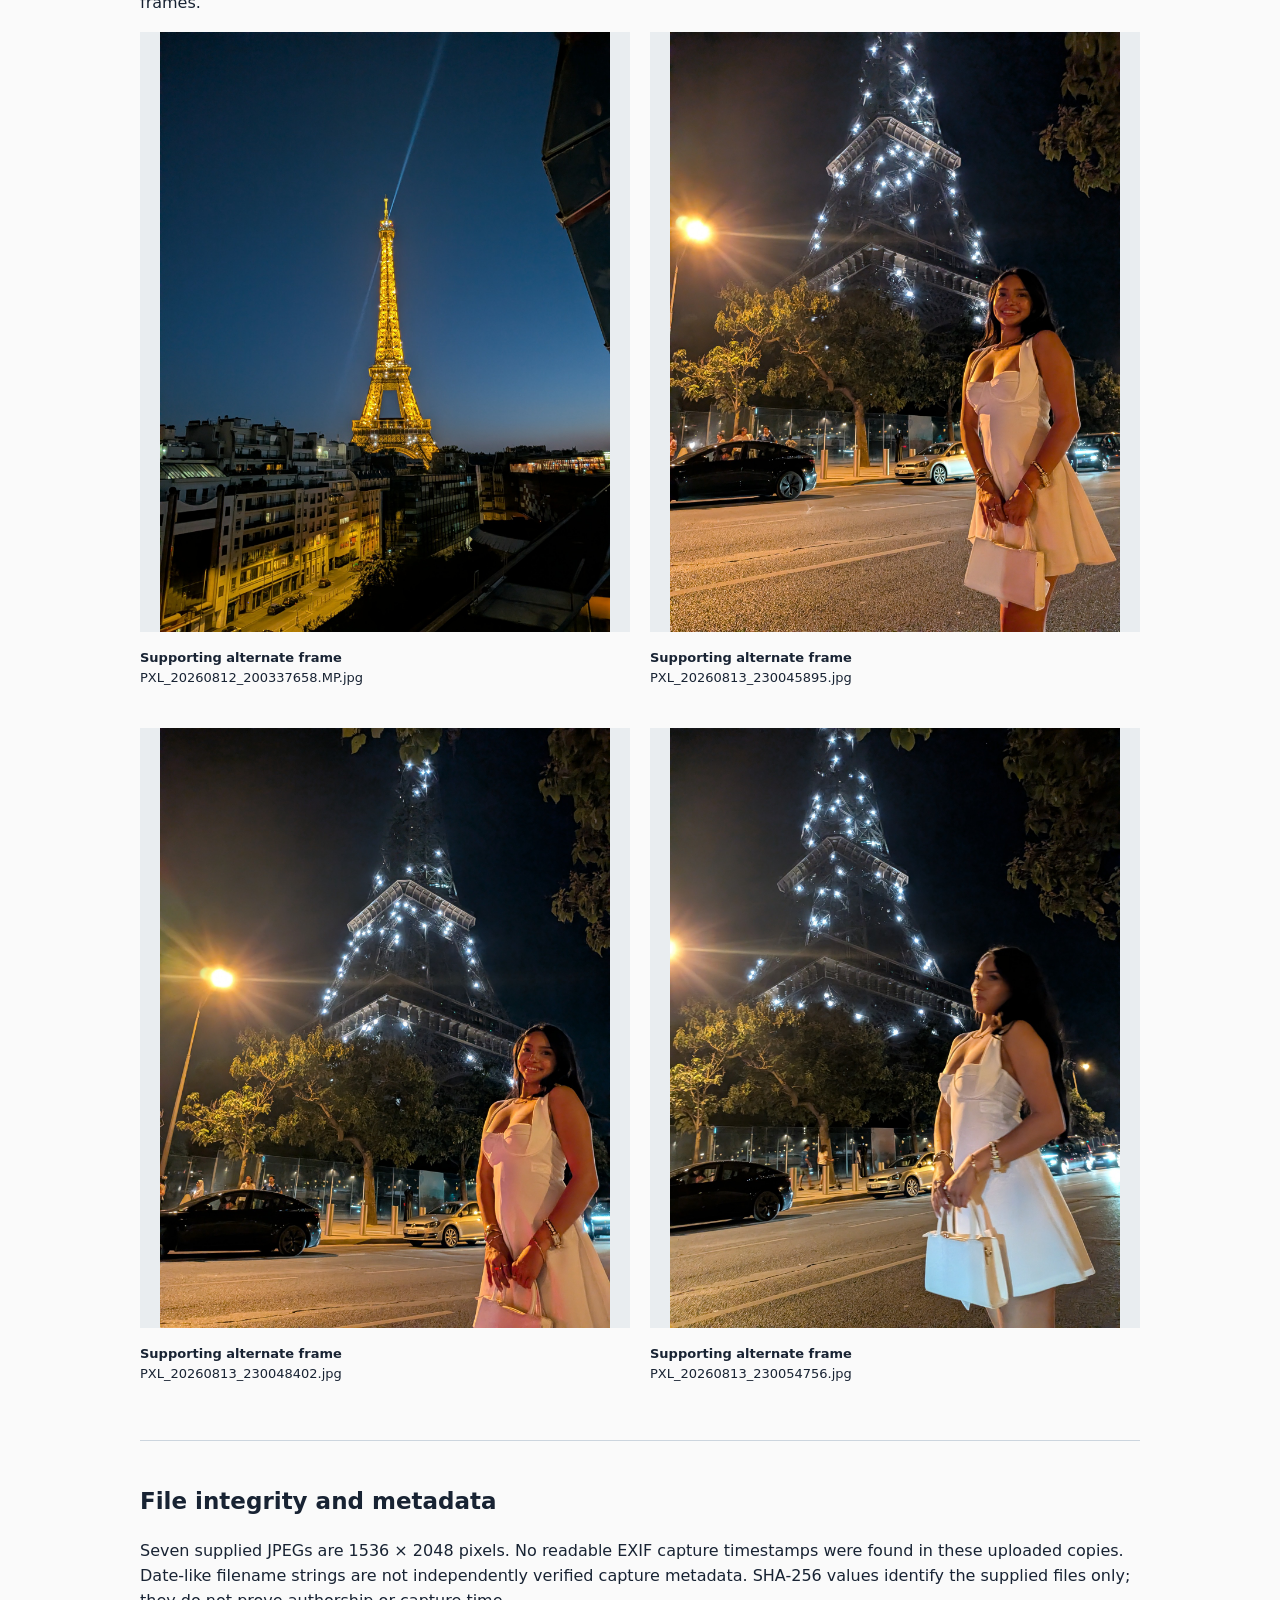
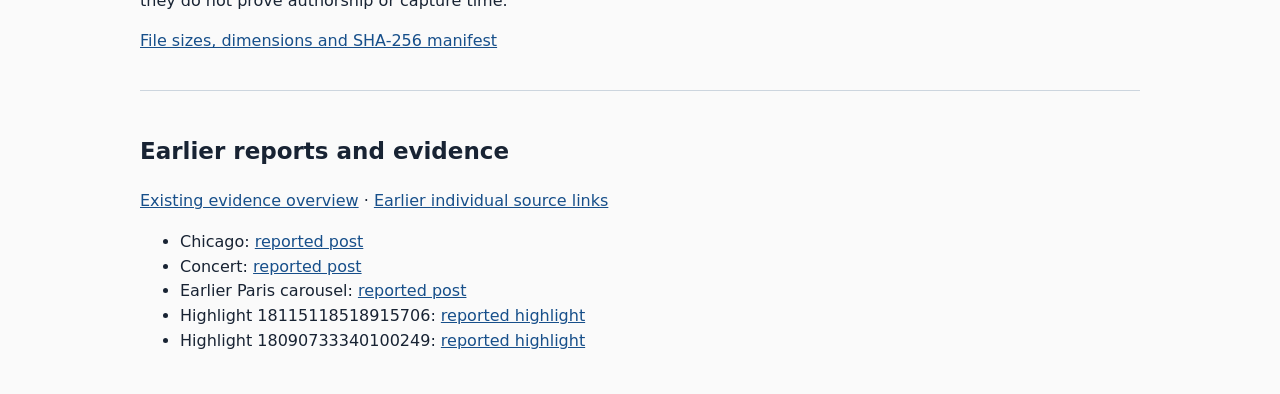
<file: new-paris-carousel.html>
<!doctype html><html lang="en"><head><meta charset="utf-8"><meta name="viewport" content="width=device-width,initial-scale=1"><meta name="robots" content="noindex,nofollow,noarchive"><title>Additional carousel evidence — Hassan A. Khalifeh</title><style>body{max-width:1000px;margin:40px auto;padding:0 24px;font:16px/1.55 system-ui;color:#182333;background:#fafafa}h1{font-size:32px;line-height:1.2}h2{font-size:23px}.eyebrow{color:#54687a;text-transform:uppercase;font-size:12px;letter-spacing:2px}section{margin-top:36px;padding-top:24px;border-top:1px solid #ccd5de}.pair,.gallery{display:grid;grid-template-columns:1fr 1fr;gap:20px}figure{margin:0;min-width:0}img{width:100%;height:600px;object-fit:contain;background:#e9edf0}figcaption{font-size:13px;overflow-wrap:anywhere;margin:8px 0 20px}a{color:#174f8a;overflow-wrap:anywhere}@media(max-width:650px){.pair,.gallery{grid-template-columns:1fr}img{height:auto}}@media print{section{break-before:page}img{max-height:650px}}</style></head><body><p class="eyebrow">Supplemental photographic evidence</p><h1>Additional carousel: slides 1, 3 and 5</h1><p>Copyright claimant: Hassan A. Khalifeh · Account: @elisaarruiz</p><p>Related reports: <b>1056378363907479</b> and <b>2649127802224453</b>. New report: <b>1124995990120468</b> (submitted October 14, 2026 UTC).</p><p><a href="https://www.instagram.com/p/DdC83ZjmQ8L3T-qntcWNXXEWJxM2aeor6m0Z3Q0/">Reported Instagram carousel — exact supplied URL</a></p><p>The supplied screenshots display September 8 and carousel positions 1/8, 3/8 and 5/8. Slide 4, the statue, is excluded from this submission.</p><p>This schedule records the claimant’s supplied photographs and screenshots. Visual correspondence and supporting alternate frames are distinguished below. It does not independently establish authorship or permission history.</p><section><h2>Slide 1/8 · Eiffel Tower above rooftops</h2><p>Strong visual correspondence: diagonal searchlight, tower, skyline and foreground buildings. The other rooftop photograph is an alternate frame.</p><div class="pair"><figure><a href="04-22209.png"><img src="04-22209.png" alt="Reported screenshot"></a><figcaption><b>Reported screenshot</b><br>04-22209.png</figcaption></figure><figure><a href="PXL_20260812_200340611.MP.jpg"><img src="PXL_20260812_200340611.MP.jpg" alt="Claimant-supplied source photograph"></a><figcaption><b>Claimant-supplied source photograph</b><br>PXL_20260812_200340611.MP.jpg</figcaption></figure></div></section><section><h2>Slide 3/8 · Spiral staircase and skylight</h2><p>Supporting source photograph of the same staircase and skylight. Framing differs; an exact-frame match has not been established.</p><div class="pair"><figure><a href="01-22212.png"><img src="01-22212.png" alt="Reported screenshot"></a><figcaption><b>Reported screenshot</b><br>01-22212.png</figcaption></figure><figure><a href="PXL_20260817_122207921 (2).jpg"><img src="PXL_20260817_122207921 (2).jpg" alt="Claimant-supplied source photograph"></a><figcaption><b>Claimant-supplied source photograph</b><br>PXL_20260817_122207921 (2).jpg</figcaption></figure></div></section><section><h2>Slide 5/8 · Portrait beneath the illuminated Eiffel Tower</h2><p>Closest supplied portrait: head turned toward the tower, hands together, white outfit and corresponding traffic. Other portraits are supporting alternate frames; this comparison is not a pixel-identity certification.</p><div class="pair"><figure><a href="03-22210.png"><img src="03-22210.png" alt="Reported screenshot"></a><figcaption><b>Reported screenshot</b><br>03-22210.png</figcaption></figure><figure><a href="PXL_20260813_230047258.jpg"><img src="PXL_20260813_230047258.jpg" alt="Claimant-supplied source photograph"></a><figcaption><b>Claimant-supplied source photograph</b><br>PXL_20260813_230047258.jpg</figcaption></figure></div></section><section><h2>Supporting alternate photographs</h2><p>These document the same scenes and photographic sequence; they are not individually asserted to be the exact posted frames.</p><div class="gallery"><figure><a href="PXL_20260812_200337658.MP.jpg"><img src="PXL_20260812_200337658.MP.jpg" alt="Supporting alternate frame"></a><figcaption><b>Supporting alternate frame</b><br>PXL_20260812_200337658.MP.jpg</figcaption></figure><figure><a href="PXL_20260813_230045895.jpg"><img src="PXL_20260813_230045895.jpg" alt="Supporting alternate frame"></a><figcaption><b>Supporting alternate frame</b><br>PXL_20260813_230045895.jpg</figcaption></figure><figure><a href="PXL_20260813_230048402.jpg"><img src="PXL_20260813_230048402.jpg" alt="Supporting alternate frame"></a><figcaption><b>Supporting alternate frame</b><br>PXL_20260813_230048402.jpg</figcaption></figure><figure><a href="PXL_20260813_230054756.jpg"><img src="PXL_20260813_230054756.jpg" alt="Supporting alternate frame"></a><figcaption><b>Supporting alternate frame</b><br>PXL_20260813_230054756.jpg</figcaption></figure></div></section><section><h2>File integrity and metadata</h2><p>Seven supplied JPEGs are 1536 × 2048 pixels. No readable EXIF capture timestamps were found in these uploaded copies. Date-like filename strings are not independently verified capture metadata. SHA-256 values identify the supplied files only; they do not prove authorship or capture time.</p><p><a href="paris-file-manifest.json">File sizes, dimensions and SHA-256 manifest</a></p></section><section><h2>Earlier reports and evidence</h2><p><a href="https://sounakelly.github.io/copyright-evidence-1056378363907479/">Existing evidence overview</a> · <a href="https://sounakelly.github.io/copyright-evidence-1056378363907479/photo-links.html">Earlier individual source links</a></p><ul><li>Chicago: <a href="https://www.instagram.com/p/Daf5B3SGzzi/">reported post</a></li><li>Concert: <a href="https://www.instagram.com/p/DcUSi8NkuVm/">reported post</a></li><li>Earlier Paris carousel: <a href="https://www.instagram.com/p/DdC9DmTmZWz/">reported post</a></li><li>Highlight 18115118518915706: <a href="https://www.instagram.com/stories/highlights/18115118518915706/">reported highlight</a></li><li>Highlight 18090733340100249: <a href="https://www.instagram.com/stories/highlights/18090733340100249/">reported highlight</a></li></ul></section></body></html>
</file>
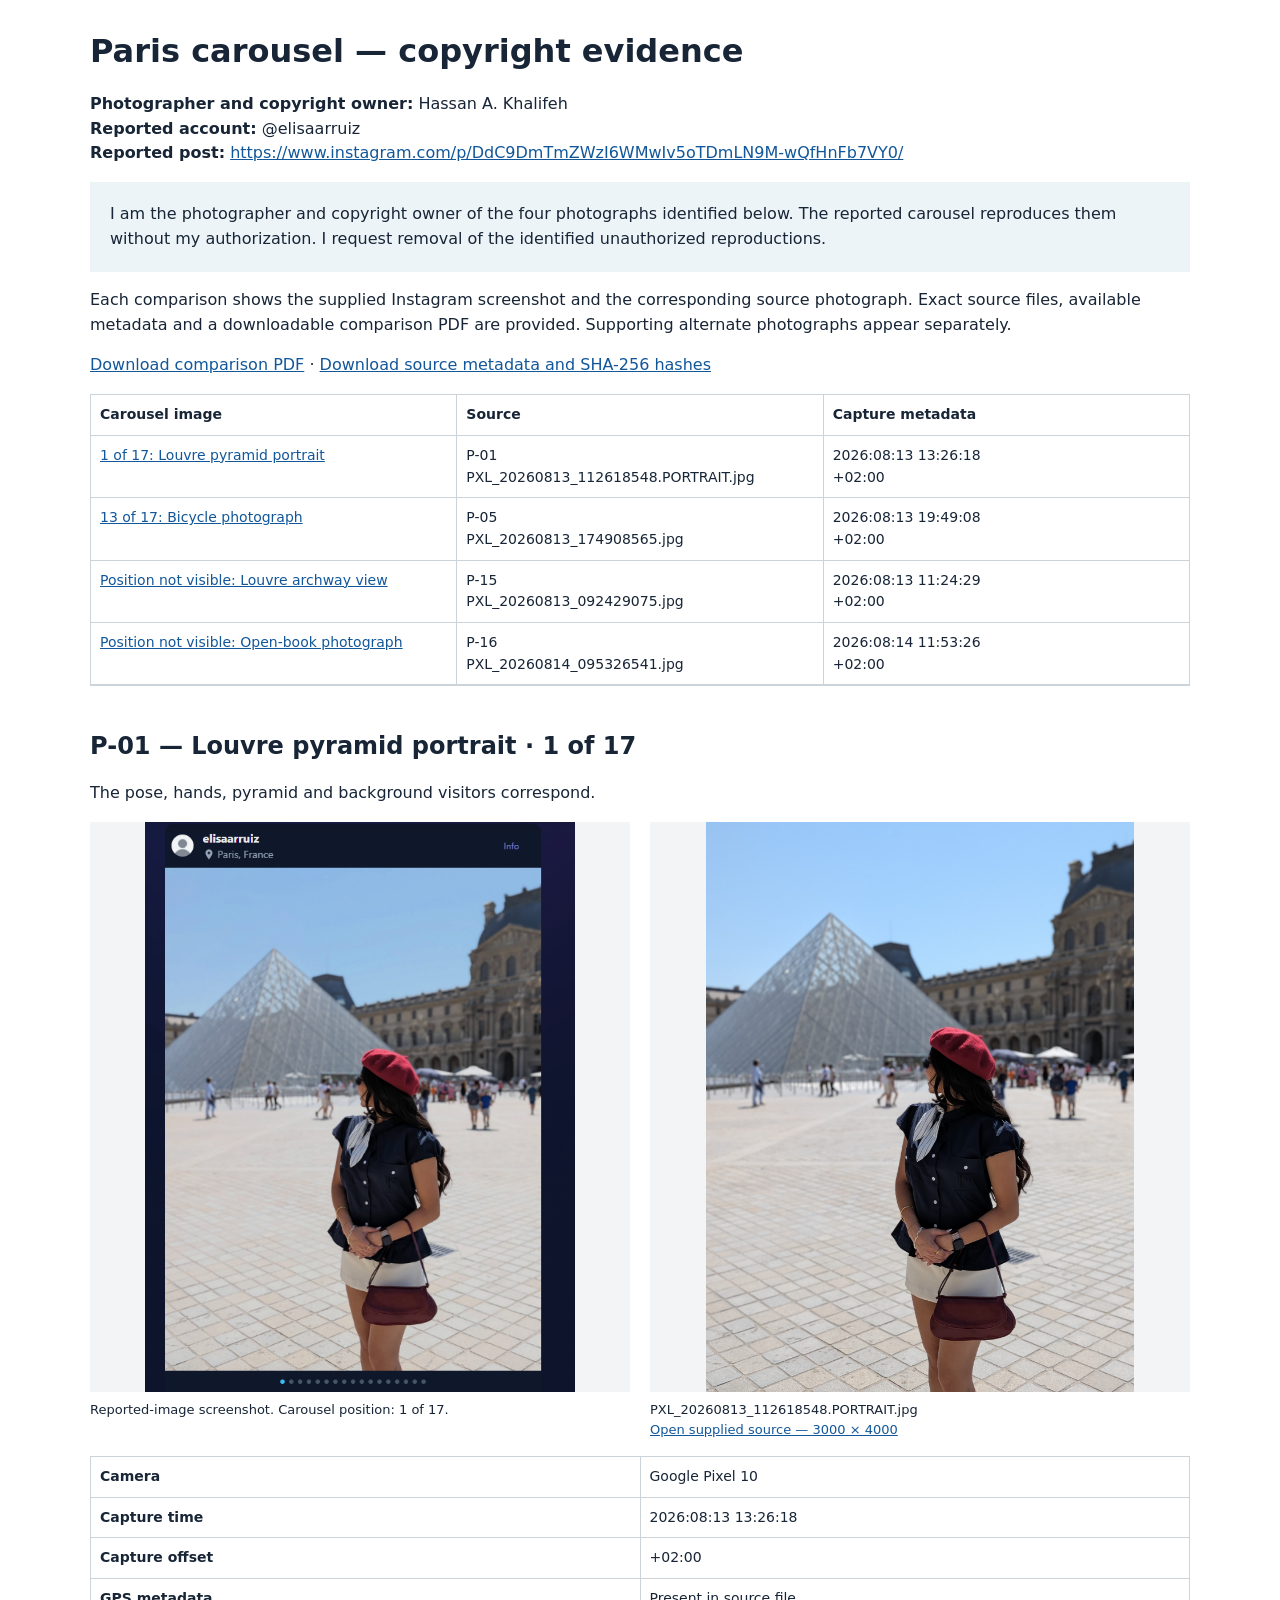
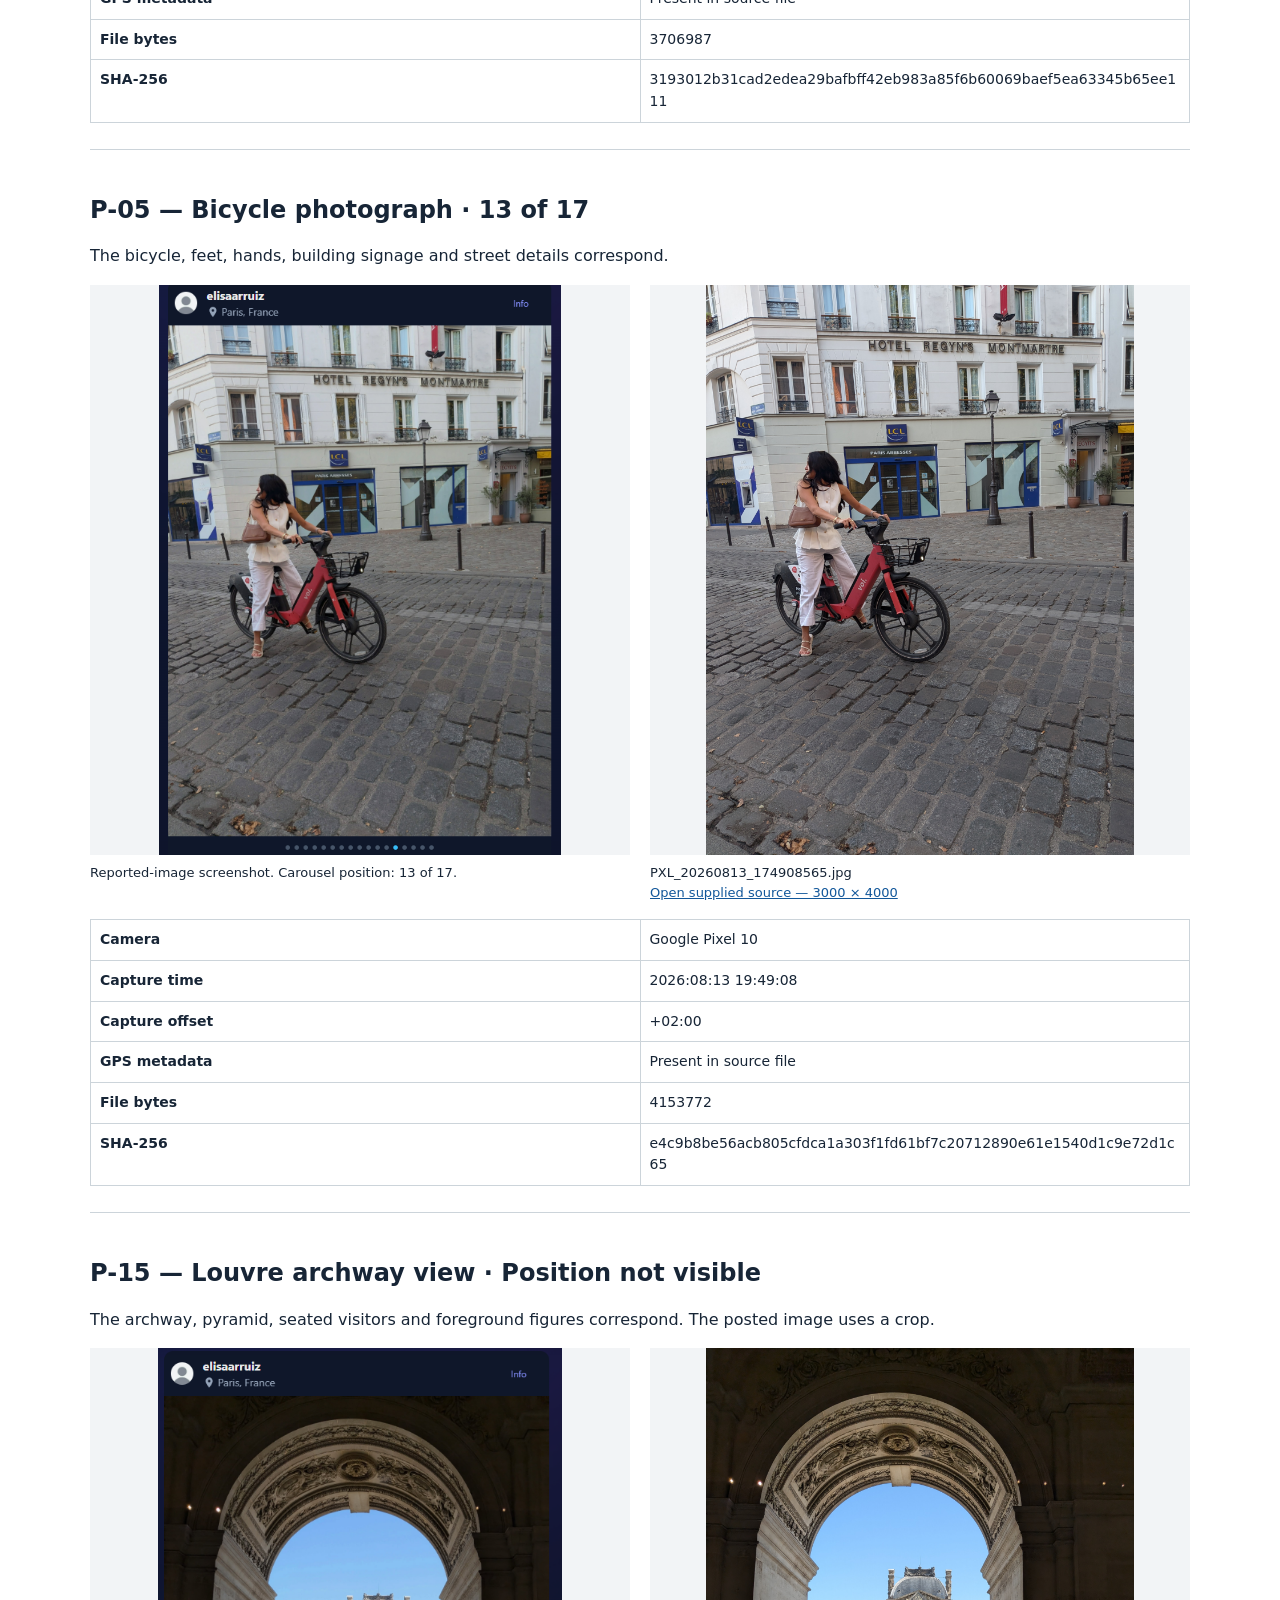
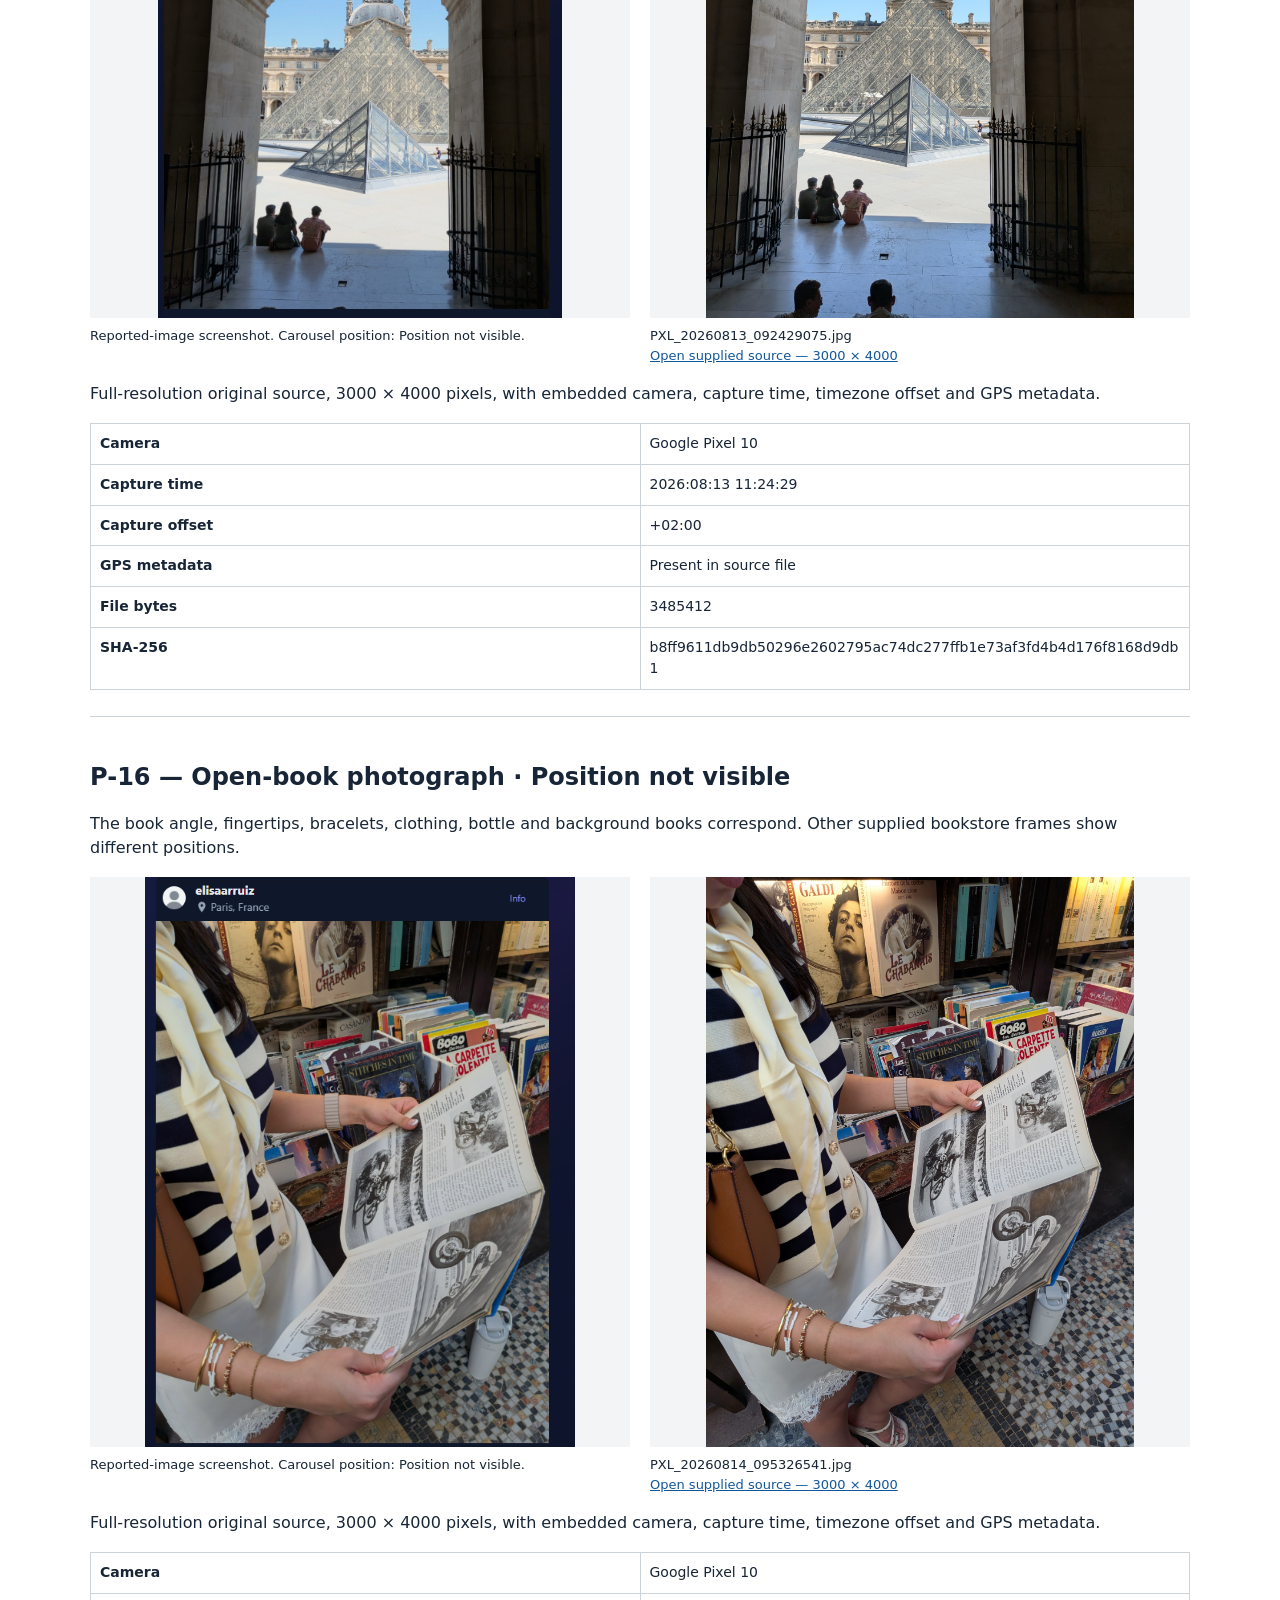
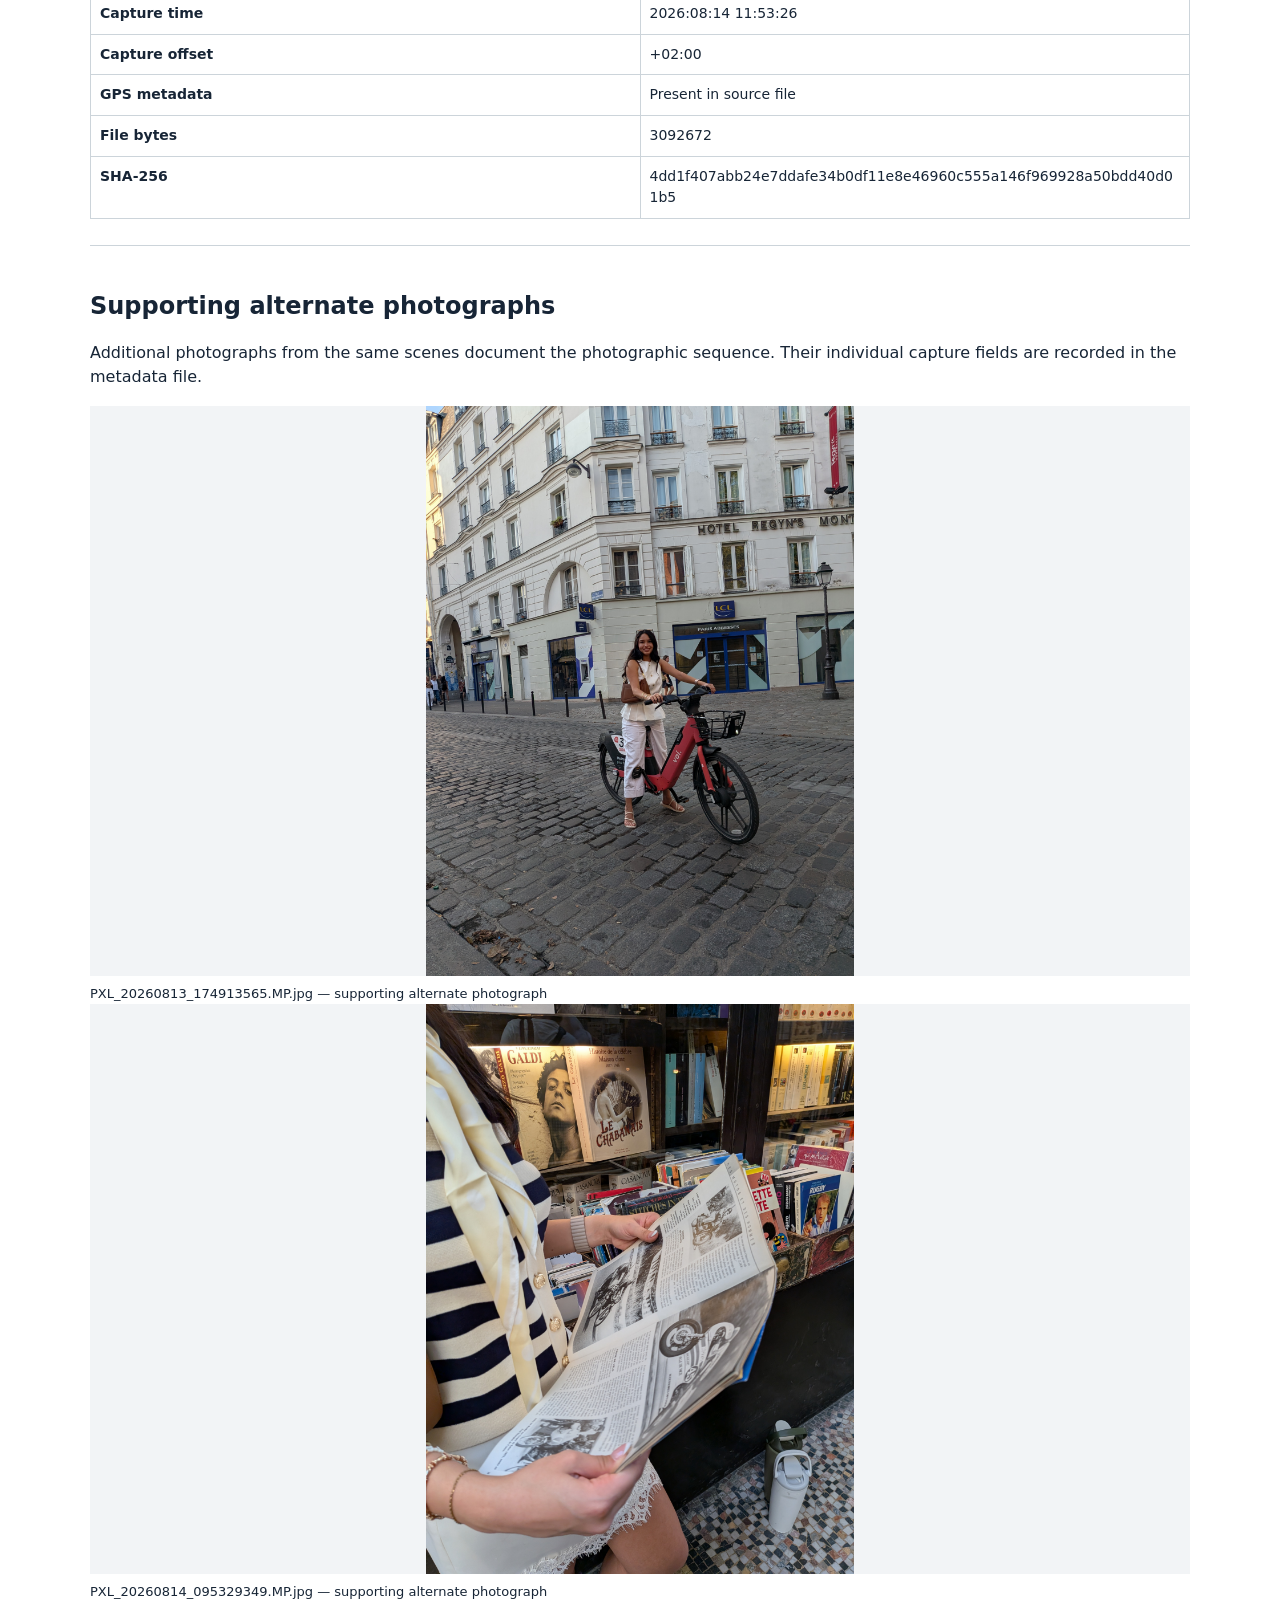
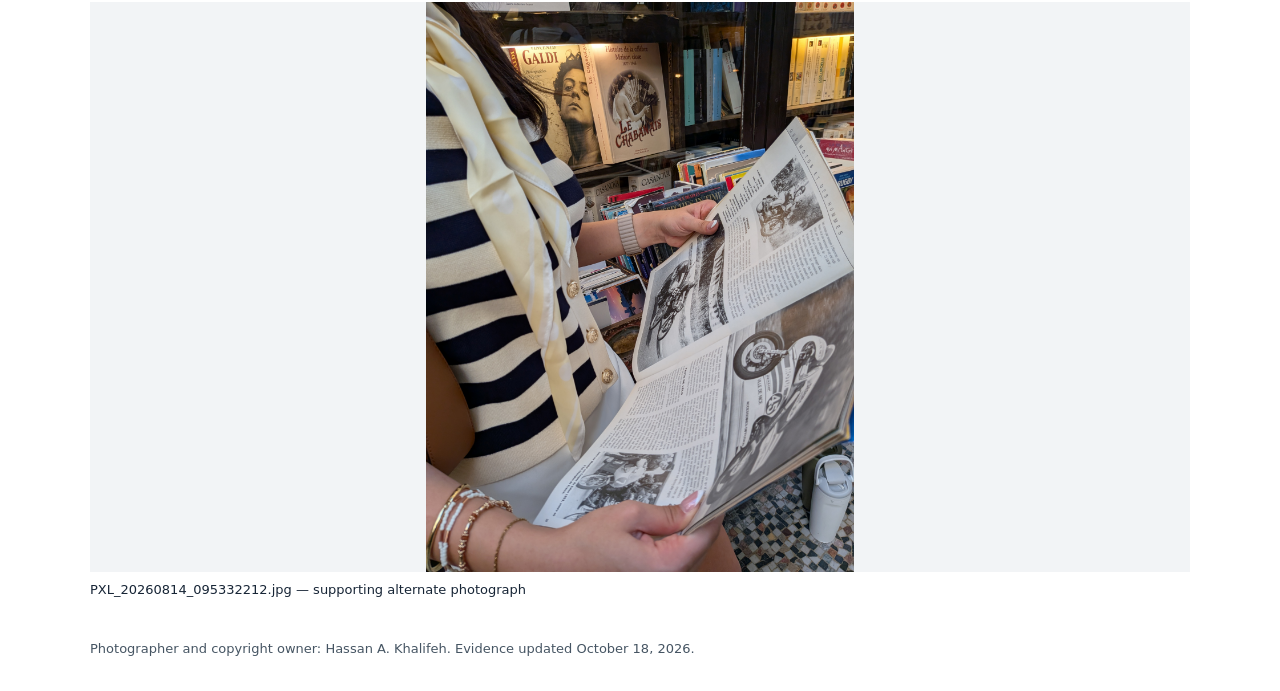
<file: paris-carousel-evidence.html>
<!doctype html><html lang="en"><head><meta charset="utf-8"><meta name="viewport" content="width=device-width,initial-scale=1"><meta name="robots" content="noindex,nofollow,noarchive"><title>Paris copyright evidence</title><style>body{max-width:1100px;margin:32px auto;padding:0 22px;font:16px/1.55 system-ui;color:#172536}h1,h2{line-height:1.2}a{color:#12579a;overflow-wrap:anywhere}.summary{background:#edf4f8;padding:20px}.pair{display:grid;grid-template-columns:1fr 1fr;gap:20px}.pair>*{min-width:0}figure{margin:0}img{width:100%;height:570px;object-fit:contain;background:#f2f4f6}figcaption{font-size:13px;overflow-wrap:anywhere}section{padding:26px 0;border-top:1px solid #ccd4da}table{width:100%;border-collapse:collapse;table-layout:fixed;font-size:14px}td,th{padding:9px;border:1px solid #ccd4da;text-align:left;vertical-align:top;overflow-wrap:anywhere}.small{font-size:13px;color:#465563}@media(max-width:650px){.pair{grid-template-columns:1fr}img{height:auto}td,th{padding:6px;font-size:12px}}@media print{section{break-before:page}img{height:430px}}</style></head><body><h1>Paris carousel — copyright evidence</h1><p><strong>Photographer and copyright owner:</strong> Hassan A. Khalifeh<br><strong>Reported account:</strong> @elisaarruiz<br><strong>Reported post:</strong> <a href="https://www.instagram.com/p/DdC9DmTmZWzI6WMwIv5oTDmLN9M-wQfHnFb7VY0/">https://www.instagram.com/p/DdC9DmTmZWzI6WMwIv5oTDmLN9M-wQfHnFb7VY0/</a></p><div class="summary">I am the photographer and copyright owner of the four photographs identified below. The reported carousel reproduces them without my authorization. I request removal of the identified unauthorized reproductions. </div><p>Each comparison shows the supplied Instagram screenshot and the corresponding source photograph. Exact source files, available metadata and a downloadable comparison PDF are provided. Supporting alternate photographs appear separately.</p><p><a href="verified-2026-10-17/paris/Paris_Evidence.pdf">Download comparison PDF</a> · <a href="verified-2026-10-17/paris/Source_Metadata.json">Download source metadata and SHA-256 hashes</a></p><table><tr><th>Carousel image</th><th>Source</th><th>Capture metadata</th></tr><tr><td><a href="#P-01">1 of 17: Louvre pyramid portrait</a></td><td>P-01<br>PXL_20260813_112618548.PORTRAIT.jpg</td><td>2026:08:13 13:26:18<br>+02:00</td></tr><tr><td><a href="#P-05">13 of 17: Bicycle photograph</a></td><td>P-05<br>PXL_20260813_174908565.jpg</td><td>2026:08:13 19:49:08<br>+02:00</td></tr><tr><td><a href="#P-15">Position not visible: Louvre archway view</a></td><td>P-15<br>PXL_20260813_092429075.jpg</td><td>2026:08:13 11:24:29<br>+02:00</td></tr><tr><td><a href="#P-16">Position not visible: Open-book photograph</a></td><td>P-16<br>PXL_20260814_095326541.jpg</td><td>2026:08:14 11:53:26<br>+02:00</td></tr></table><section id="P-01"><h2>P-01 — Louvre pyramid portrait · 1 of 17</h2><p>The pose, hands, pyramid and background visitors correspond.</p><div class="pair"><figure><a href="verified-2026-10-17/paris/screenshots/comparison-cb41af24915fb2a3.png"><img src="verified-2026-10-17/paris/screenshots/comparison-cb41af24915fb2a3.png" alt="Reported Instagram screenshot: Louvre pyramid portrait"></a><figcaption>Reported-image screenshot. Carousel position: 1 of 17.</figcaption></figure><figure><a href="verified-2026-10-17/paris/sources/PXL_20260813_112618548.PORTRAIT.jpg"><img src="verified-2026-10-17/paris/sources/PXL_20260813_112618548.PORTRAIT.jpg" alt="Corresponding source: Louvre pyramid portrait"></a><figcaption>PXL_20260813_112618548.PORTRAIT.jpg<br><a href="verified-2026-10-17/paris/sources/PXL_20260813_112618548.PORTRAIT.jpg">Open supplied source — 3000 × 4000</a></figcaption></figure></div><p></p><table><tr><th>Camera</th><td>Google Pixel 10</td></tr><tr><th>Capture time</th><td>2026:08:13 13:26:18</td></tr><tr><th>Capture offset</th><td>+02:00</td></tr><tr><th>GPS metadata</th><td>Present in source file</td></tr><tr><th>File bytes</th><td>3706987</td></tr><tr><th>SHA-256</th><td>3193012b31cad2edea29bafbff42eb983a85f6b60069baef5ea63345b65ee111</td></tr></table></section><section id="P-05"><h2>P-05 — Bicycle photograph · 13 of 17</h2><p>The bicycle, feet, hands, building signage and street details correspond.</p><div class="pair"><figure><a href="verified-2026-10-17/paris/screenshots/comparison-a3df3d951b3c45f9.png"><img src="verified-2026-10-17/paris/screenshots/comparison-a3df3d951b3c45f9.png" alt="Reported Instagram screenshot: Bicycle photograph"></a><figcaption>Reported-image screenshot. Carousel position: 13 of 17.</figcaption></figure><figure><a href="verified-2026-10-17/paris/sources/PXL_20260813_174908565.jpg"><img src="verified-2026-10-17/paris/sources/PXL_20260813_174908565.jpg" alt="Corresponding source: Bicycle photograph"></a><figcaption>PXL_20260813_174908565.jpg<br><a href="verified-2026-10-17/paris/sources/PXL_20260813_174908565.jpg">Open supplied source — 3000 × 4000</a></figcaption></figure></div><p></p><table><tr><th>Camera</th><td>Google Pixel 10</td></tr><tr><th>Capture time</th><td>2026:08:13 19:49:08</td></tr><tr><th>Capture offset</th><td>+02:00</td></tr><tr><th>GPS metadata</th><td>Present in source file</td></tr><tr><th>File bytes</th><td>4153772</td></tr><tr><th>SHA-256</th><td>e4c9b8be56acb805cfdca1a303f1fd61bf7c20712890e61e1540d1c9e72d1c65</td></tr></table></section><section id="P-15"><h2>P-15 — Louvre archway view · Position not visible</h2><p>The archway, pyramid, seated visitors and foreground figures correspond. The posted image uses a crop.</p><div class="pair"><figure><a href="verified-2026-10-17/paris/screenshots/comparison-7d2fa443b8e63b31.png"><img src="verified-2026-10-17/paris/screenshots/comparison-7d2fa443b8e63b31.png" alt="Reported Instagram screenshot: Louvre archway view"></a><figcaption>Reported-image screenshot. Carousel position: Position not visible.</figcaption></figure><figure><a href="verified-2026-10-17/paris/sources/PXL_20260813_092429075.jpg"><img src="verified-2026-10-17/paris/sources/PXL_20260813_092429075.jpg" alt="Corresponding source: Louvre archway view"></a><figcaption>PXL_20260813_092429075.jpg<br><a href="verified-2026-10-17/paris/sources/PXL_20260813_092429075.jpg">Open supplied source — 3000 × 4000</a></figcaption></figure></div><p>Full-resolution original source, 3000 × 4000 pixels, with embedded camera, capture time, timezone offset and GPS metadata.</p><table><tr><th>Camera</th><td>Google Pixel 10</td></tr><tr><th>Capture time</th><td>2026:08:13 11:24:29</td></tr><tr><th>Capture offset</th><td>+02:00</td></tr><tr><th>GPS metadata</th><td>Present in source file</td></tr><tr><th>File bytes</th><td>3485412</td></tr><tr><th>SHA-256</th><td>b8ff9611db9db50296e2602795ac74dc277ffb1e73af3fd4b4d176f8168d9db1</td></tr></table></section><section id="P-16"><h2>P-16 — Open-book photograph · Position not visible</h2><p>The book angle, fingertips, bracelets, clothing, bottle and background books correspond. Other supplied bookstore frames show different positions.</p><div class="pair"><figure><a href="verified-2026-10-17/paris/screenshots/comparison-dc2882dc7ccbafb5.png"><img src="verified-2026-10-17/paris/screenshots/comparison-dc2882dc7ccbafb5.png" alt="Reported Instagram screenshot: Open-book photograph"></a><figcaption>Reported-image screenshot. Carousel position: Position not visible.</figcaption></figure><figure><a href="verified-2026-10-17/paris/sources/PXL_20260814_095326541.jpg"><img src="verified-2026-10-17/paris/sources/PXL_20260814_095326541.jpg" alt="Corresponding source: Open-book photograph"></a><figcaption>PXL_20260814_095326541.jpg<br><a href="verified-2026-10-17/paris/sources/PXL_20260814_095326541.jpg">Open supplied source — 3000 × 4000</a></figcaption></figure></div><p>Full-resolution original source, 3000 × 4000 pixels, with embedded camera, capture time, timezone offset and GPS metadata.</p><table><tr><th>Camera</th><td>Google Pixel 10</td></tr><tr><th>Capture time</th><td>2026:08:14 11:53:26</td></tr><tr><th>Capture offset</th><td>+02:00</td></tr><tr><th>GPS metadata</th><td>Present in source file</td></tr><tr><th>File bytes</th><td>3092672</td></tr><tr><th>SHA-256</th><td>4dd1f407abb24e7ddafe34b0df11e8e46960c555a146f969928a50bdd40d01b5</td></tr></table></section><section><h2>Supporting alternate photographs</h2><p>Additional photographs from the same scenes document the photographic sequence. Their individual capture fields are recorded in the metadata file.</p><figure><a href="verified-2026-10-17/paris/supporting/PXL_20260813_174913565.MP.jpg"><img loading="lazy" src="verified-2026-10-17/paris/supporting/PXL_20260813_174913565.MP.jpg" alt="Supporting alternate frame"></a><figcaption>PXL_20260813_174913565.MP.jpg — supporting alternate photograph</figcaption></figure><figure><a href="verified-2026-10-17/paris/supporting/PXL_20260814_095329349.MP.jpg"><img loading="lazy" src="verified-2026-10-17/paris/supporting/PXL_20260814_095329349.MP.jpg" alt="Supporting alternate frame"></a><figcaption>PXL_20260814_095329349.MP.jpg — supporting alternate photograph</figcaption></figure><figure><a href="verified-2026-10-17/paris/supporting/PXL_20260814_095332212.jpg"><img loading="lazy" src="verified-2026-10-17/paris/supporting/PXL_20260814_095332212.jpg" alt="Supporting alternate frame"></a><figcaption>PXL_20260814_095332212.jpg — supporting alternate photograph</figcaption></figure></section><p class="small">Photographer and copyright owner: Hassan A. Khalifeh. Evidence updated October 18, 2026.</p></body></html>
</file>
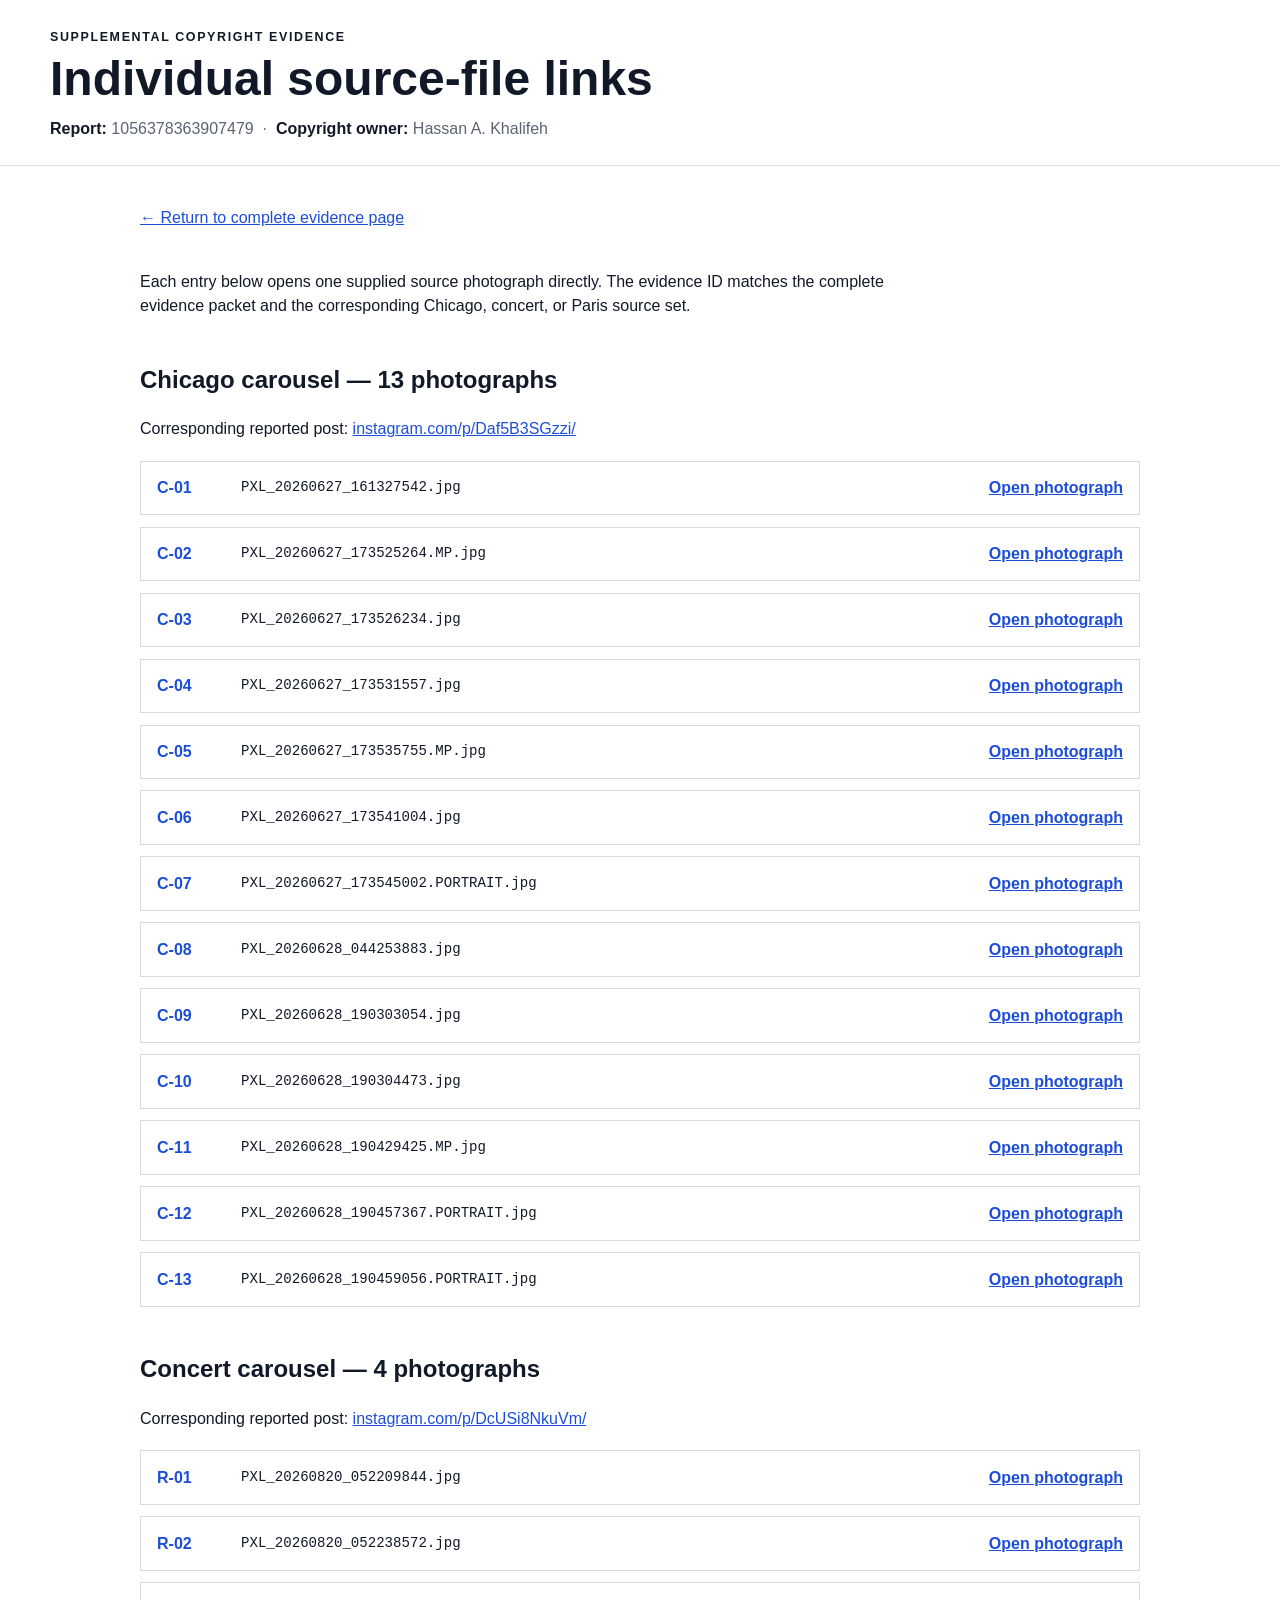
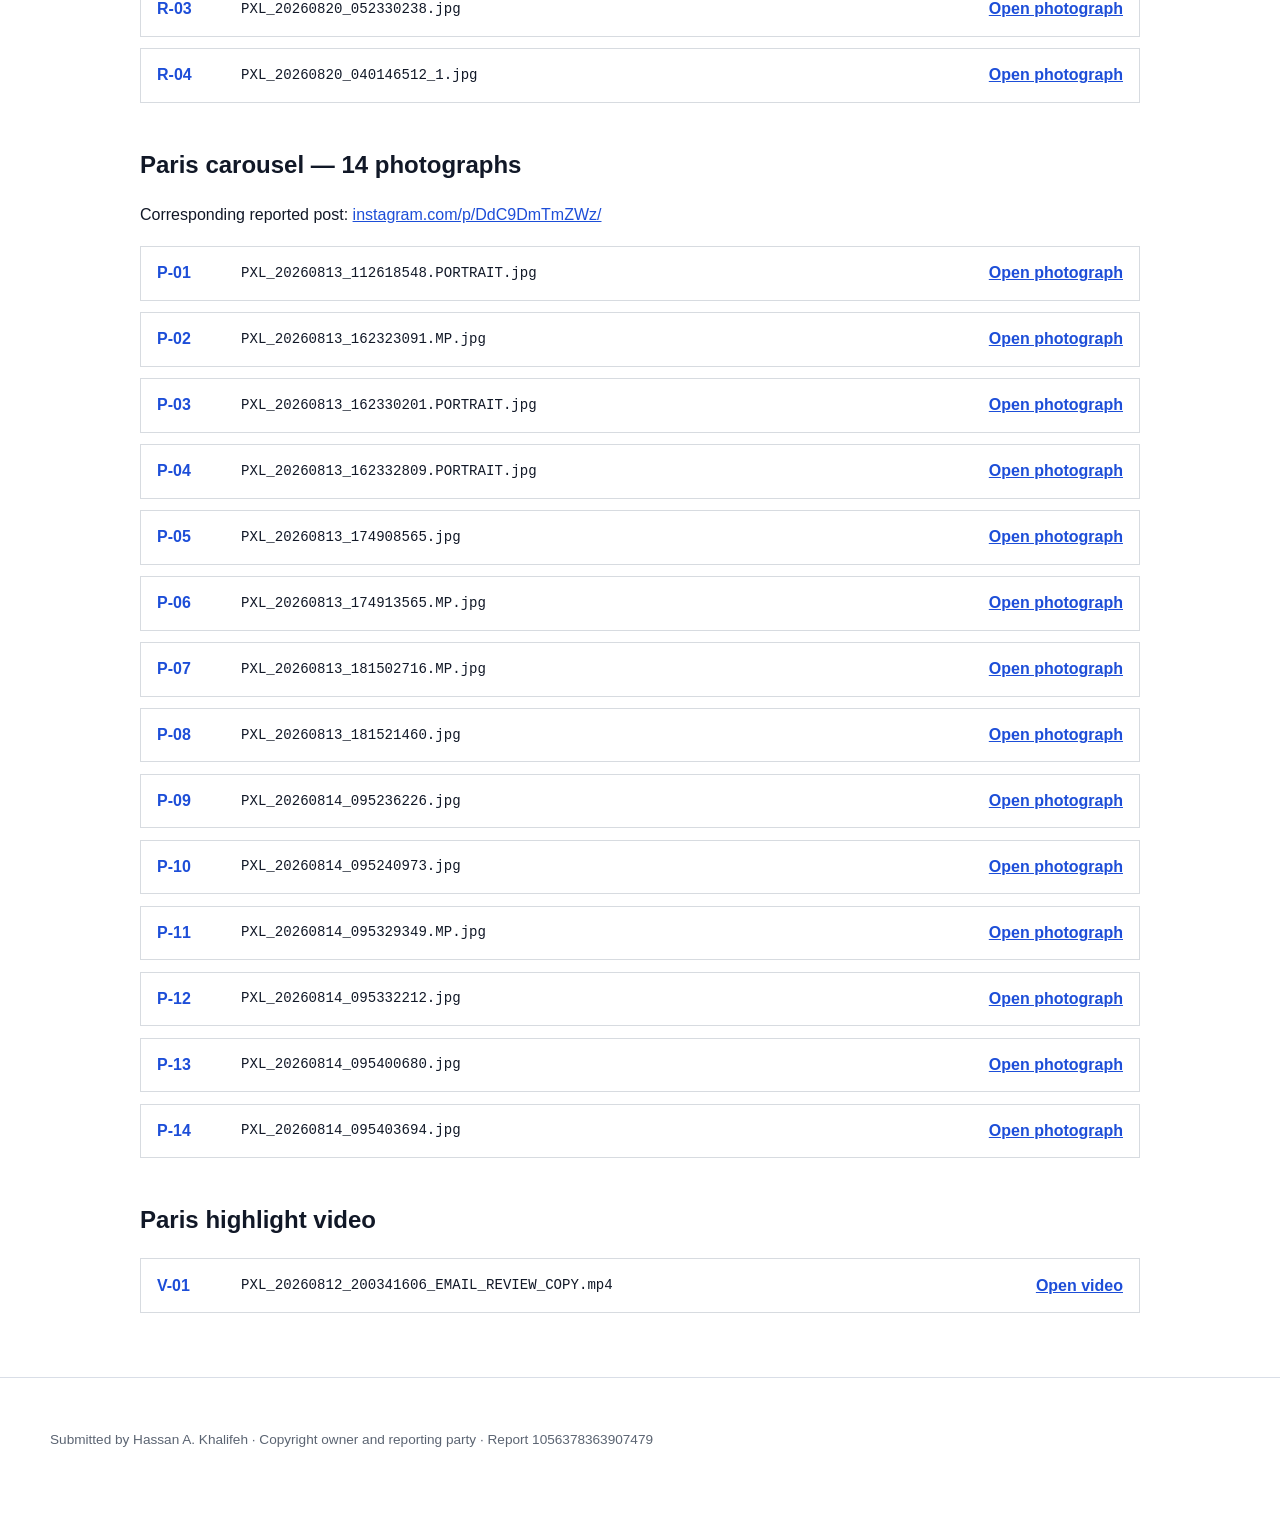
<file: photo-links.html>
<!doctype html>
<html lang="en">
<head>
  <meta charset="utf-8">
  <meta name="viewport" content="width=device-width, initial-scale=1">
  <meta name="robots" content="noindex, nofollow, noarchive">
  <meta name="referrer" content="no-referrer">
  <title>Individual Source Links — Report 1056378363907479</title>
  <meta name="description" content="Individual source-file links for Instagram copyright report 1056378363907479.">
  <link rel="icon" href="favicon.svg" type="image/svg+xml">
  <link rel="stylesheet" href="styles.css">
  <style>
    .link-page{max-width:1040px;margin:0 auto;padding:2.5rem 1.25rem 4rem}
    .link-page h2{margin-top:2.75rem}
    .link-intro{max-width:780px}
    .source-list{display:grid;gap:.7rem;margin:1.2rem 0 0;padding:0;list-style:none}
    .source-list li{display:grid;grid-template-columns:4.25rem minmax(0,1fr) auto;align-items:center;gap:1rem;padding:.9rem 1rem;border:1px solid #d7dbe0;background:#fff}
    .source-list code{font-size:.88rem;overflow-wrap:anywhere}
    .source-list a{font-weight:700}
    .back-link{display:inline-block;margin-bottom:1.5rem}
    @media(max-width:700px){.source-list li{grid-template-columns:3.6rem minmax(0,1fr)}.source-list li a{grid-column:2}}
  </style>
</head>
<body>
  <header class="masthead"><div class="masthead-inner"><p class="eyebrow">Supplemental copyright evidence</p><h1>Individual source-file links</h1><p class="case-line"><strong>Report:</strong> 1056378363907479 &nbsp;·&nbsp; <strong>Copyright owner:</strong> Hassan A. Khalifeh</p></div></header>
  <main class="link-page">
    <a class="back-link" href="index.html">← Return to complete evidence page</a>
    <div class="link-intro">
      <p>Each entry below opens one supplied source photograph directly. The evidence ID matches the complete evidence packet and the corresponding Chicago, concert, or Paris source set.</p>
    </div>

    <h2>Chicago carousel — 13 photographs</h2>
    <p>Corresponding reported post: <a href="https://www.instagram.com/p/Daf5B3SGzzi/" target="_blank" rel="noopener">instagram.com/p/Daf5B3SGzzi/</a></p>
    <ol class="source-list">
      <li><span class="evidence-id">C-01</span><code>PXL_20260627_161327542.jpg</code><a href="PXL_20260627_161327542.jpg" target="_blank" rel="noopener">Open photograph</a></li>
      <li><span class="evidence-id">C-02</span><code>PXL_20260627_173525264.MP.jpg</code><a href="PXL_20260627_173525264.MP.jpg" target="_blank" rel="noopener">Open photograph</a></li>
      <li><span class="evidence-id">C-03</span><code>PXL_20260627_173526234.jpg</code><a href="PXL_20260627_173526234.jpg" target="_blank" rel="noopener">Open photograph</a></li>
      <li><span class="evidence-id">C-04</span><code>PXL_20260627_173531557.jpg</code><a href="PXL_20260627_173531557.jpg" target="_blank" rel="noopener">Open photograph</a></li>
      <li><span class="evidence-id">C-05</span><code>PXL_20260627_173535755.MP.jpg</code><a href="PXL_20260627_173535755.MP.jpg" target="_blank" rel="noopener">Open photograph</a></li>
      <li><span class="evidence-id">C-06</span><code>PXL_20260627_173541004.jpg</code><a href="PXL_20260627_173541004.jpg" target="_blank" rel="noopener">Open photograph</a></li>
      <li><span class="evidence-id">C-07</span><code>PXL_20260627_173545002.PORTRAIT.jpg</code><a href="PXL_20260627_173545002.PORTRAIT.jpg" target="_blank" rel="noopener">Open photograph</a></li>
      <li><span class="evidence-id">C-08</span><code>PXL_20260628_044253883.jpg</code><a href="PXL_20260628_044253883.jpg" target="_blank" rel="noopener">Open photograph</a></li>
      <li><span class="evidence-id">C-09</span><code>PXL_20260628_190303054.jpg</code><a href="PXL_20260628_190303054.jpg" target="_blank" rel="noopener">Open photograph</a></li>
      <li><span class="evidence-id">C-10</span><code>PXL_20260628_190304473.jpg</code><a href="PXL_20260628_190304473.jpg" target="_blank" rel="noopener">Open photograph</a></li>
      <li><span class="evidence-id">C-11</span><code>PXL_20260628_190429425.MP.jpg</code><a href="PXL_20260628_190429425.MP.jpg" target="_blank" rel="noopener">Open photograph</a></li>
      <li><span class="evidence-id">C-12</span><code>PXL_20260628_190457367.PORTRAIT.jpg</code><a href="PXL_20260628_190457367.PORTRAIT.jpg" target="_blank" rel="noopener">Open photograph</a></li>
      <li><span class="evidence-id">C-13</span><code>PXL_20260628_190459056.PORTRAIT.jpg</code><a href="PXL_20260628_190459056.PORTRAIT.jpg" target="_blank" rel="noopener">Open photograph</a></li>
    </ol>

    <h2>Concert carousel — 4 photographs</h2>
    <p>Corresponding reported post: <a href="https://www.instagram.com/p/DcUSi8NkuVm/" target="_blank" rel="noopener">instagram.com/p/DcUSi8NkuVm/</a></p>
    <ol class="source-list">
      <li><span class="evidence-id">R-01</span><code>PXL_20260820_052209844.jpg</code><a href="PXL_20260820_052209844.jpg" target="_blank" rel="noopener">Open photograph</a></li>
      <li><span class="evidence-id">R-02</span><code>PXL_20260820_052238572.jpg</code><a href="PXL_20260820_052238572.jpg" target="_blank" rel="noopener">Open photograph</a></li>
      <li><span class="evidence-id">R-03</span><code>PXL_20260820_052330238.jpg</code><a href="PXL_20260820_052330238.jpg" target="_blank" rel="noopener">Open photograph</a></li>
      <li><span class="evidence-id">R-04</span><code>PXL_20260820_040146512_1.jpg</code><a href="PXL_20260820_040146512_1.jpg" target="_blank" rel="noopener">Open photograph</a></li>
    </ol>

    <h2>Paris carousel — 14 photographs</h2>
    <p>Corresponding reported post: <a href="https://www.instagram.com/p/DdC9DmTmZWz/" target="_blank" rel="noopener">instagram.com/p/DdC9DmTmZWz/</a></p>
    <ol class="source-list">
      <li><span class="evidence-id">P-01</span><code>PXL_20260813_112618548.PORTRAIT.jpg</code><a href="PXL_20260813_112618548.PORTRAIT.jpg" target="_blank" rel="noopener">Open photograph</a></li>
      <li><span class="evidence-id">P-02</span><code>PXL_20260813_162323091.MP.jpg</code><a href="PXL_20260813_162323091.MP.jpg" target="_blank" rel="noopener">Open photograph</a></li>
      <li><span class="evidence-id">P-03</span><code>PXL_20260813_162330201.PORTRAIT.jpg</code><a href="PXL_20260813_162330201.PORTRAIT.jpg" target="_blank" rel="noopener">Open photograph</a></li>
      <li><span class="evidence-id">P-04</span><code>PXL_20260813_162332809.PORTRAIT.jpg</code><a href="PXL_20260813_162332809.PORTRAIT.jpg" target="_blank" rel="noopener">Open photograph</a></li>
      <li><span class="evidence-id">P-05</span><code>PXL_20260813_174908565.jpg</code><a href="PXL_20260813_174908565.jpg" target="_blank" rel="noopener">Open photograph</a></li>
      <li><span class="evidence-id">P-06</span><code>PXL_20260813_174913565.MP.jpg</code><a href="PXL_20260813_174913565.MP.jpg" target="_blank" rel="noopener">Open photograph</a></li>
      <li><span class="evidence-id">P-07</span><code>PXL_20260813_181502716.MP.jpg</code><a href="PXL_20260813_181502716.MP.jpg" target="_blank" rel="noopener">Open photograph</a></li>
      <li><span class="evidence-id">P-08</span><code>PXL_20260813_181521460.jpg</code><a href="PXL_20260813_181521460.jpg" target="_blank" rel="noopener">Open photograph</a></li>
      <li><span class="evidence-id">P-09</span><code>PXL_20260814_095236226.jpg</code><a href="PXL_20260814_095236226.jpg" target="_blank" rel="noopener">Open photograph</a></li>
      <li><span class="evidence-id">P-10</span><code>PXL_20260814_095240973.jpg</code><a href="PXL_20260814_095240973.jpg" target="_blank" rel="noopener">Open photograph</a></li>
      <li><span class="evidence-id">P-11</span><code>PXL_20260814_095329349.MP.jpg</code><a href="PXL_20260814_095329349.MP.jpg" target="_blank" rel="noopener">Open photograph</a></li>
      <li><span class="evidence-id">P-12</span><code>PXL_20260814_095332212.jpg</code><a href="PXL_20260814_095332212.jpg" target="_blank" rel="noopener">Open photograph</a></li>
      <li><span class="evidence-id">P-13</span><code>PXL_20260814_095400680.jpg</code><a href="PXL_20260814_095400680.jpg" target="_blank" rel="noopener">Open photograph</a></li>
      <li><span class="evidence-id">P-14</span><code>PXL_20260814_095403694.jpg</code><a href="PXL_20260814_095403694.jpg" target="_blank" rel="noopener">Open photograph</a></li>
    </ol>

    <h2>Paris highlight video</h2>
    <ol class="source-list">
      <li><span class="evidence-id">V-01</span><code>PXL_20260812_200341606_EMAIL_REVIEW_COPY.mp4</code><a href="PXL_20260812_200341606_EMAIL_REVIEW_COPY.mp4" target="_blank" rel="noopener">Open video</a></li>
    </ol>
  </main>
  <footer class="footer"><div class="masthead-inner">Submitted by Hassan A. Khalifeh · Copyright owner and reporting party · Report 1056378363907479</div></footer>
</body>
</html>
</file>
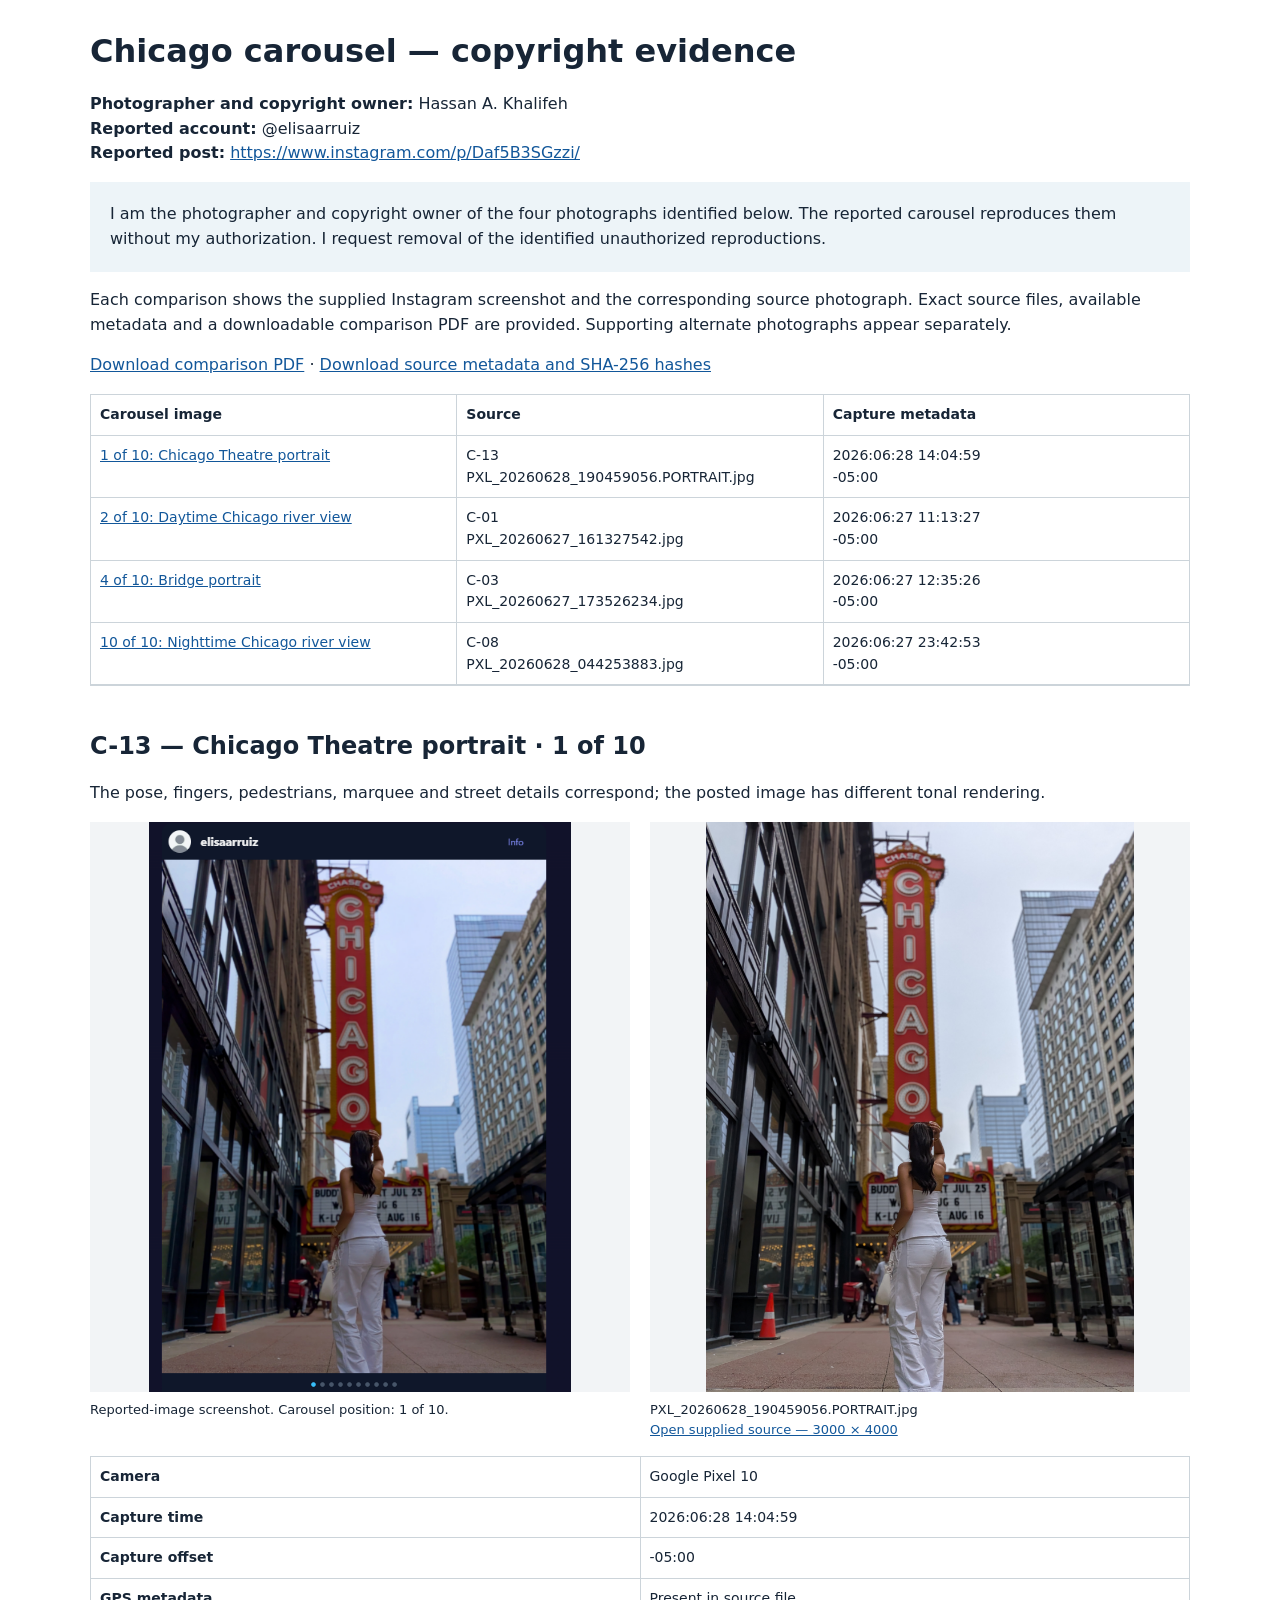
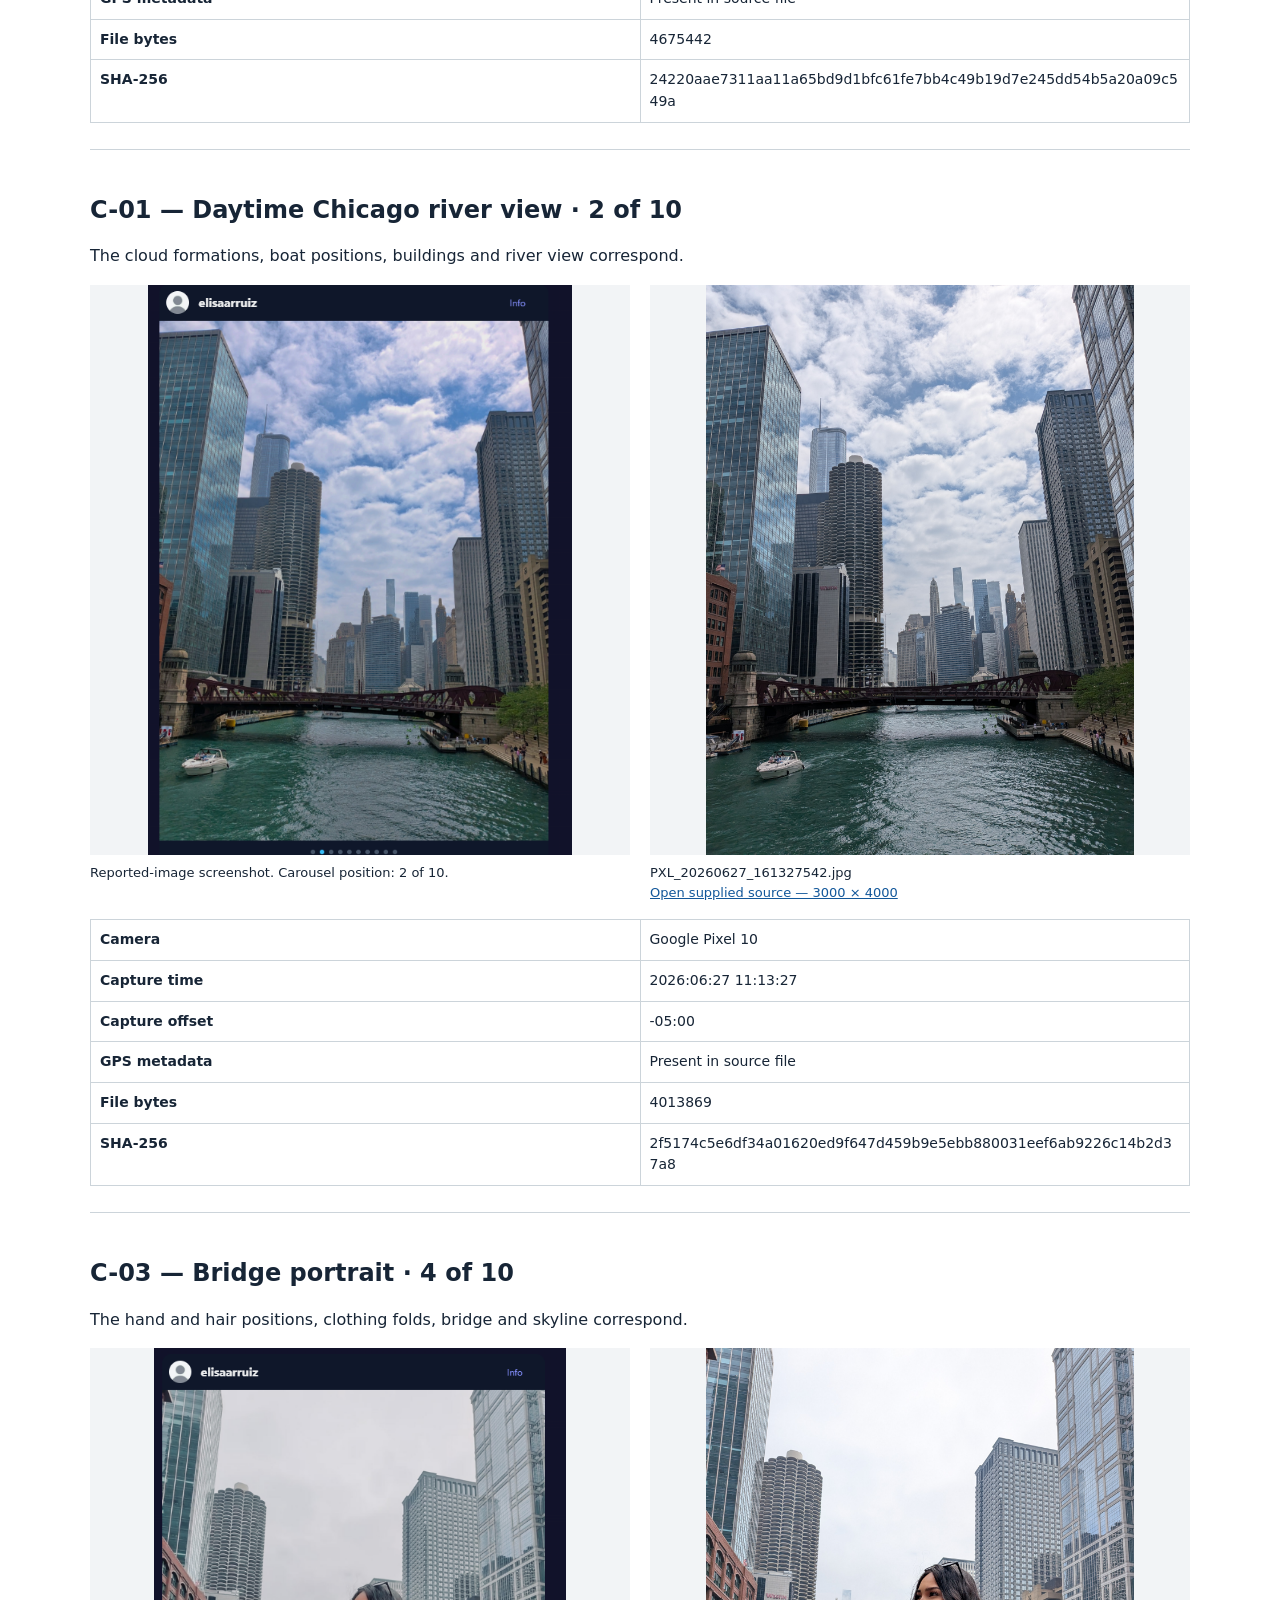
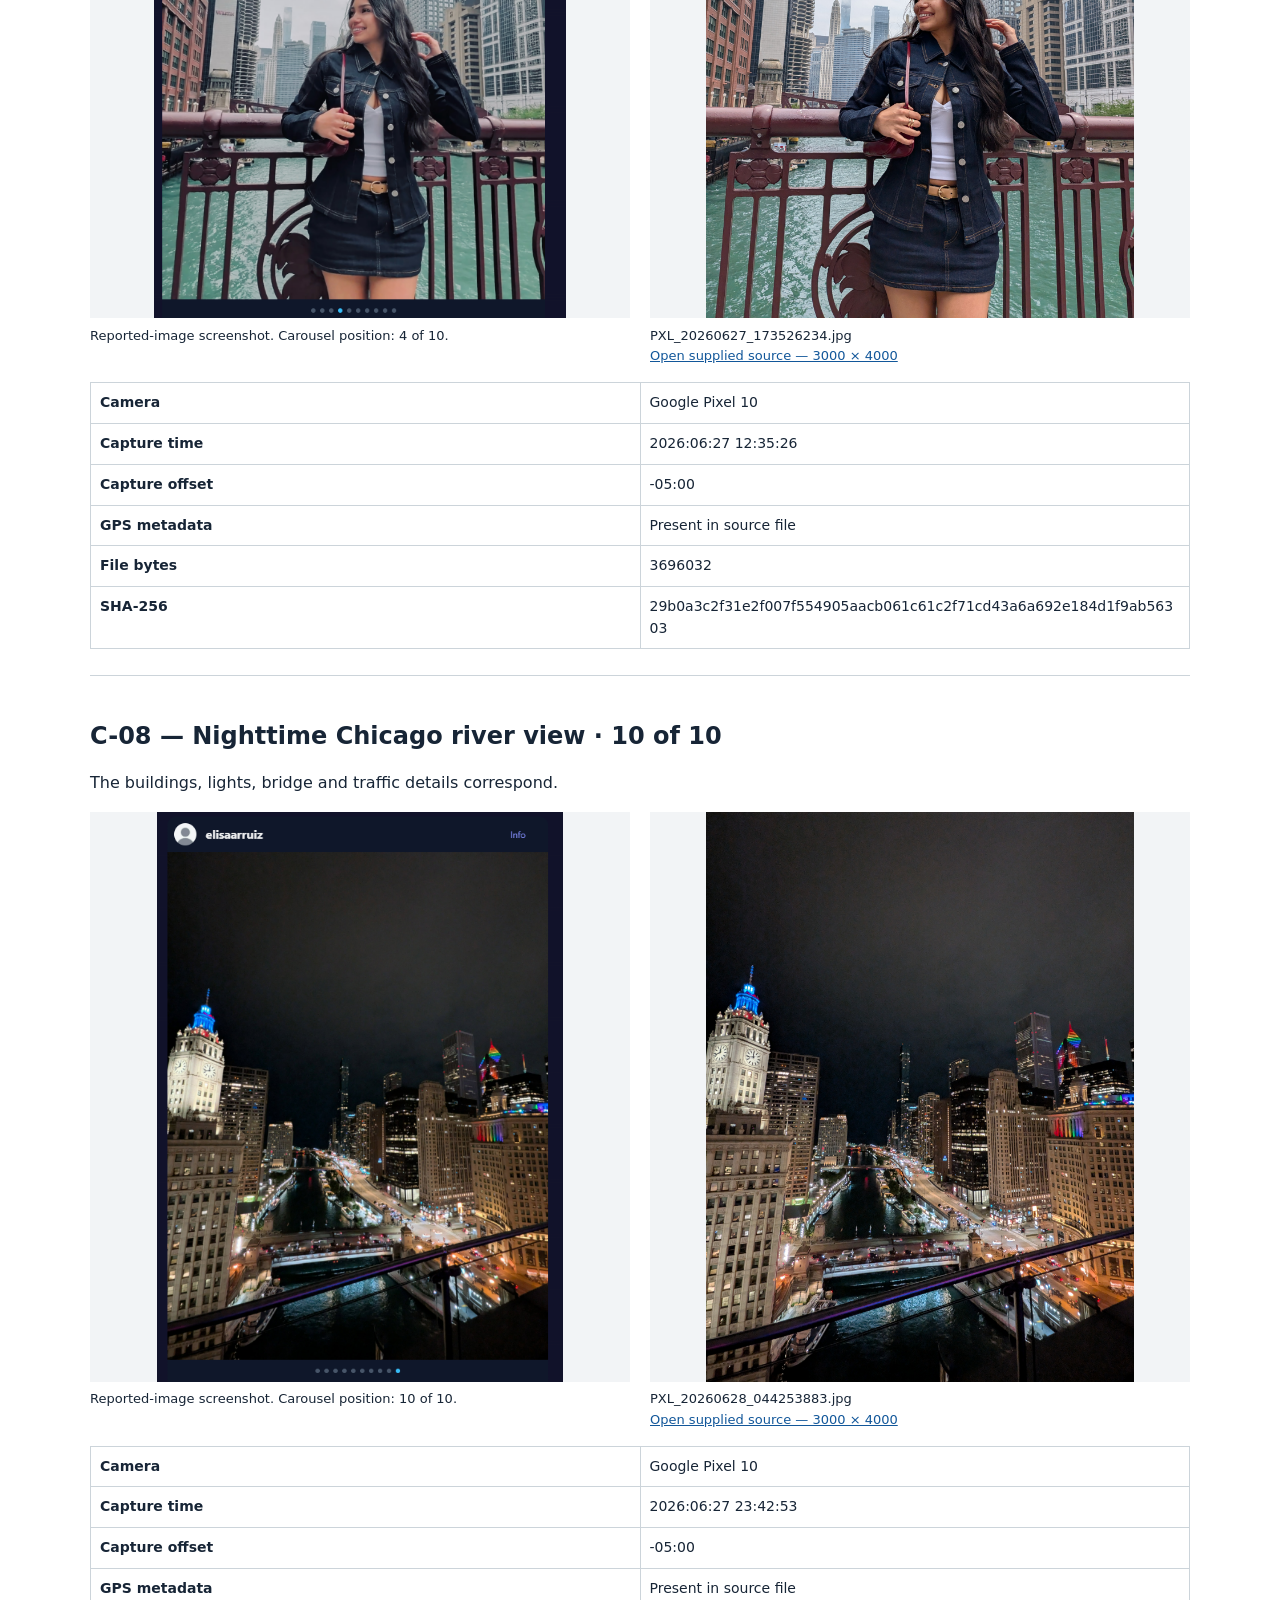
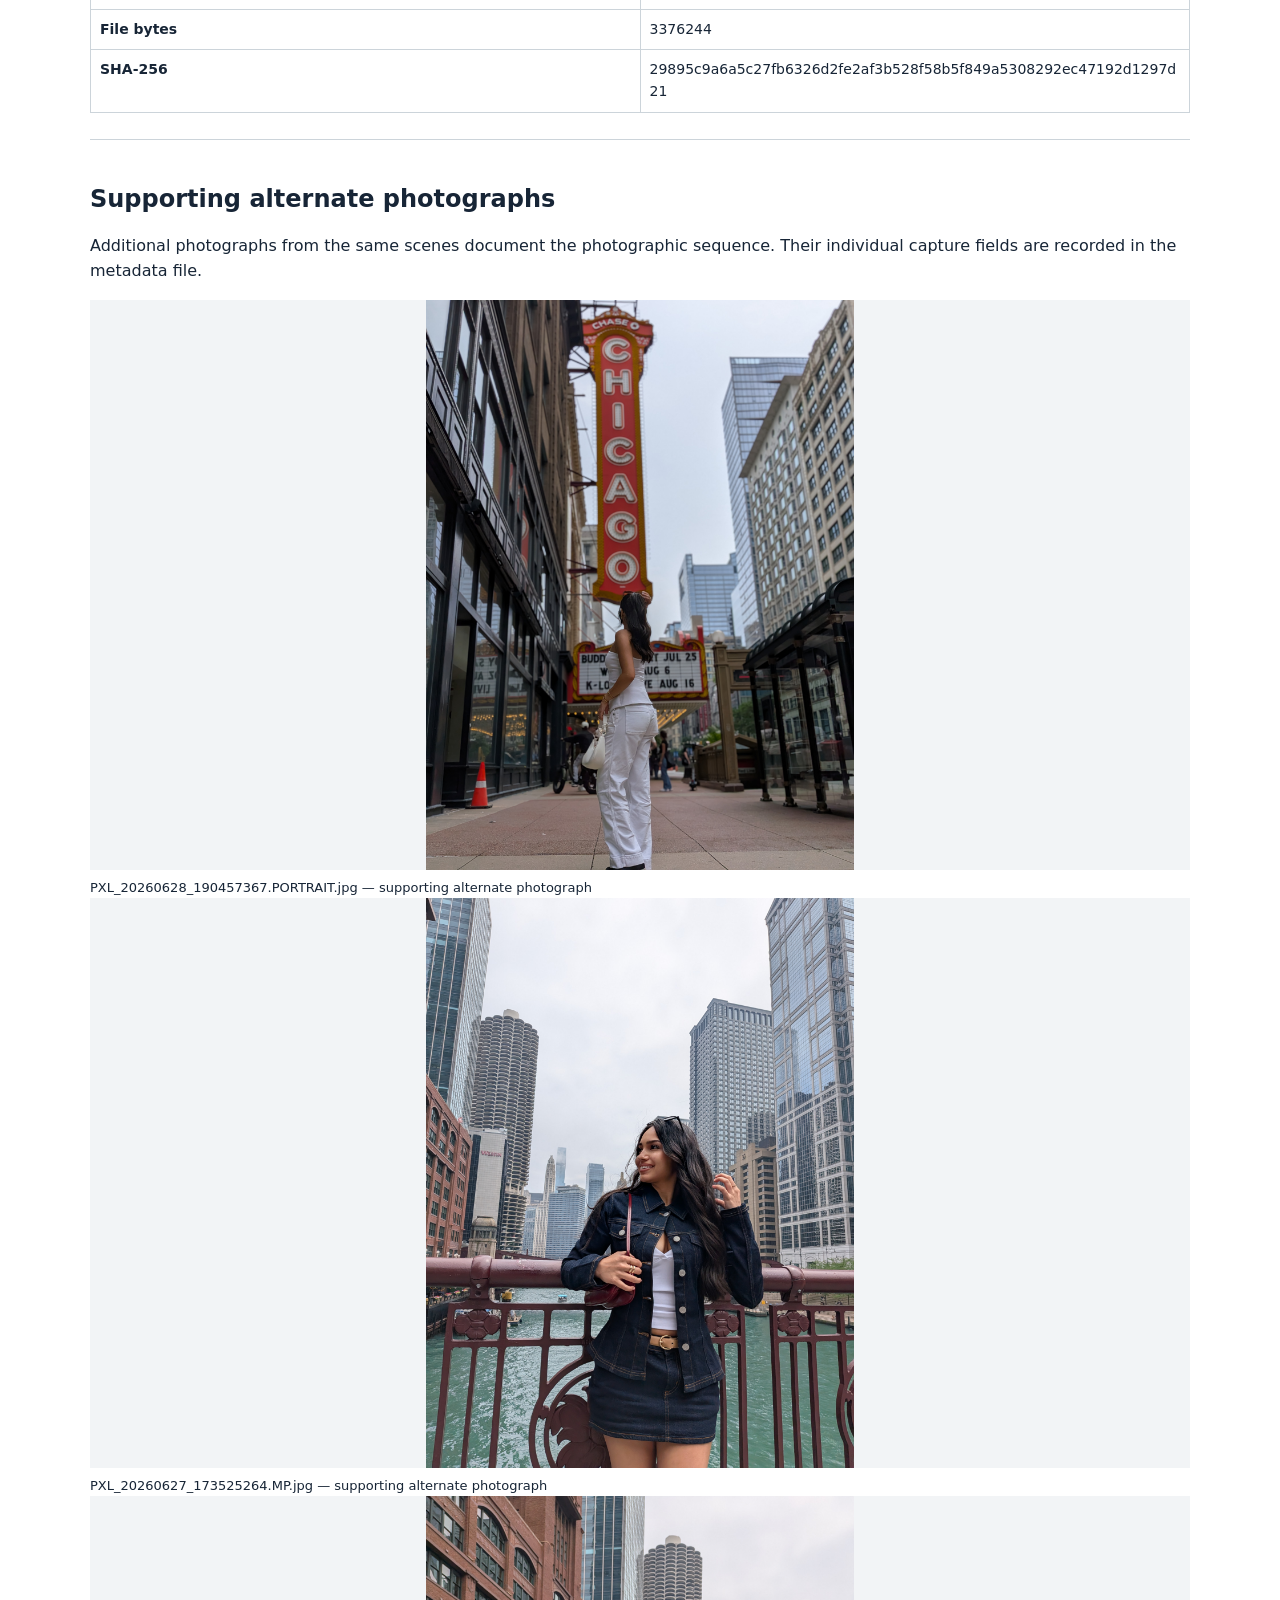
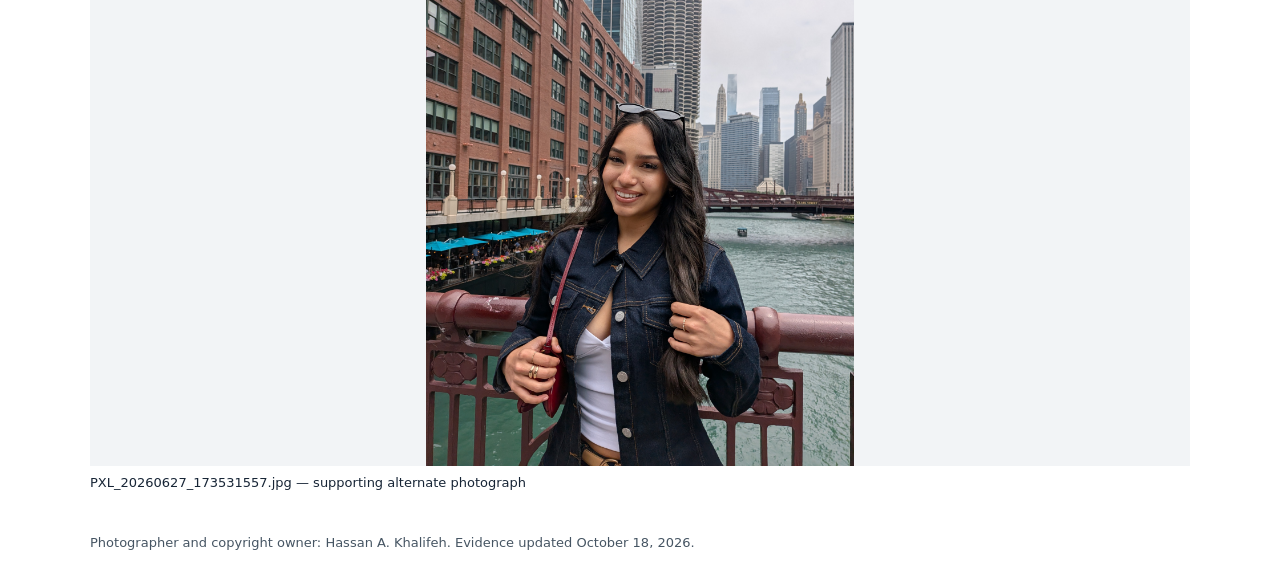
<file: verified-2026-10-17/chicago/Chicago_Evidence.html>
<!doctype html><html lang="en"><head><meta charset="utf-8"><meta name="viewport" content="width=device-width,initial-scale=1"><meta name="robots" content="noindex,nofollow,noarchive"><title>Chicago copyright evidence</title><style>body{max-width:1100px;margin:32px auto;padding:0 22px;font:16px/1.55 system-ui;color:#172536}h1,h2{line-height:1.2}a{color:#12579a;overflow-wrap:anywhere}.summary{background:#edf4f8;padding:20px}.pair{display:grid;grid-template-columns:1fr 1fr;gap:20px}.pair>*{min-width:0}figure{margin:0}img{width:100%;height:570px;object-fit:contain;background:#f2f4f6}figcaption{font-size:13px;overflow-wrap:anywhere}section{padding:26px 0;border-top:1px solid #ccd4da}table{width:100%;border-collapse:collapse;table-layout:fixed;font-size:14px}td,th{padding:9px;border:1px solid #ccd4da;text-align:left;vertical-align:top;overflow-wrap:anywhere}.small{font-size:13px;color:#465563}@media(max-width:650px){.pair{grid-template-columns:1fr}img{height:auto}td,th{padding:6px;font-size:12px}}@media print{section{break-before:page}img{height:430px}}</style></head><body><h1>Chicago carousel — copyright evidence</h1><p><strong>Photographer and copyright owner:</strong> Hassan A. Khalifeh<br><strong>Reported account:</strong> @elisaarruiz<br><strong>Reported post:</strong> <a href="https://www.instagram.com/p/Daf5B3SGzzi/">https://www.instagram.com/p/Daf5B3SGzzi/</a></p><div class="summary">I am the photographer and copyright owner of the four photographs identified below. The reported carousel reproduces them without my authorization. I request removal of the identified unauthorized reproductions. </div><p>Each comparison shows the supplied Instagram screenshot and the corresponding source photograph. Exact source files, available metadata and a downloadable comparison PDF are provided. Supporting alternate photographs appear separately.</p><p><a href="Chicago_Evidence.pdf">Download comparison PDF</a> · <a href="Source_Metadata.json">Download source metadata and SHA-256 hashes</a></p><table><tr><th>Carousel image</th><th>Source</th><th>Capture metadata</th></tr><tr><td><a href="#C-13">1 of 10: Chicago Theatre portrait</a></td><td>C-13<br>PXL_20260628_190459056.PORTRAIT.jpg</td><td>2026:06:28 14:04:59<br>-05:00</td></tr><tr><td><a href="#C-01">2 of 10: Daytime Chicago river view</a></td><td>C-01<br>PXL_20260627_161327542.jpg</td><td>2026:06:27 11:13:27<br>-05:00</td></tr><tr><td><a href="#C-03">4 of 10: Bridge portrait</a></td><td>C-03<br>PXL_20260627_173526234.jpg</td><td>2026:06:27 12:35:26<br>-05:00</td></tr><tr><td><a href="#C-08">10 of 10: Nighttime Chicago river view</a></td><td>C-08<br>PXL_20260628_044253883.jpg</td><td>2026:06:27 23:42:53<br>-05:00</td></tr></table><section id="C-13"><h2>C-13 — Chicago Theatre portrait · 1 of 10</h2><p>The pose, fingers, pedestrians, marquee and street details correspond; the posted image has different tonal rendering.</p><div class="pair"><figure><a href="screenshots/comparison-fdb0e4a8d092f128.png"><img src="screenshots/comparison-fdb0e4a8d092f128.png" alt="Reported Instagram screenshot: Chicago Theatre portrait"></a><figcaption>Reported-image screenshot. Carousel position: 1 of 10.</figcaption></figure><figure><a href="sources/PXL_20260628_190459056.PORTRAIT.jpg"><img src="sources/PXL_20260628_190459056.PORTRAIT.jpg" alt="Corresponding source: Chicago Theatre portrait"></a><figcaption>PXL_20260628_190459056.PORTRAIT.jpg<br><a href="sources/PXL_20260628_190459056.PORTRAIT.jpg">Open supplied source — 3000 × 4000</a></figcaption></figure></div><p></p><table><tr><th>Camera</th><td>Google Pixel 10</td></tr><tr><th>Capture time</th><td>2026:06:28 14:04:59</td></tr><tr><th>Capture offset</th><td>-05:00</td></tr><tr><th>GPS metadata</th><td>Present in source file</td></tr><tr><th>File bytes</th><td>4675442</td></tr><tr><th>SHA-256</th><td>24220aae7311aa11a65bd9d1bfc61fe7bb4c49b19d7e245dd54b5a20a09c549a</td></tr></table></section><section id="C-01"><h2>C-01 — Daytime Chicago river view · 2 of 10</h2><p>The cloud formations, boat positions, buildings and river view correspond.</p><div class="pair"><figure><a href="screenshots/comparison-80e5a5ea8a828743.png"><img src="screenshots/comparison-80e5a5ea8a828743.png" alt="Reported Instagram screenshot: Daytime Chicago river view"></a><figcaption>Reported-image screenshot. Carousel position: 2 of 10.</figcaption></figure><figure><a href="sources/PXL_20260627_161327542.jpg"><img src="sources/PXL_20260627_161327542.jpg" alt="Corresponding source: Daytime Chicago river view"></a><figcaption>PXL_20260627_161327542.jpg<br><a href="sources/PXL_20260627_161327542.jpg">Open supplied source — 3000 × 4000</a></figcaption></figure></div><p></p><table><tr><th>Camera</th><td>Google Pixel 10</td></tr><tr><th>Capture time</th><td>2026:06:27 11:13:27</td></tr><tr><th>Capture offset</th><td>-05:00</td></tr><tr><th>GPS metadata</th><td>Present in source file</td></tr><tr><th>File bytes</th><td>4013869</td></tr><tr><th>SHA-256</th><td>2f5174c5e6df34a01620ed9f647d459b9e5ebb880031eef6ab9226c14b2d37a8</td></tr></table></section><section id="C-03"><h2>C-03 — Bridge portrait · 4 of 10</h2><p>The hand and hair positions, clothing folds, bridge and skyline correspond.</p><div class="pair"><figure><a href="screenshots/comparison-6c9181787e60a935.png"><img src="screenshots/comparison-6c9181787e60a935.png" alt="Reported Instagram screenshot: Bridge portrait"></a><figcaption>Reported-image screenshot. Carousel position: 4 of 10.</figcaption></figure><figure><a href="sources/PXL_20260627_173526234.jpg"><img src="sources/PXL_20260627_173526234.jpg" alt="Corresponding source: Bridge portrait"></a><figcaption>PXL_20260627_173526234.jpg<br><a href="sources/PXL_20260627_173526234.jpg">Open supplied source — 3000 × 4000</a></figcaption></figure></div><p></p><table><tr><th>Camera</th><td>Google Pixel 10</td></tr><tr><th>Capture time</th><td>2026:06:27 12:35:26</td></tr><tr><th>Capture offset</th><td>-05:00</td></tr><tr><th>GPS metadata</th><td>Present in source file</td></tr><tr><th>File bytes</th><td>3696032</td></tr><tr><th>SHA-256</th><td>29b0a3c2f31e2f007f554905aacb061c61c2f71cd43a6a692e184d1f9ab56303</td></tr></table></section><section id="C-08"><h2>C-08 — Nighttime Chicago river view · 10 of 10</h2><p>The buildings, lights, bridge and traffic details correspond.</p><div class="pair"><figure><a href="screenshots/comparison-7e4069fa3e082a0d.png"><img src="screenshots/comparison-7e4069fa3e082a0d.png" alt="Reported Instagram screenshot: Nighttime Chicago river view"></a><figcaption>Reported-image screenshot. Carousel position: 10 of 10.</figcaption></figure><figure><a href="sources/PXL_20260628_044253883.jpg"><img src="sources/PXL_20260628_044253883.jpg" alt="Corresponding source: Nighttime Chicago river view"></a><figcaption>PXL_20260628_044253883.jpg<br><a href="sources/PXL_20260628_044253883.jpg">Open supplied source — 3000 × 4000</a></figcaption></figure></div><p></p><table><tr><th>Camera</th><td>Google Pixel 10</td></tr><tr><th>Capture time</th><td>2026:06:27 23:42:53</td></tr><tr><th>Capture offset</th><td>-05:00</td></tr><tr><th>GPS metadata</th><td>Present in source file</td></tr><tr><th>File bytes</th><td>3376244</td></tr><tr><th>SHA-256</th><td>29895c9a6a5c27fb6326d2fe2af3b528f58b5f849a5308292ec47192d1297d21</td></tr></table></section><section><h2>Supporting alternate photographs</h2><p>Additional photographs from the same scenes document the photographic sequence. Their individual capture fields are recorded in the metadata file.</p><figure><a href="supporting/PXL_20260628_190457367.PORTRAIT.jpg"><img loading="lazy" src="supporting/PXL_20260628_190457367.PORTRAIT.jpg" alt="Supporting alternate frame"></a><figcaption>PXL_20260628_190457367.PORTRAIT.jpg — supporting alternate photograph</figcaption></figure><figure><a href="supporting/PXL_20260627_173525264.MP.jpg"><img loading="lazy" src="supporting/PXL_20260627_173525264.MP.jpg" alt="Supporting alternate frame"></a><figcaption>PXL_20260627_173525264.MP.jpg — supporting alternate photograph</figcaption></figure><figure><a href="supporting/PXL_20260627_173531557.jpg"><img loading="lazy" src="supporting/PXL_20260627_173531557.jpg" alt="Supporting alternate frame"></a><figcaption>PXL_20260627_173531557.jpg — supporting alternate photograph</figcaption></figure></section><p class="small">Photographer and copyright owner: Hassan A. Khalifeh. Evidence updated October 18, 2026.</p></body></html>
</file>
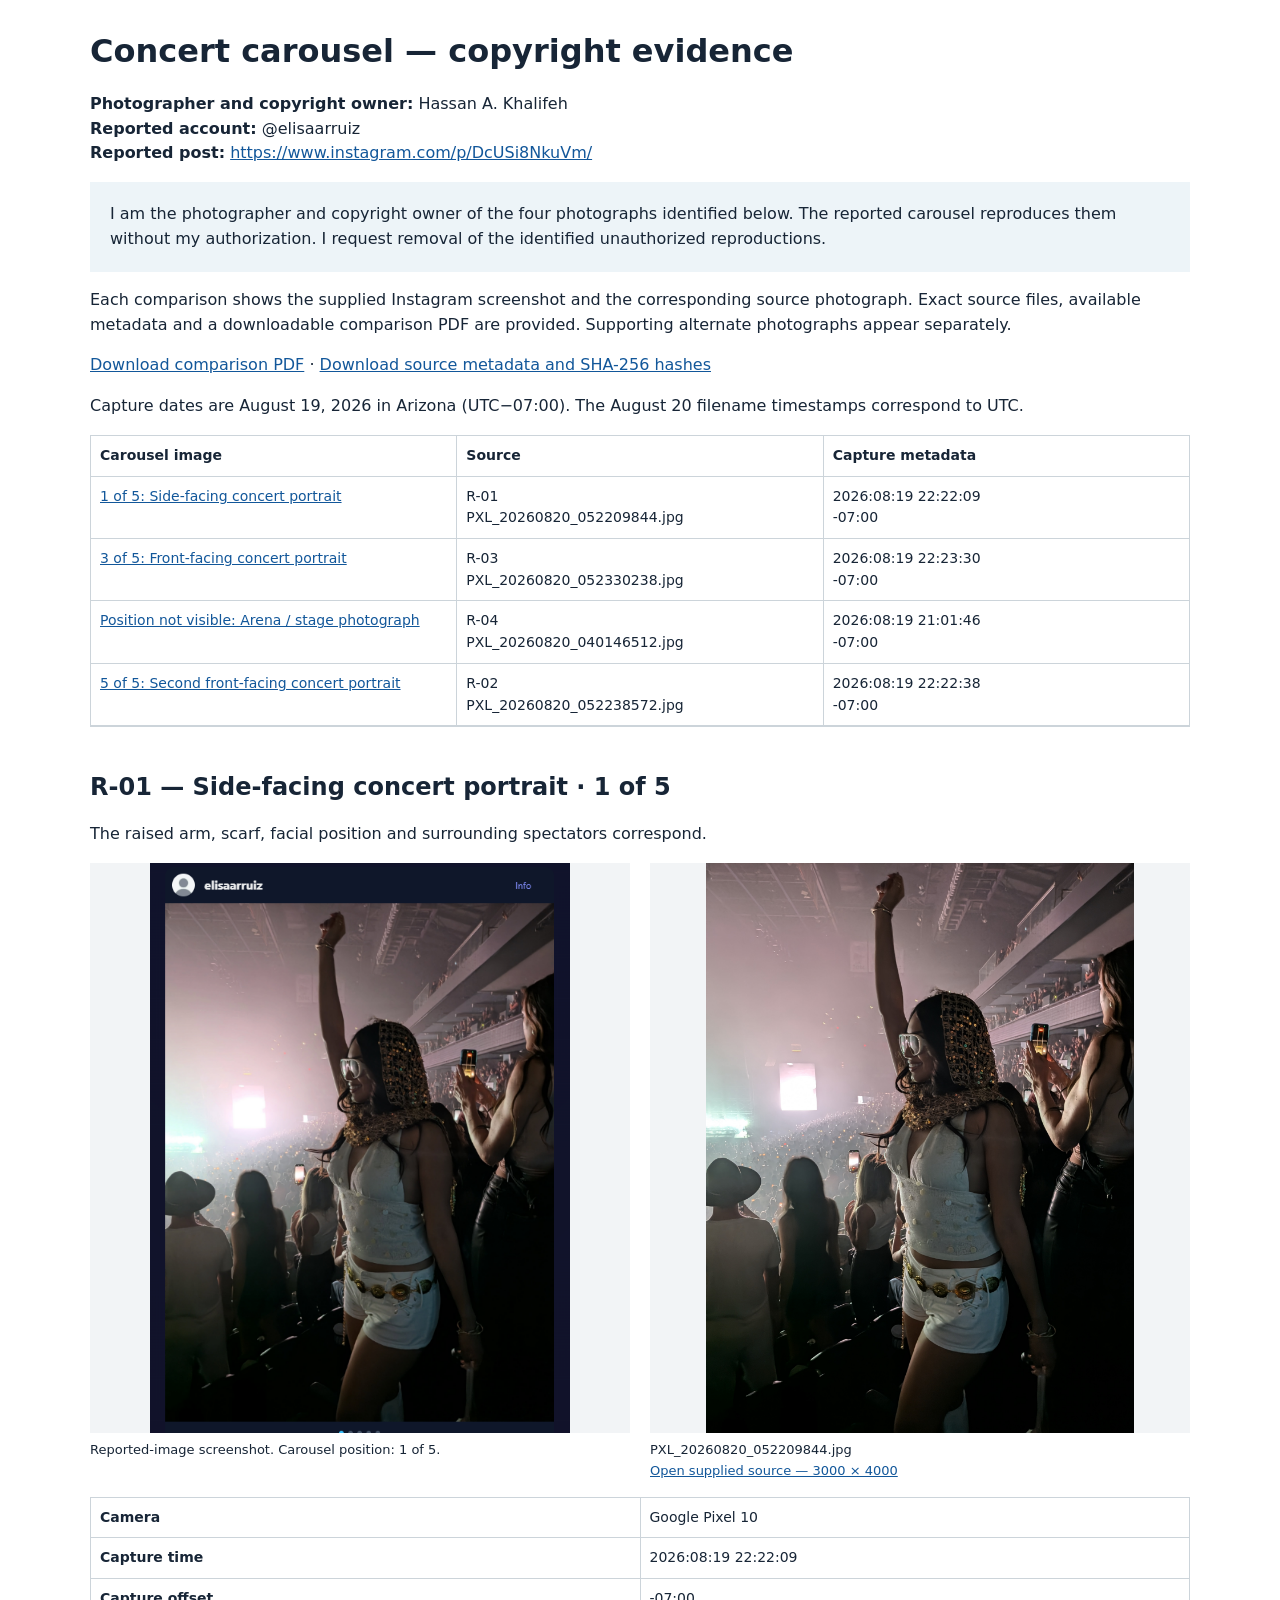
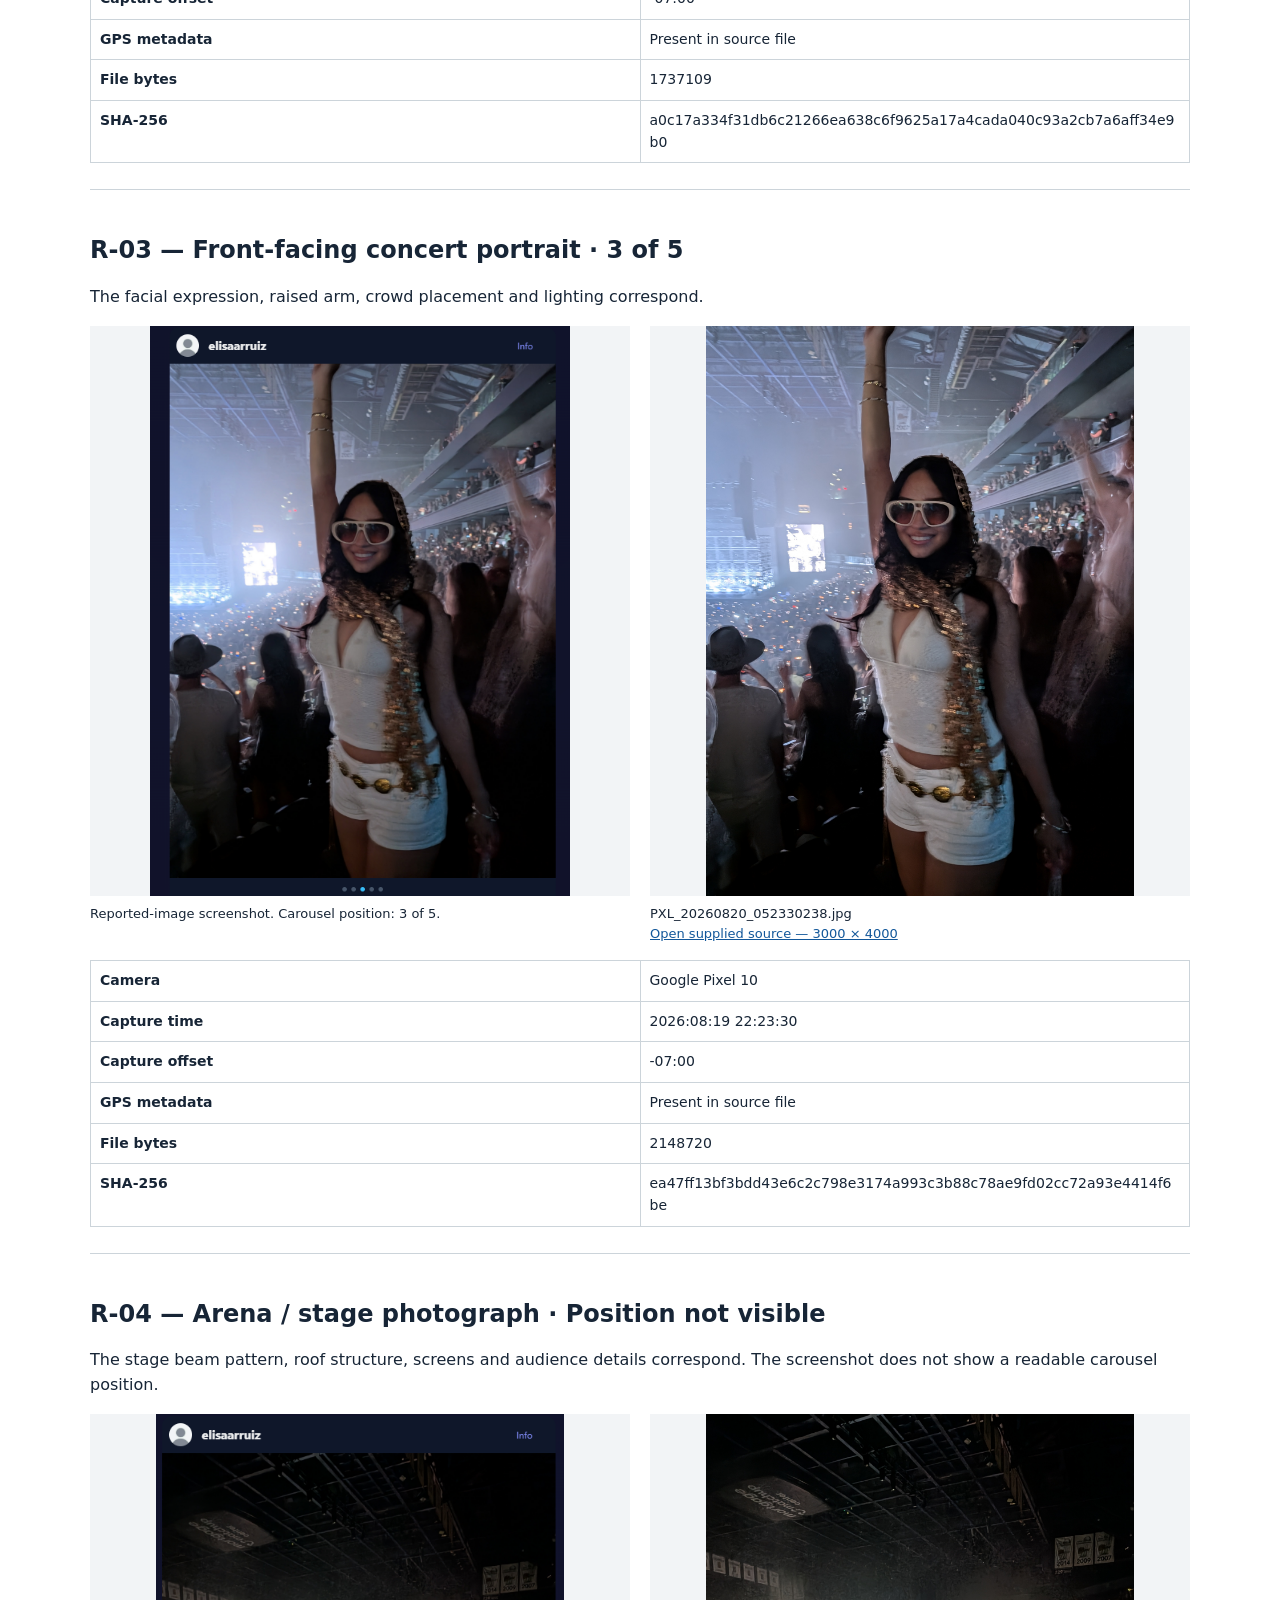
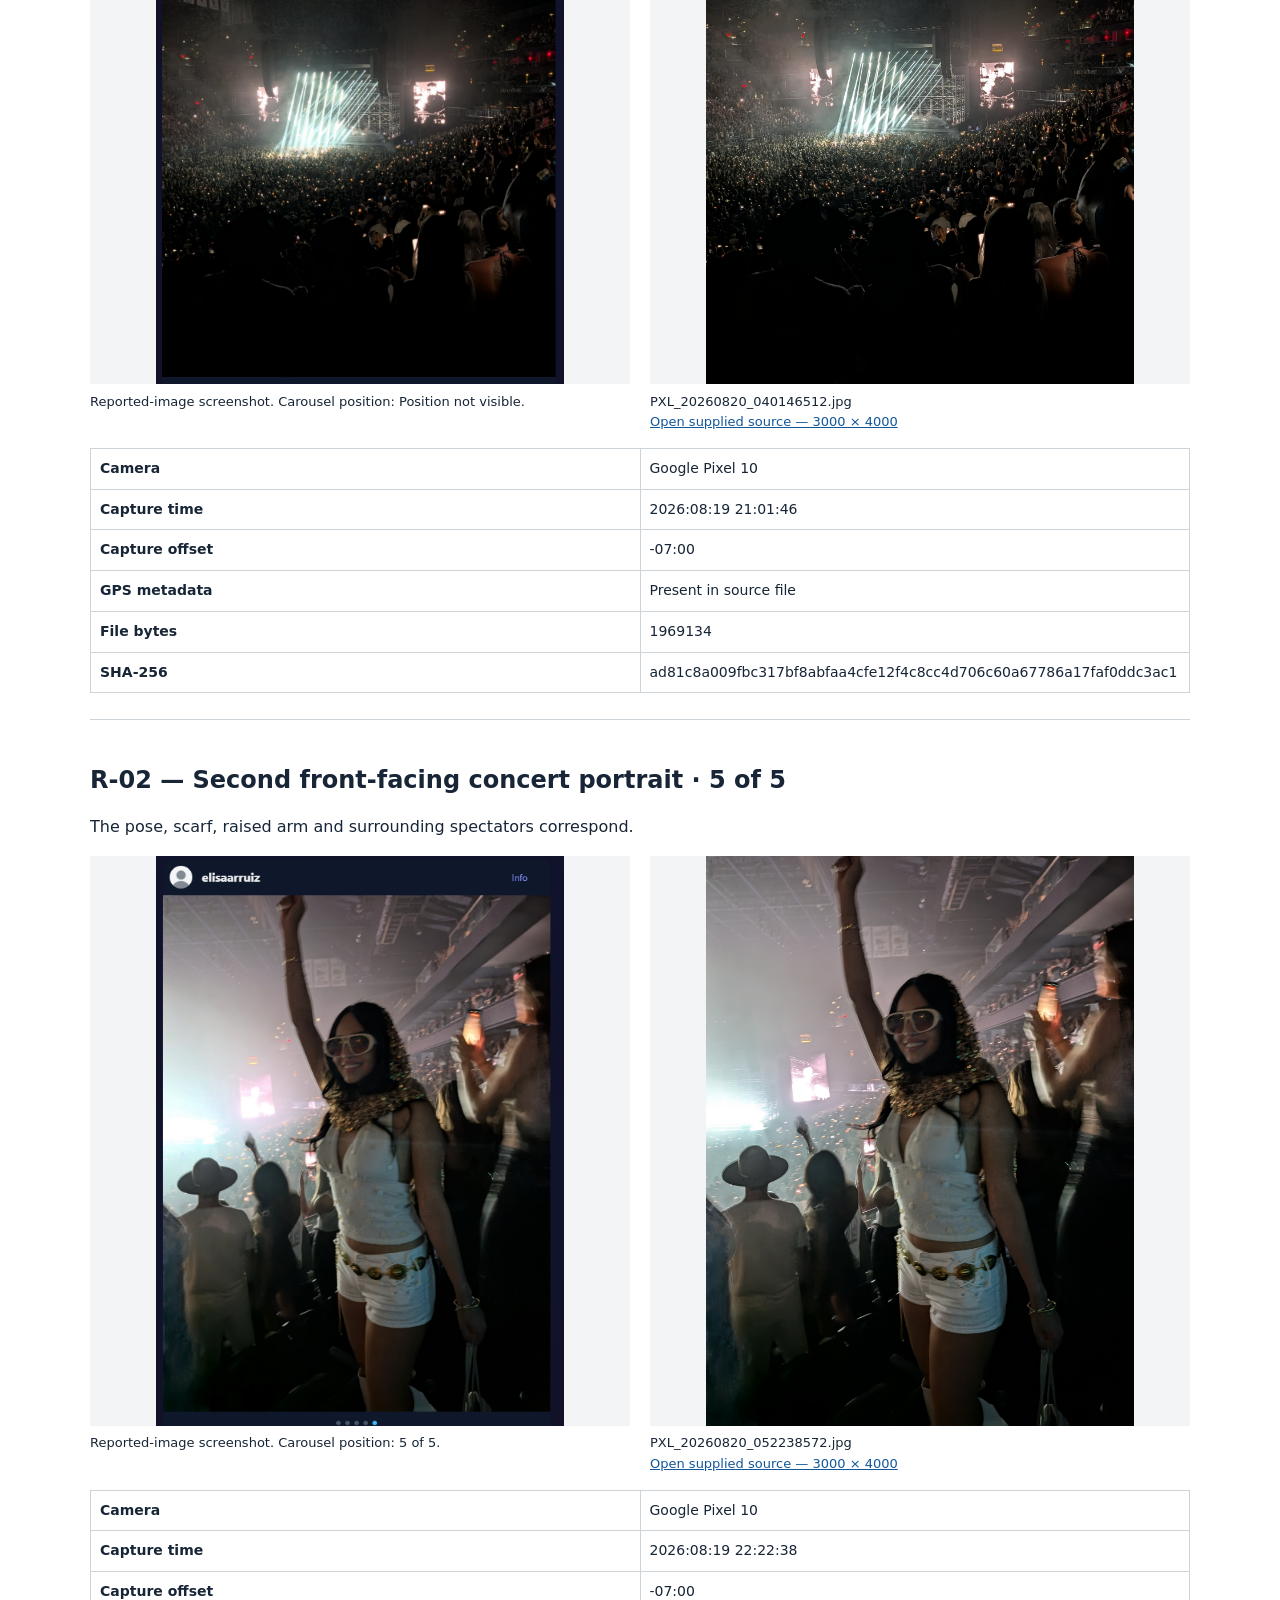
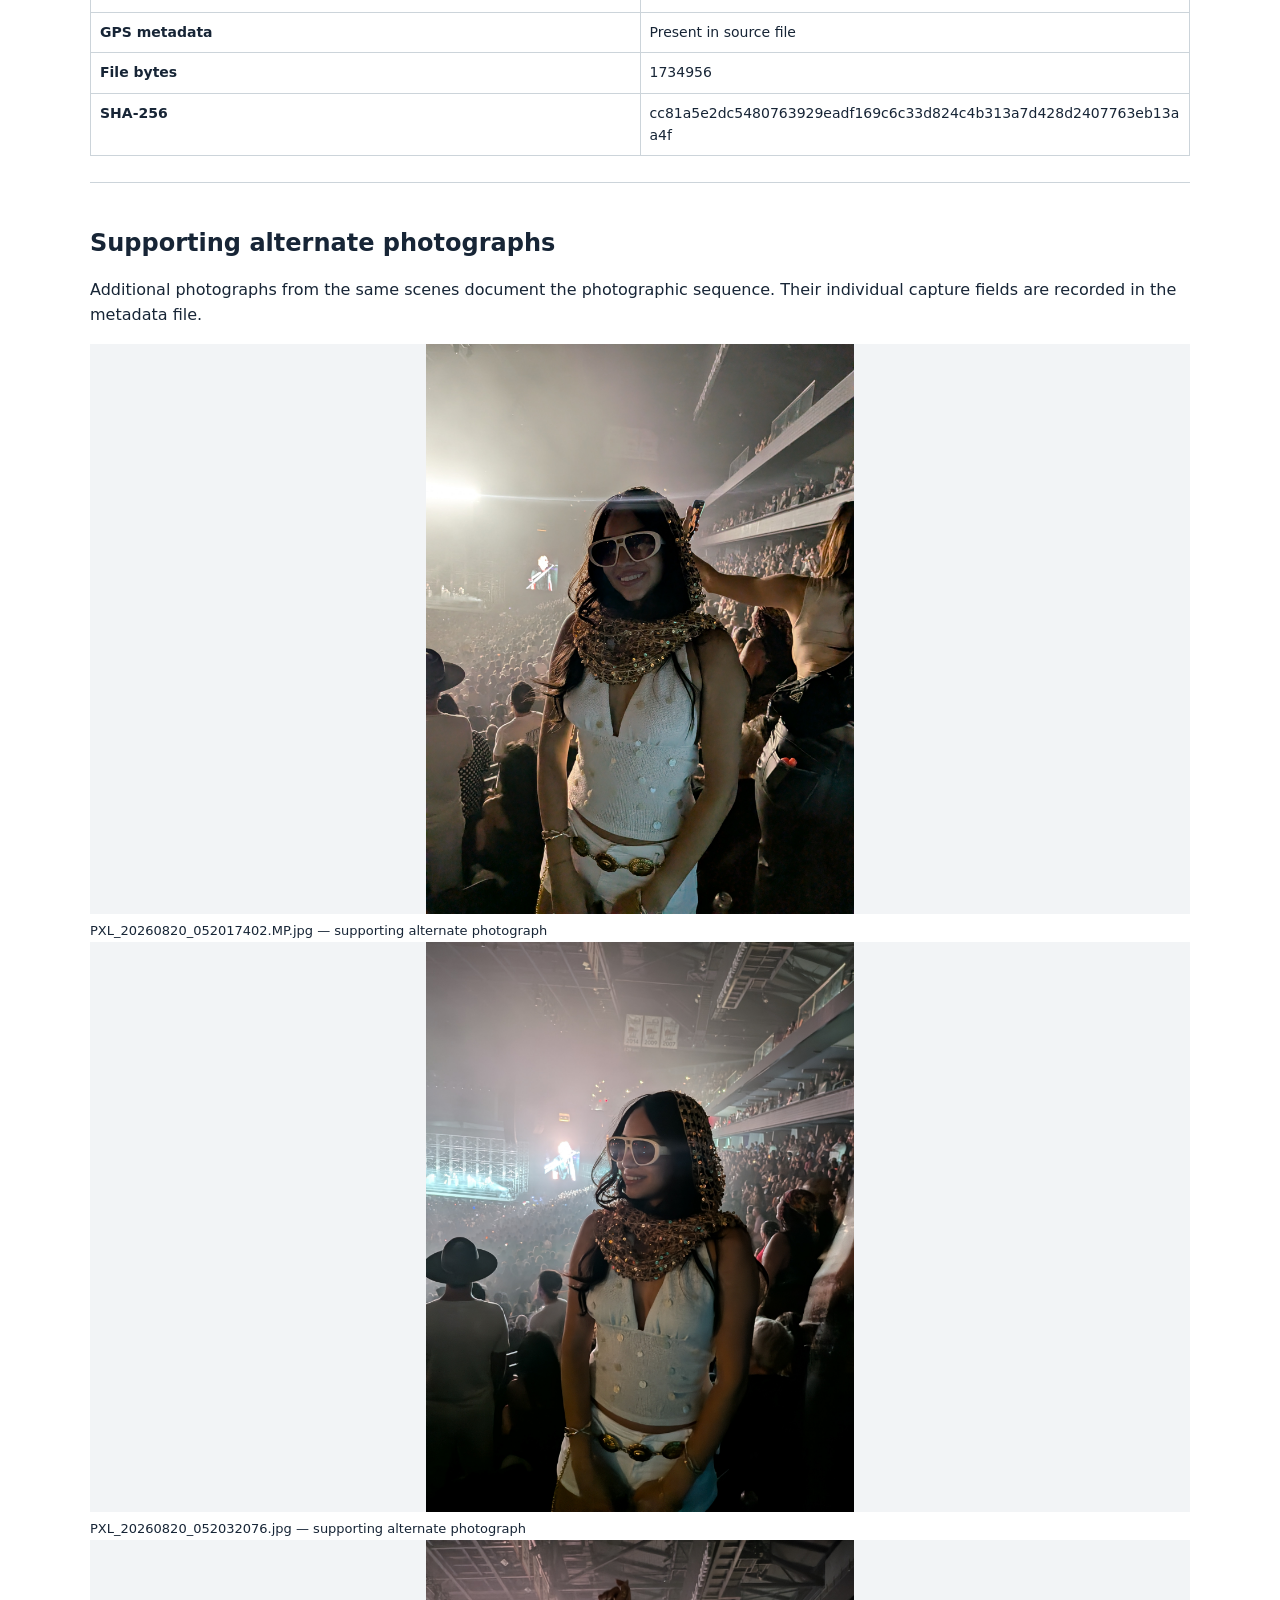
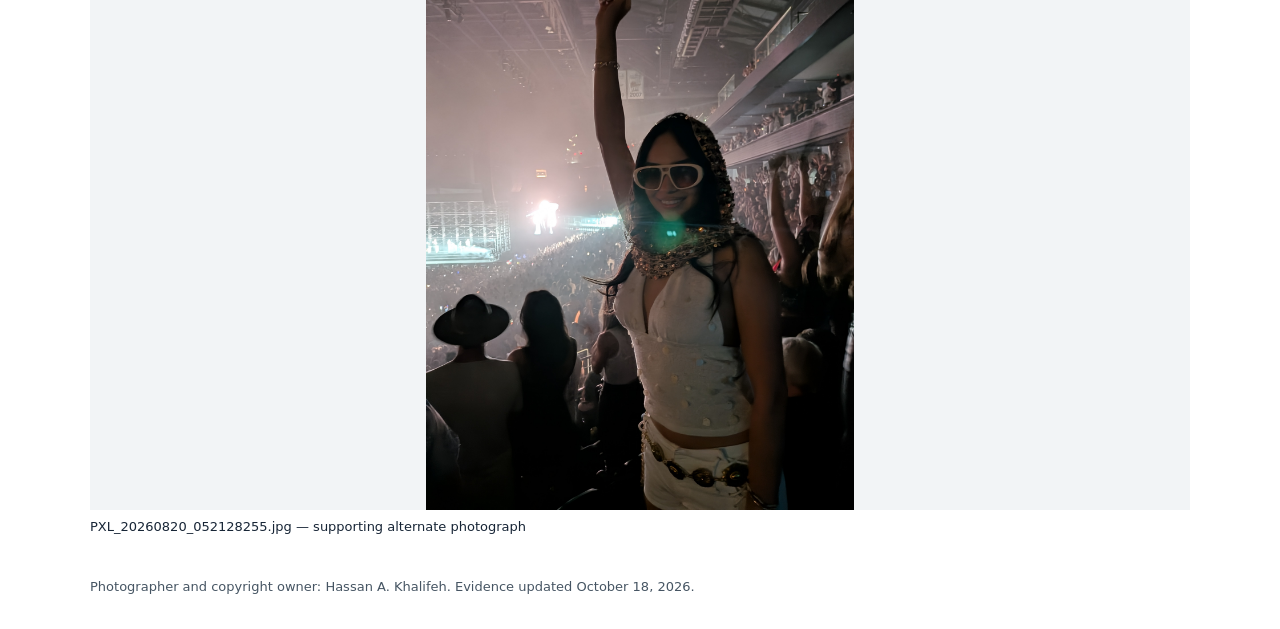
<file: verified-2026-10-17/concert/Concert_Evidence.html>
<!doctype html><html lang="en"><head><meta charset="utf-8"><meta name="viewport" content="width=device-width,initial-scale=1"><meta name="robots" content="noindex,nofollow,noarchive"><title>Concert copyright evidence</title><style>body{max-width:1100px;margin:32px auto;padding:0 22px;font:16px/1.55 system-ui;color:#172536}h1,h2{line-height:1.2}a{color:#12579a;overflow-wrap:anywhere}.summary{background:#edf4f8;padding:20px}.pair{display:grid;grid-template-columns:1fr 1fr;gap:20px}.pair>*{min-width:0}figure{margin:0}img{width:100%;height:570px;object-fit:contain;background:#f2f4f6}figcaption{font-size:13px;overflow-wrap:anywhere}section{padding:26px 0;border-top:1px solid #ccd4da}table{width:100%;border-collapse:collapse;table-layout:fixed;font-size:14px}td,th{padding:9px;border:1px solid #ccd4da;text-align:left;vertical-align:top;overflow-wrap:anywhere}.small{font-size:13px;color:#465563}@media(max-width:650px){.pair{grid-template-columns:1fr}img{height:auto}td,th{padding:6px;font-size:12px}}@media print{section{break-before:page}img{height:430px}}</style></head><body><h1>Concert carousel — copyright evidence</h1><p><strong>Photographer and copyright owner:</strong> Hassan A. Khalifeh<br><strong>Reported account:</strong> @elisaarruiz<br><strong>Reported post:</strong> <a href="https://www.instagram.com/p/DcUSi8NkuVm/">https://www.instagram.com/p/DcUSi8NkuVm/</a></p><div class="summary">I am the photographer and copyright owner of the four photographs identified below. The reported carousel reproduces them without my authorization. I request removal of the identified unauthorized reproductions. </div><p>Each comparison shows the supplied Instagram screenshot and the corresponding source photograph. Exact source files, available metadata and a downloadable comparison PDF are provided. Supporting alternate photographs appear separately.</p><p><a href="Concert_Evidence.pdf">Download comparison PDF</a> · <a href="Source_Metadata.json">Download source metadata and SHA-256 hashes</a></p><p>Capture dates are August 19, 2026 in Arizona (UTC−07:00). The August 20 filename timestamps correspond to UTC.</p><table><tr><th>Carousel image</th><th>Source</th><th>Capture metadata</th></tr><tr><td><a href="#R-01">1 of 5: Side-facing concert portrait</a></td><td>R-01<br>PXL_20260820_052209844.jpg</td><td>2026:08:19 22:22:09<br>-07:00</td></tr><tr><td><a href="#R-03">3 of 5: Front-facing concert portrait</a></td><td>R-03<br>PXL_20260820_052330238.jpg</td><td>2026:08:19 22:23:30<br>-07:00</td></tr><tr><td><a href="#R-04">Position not visible: Arena / stage photograph</a></td><td>R-04<br>PXL_20260820_040146512.jpg</td><td>2026:08:19 21:01:46<br>-07:00</td></tr><tr><td><a href="#R-02">5 of 5: Second front-facing concert portrait</a></td><td>R-02<br>PXL_20260820_052238572.jpg</td><td>2026:08:19 22:22:38<br>-07:00</td></tr></table><section id="R-01"><h2>R-01 — Side-facing concert portrait · 1 of 5</h2><p>The raised arm, scarf, facial position and surrounding spectators correspond.</p><div class="pair"><figure><a href="screenshots/comparison-45d3bbd852e719ee.png"><img src="screenshots/comparison-45d3bbd852e719ee.png" alt="Reported Instagram screenshot: Side-facing concert portrait"></a><figcaption>Reported-image screenshot. Carousel position: 1 of 5.</figcaption></figure><figure><a href="sources/PXL_20260820_052209844.jpg"><img src="sources/PXL_20260820_052209844.jpg" alt="Corresponding source: Side-facing concert portrait"></a><figcaption>PXL_20260820_052209844.jpg<br><a href="sources/PXL_20260820_052209844.jpg">Open supplied source — 3000 × 4000</a></figcaption></figure></div><p></p><table><tr><th>Camera</th><td>Google Pixel 10</td></tr><tr><th>Capture time</th><td>2026:08:19 22:22:09</td></tr><tr><th>Capture offset</th><td>-07:00</td></tr><tr><th>GPS metadata</th><td>Present in source file</td></tr><tr><th>File bytes</th><td>1737109</td></tr><tr><th>SHA-256</th><td>a0c17a334f31db6c21266ea638c6f9625a17a4cada040c93a2cb7a6aff34e9b0</td></tr></table></section><section id="R-03"><h2>R-03 — Front-facing concert portrait · 3 of 5</h2><p>The facial expression, raised arm, crowd placement and lighting correspond.</p><div class="pair"><figure><a href="screenshots/comparison-40b7eefcdb215a8a.png"><img src="screenshots/comparison-40b7eefcdb215a8a.png" alt="Reported Instagram screenshot: Front-facing concert portrait"></a><figcaption>Reported-image screenshot. Carousel position: 3 of 5.</figcaption></figure><figure><a href="sources/PXL_20260820_052330238.jpg"><img src="sources/PXL_20260820_052330238.jpg" alt="Corresponding source: Front-facing concert portrait"></a><figcaption>PXL_20260820_052330238.jpg<br><a href="sources/PXL_20260820_052330238.jpg">Open supplied source — 3000 × 4000</a></figcaption></figure></div><p></p><table><tr><th>Camera</th><td>Google Pixel 10</td></tr><tr><th>Capture time</th><td>2026:08:19 22:23:30</td></tr><tr><th>Capture offset</th><td>-07:00</td></tr><tr><th>GPS metadata</th><td>Present in source file</td></tr><tr><th>File bytes</th><td>2148720</td></tr><tr><th>SHA-256</th><td>ea47ff13bf3bdd43e6c2c798e3174a993c3b88c78ae9fd02cc72a93e4414f6be</td></tr></table></section><section id="R-04"><h2>R-04 — Arena / stage photograph · Position not visible</h2><p>The stage beam pattern, roof structure, screens and audience details correspond. The screenshot does not show a readable carousel position.</p><div class="pair"><figure><a href="screenshots/comparison-46074837127e52fd.png"><img src="screenshots/comparison-46074837127e52fd.png" alt="Reported Instagram screenshot: Arena / stage photograph"></a><figcaption>Reported-image screenshot. Carousel position: Position not visible.</figcaption></figure><figure><a href="sources/PXL_20260820_040146512.jpg"><img src="sources/PXL_20260820_040146512.jpg" alt="Corresponding source: Arena / stage photograph"></a><figcaption>PXL_20260820_040146512.jpg<br><a href="sources/PXL_20260820_040146512.jpg">Open supplied source — 3000 × 4000</a></figcaption></figure></div><p></p><table><tr><th>Camera</th><td>Google Pixel 10</td></tr><tr><th>Capture time</th><td>2026:08:19 21:01:46</td></tr><tr><th>Capture offset</th><td>-07:00</td></tr><tr><th>GPS metadata</th><td>Present in source file</td></tr><tr><th>File bytes</th><td>1969134</td></tr><tr><th>SHA-256</th><td>ad81c8a009fbc317bf8abfaa4cfe12f4c8cc4d706c60a67786a17faf0ddc3ac1</td></tr></table></section><section id="R-02"><h2>R-02 — Second front-facing concert portrait · 5 of 5</h2><p>The pose, scarf, raised arm and surrounding spectators correspond.</p><div class="pair"><figure><a href="screenshots/comparison-d8379d971f475c06.png"><img src="screenshots/comparison-d8379d971f475c06.png" alt="Reported Instagram screenshot: Second front-facing concert portrait"></a><figcaption>Reported-image screenshot. Carousel position: 5 of 5.</figcaption></figure><figure><a href="sources/PXL_20260820_052238572.jpg"><img src="sources/PXL_20260820_052238572.jpg" alt="Corresponding source: Second front-facing concert portrait"></a><figcaption>PXL_20260820_052238572.jpg<br><a href="sources/PXL_20260820_052238572.jpg">Open supplied source — 3000 × 4000</a></figcaption></figure></div><p></p><table><tr><th>Camera</th><td>Google Pixel 10</td></tr><tr><th>Capture time</th><td>2026:08:19 22:22:38</td></tr><tr><th>Capture offset</th><td>-07:00</td></tr><tr><th>GPS metadata</th><td>Present in source file</td></tr><tr><th>File bytes</th><td>1734956</td></tr><tr><th>SHA-256</th><td>cc81a5e2dc5480763929eadf169c6c33d824c4b313a7d428d2407763eb13aa4f</td></tr></table></section><section><h2>Supporting alternate photographs</h2><p>Additional photographs from the same scenes document the photographic sequence. Their individual capture fields are recorded in the metadata file.</p><figure><a href="supporting/PXL_20260820_052017402.MP.jpg"><img loading="lazy" src="supporting/PXL_20260820_052017402.MP.jpg" alt="Supporting alternate frame"></a><figcaption>PXL_20260820_052017402.MP.jpg — supporting alternate photograph</figcaption></figure><figure><a href="supporting/PXL_20260820_052032076.jpg"><img loading="lazy" src="supporting/PXL_20260820_052032076.jpg" alt="Supporting alternate frame"></a><figcaption>PXL_20260820_052032076.jpg — supporting alternate photograph</figcaption></figure><figure><a href="supporting/PXL_20260820_052128255.jpg"><img loading="lazy" src="supporting/PXL_20260820_052128255.jpg" alt="Supporting alternate frame"></a><figcaption>PXL_20260820_052128255.jpg — supporting alternate photograph</figcaption></figure></section><p class="small">Photographer and copyright owner: Hassan A. Khalifeh. Evidence updated October 18, 2026.</p></body></html>
</file>
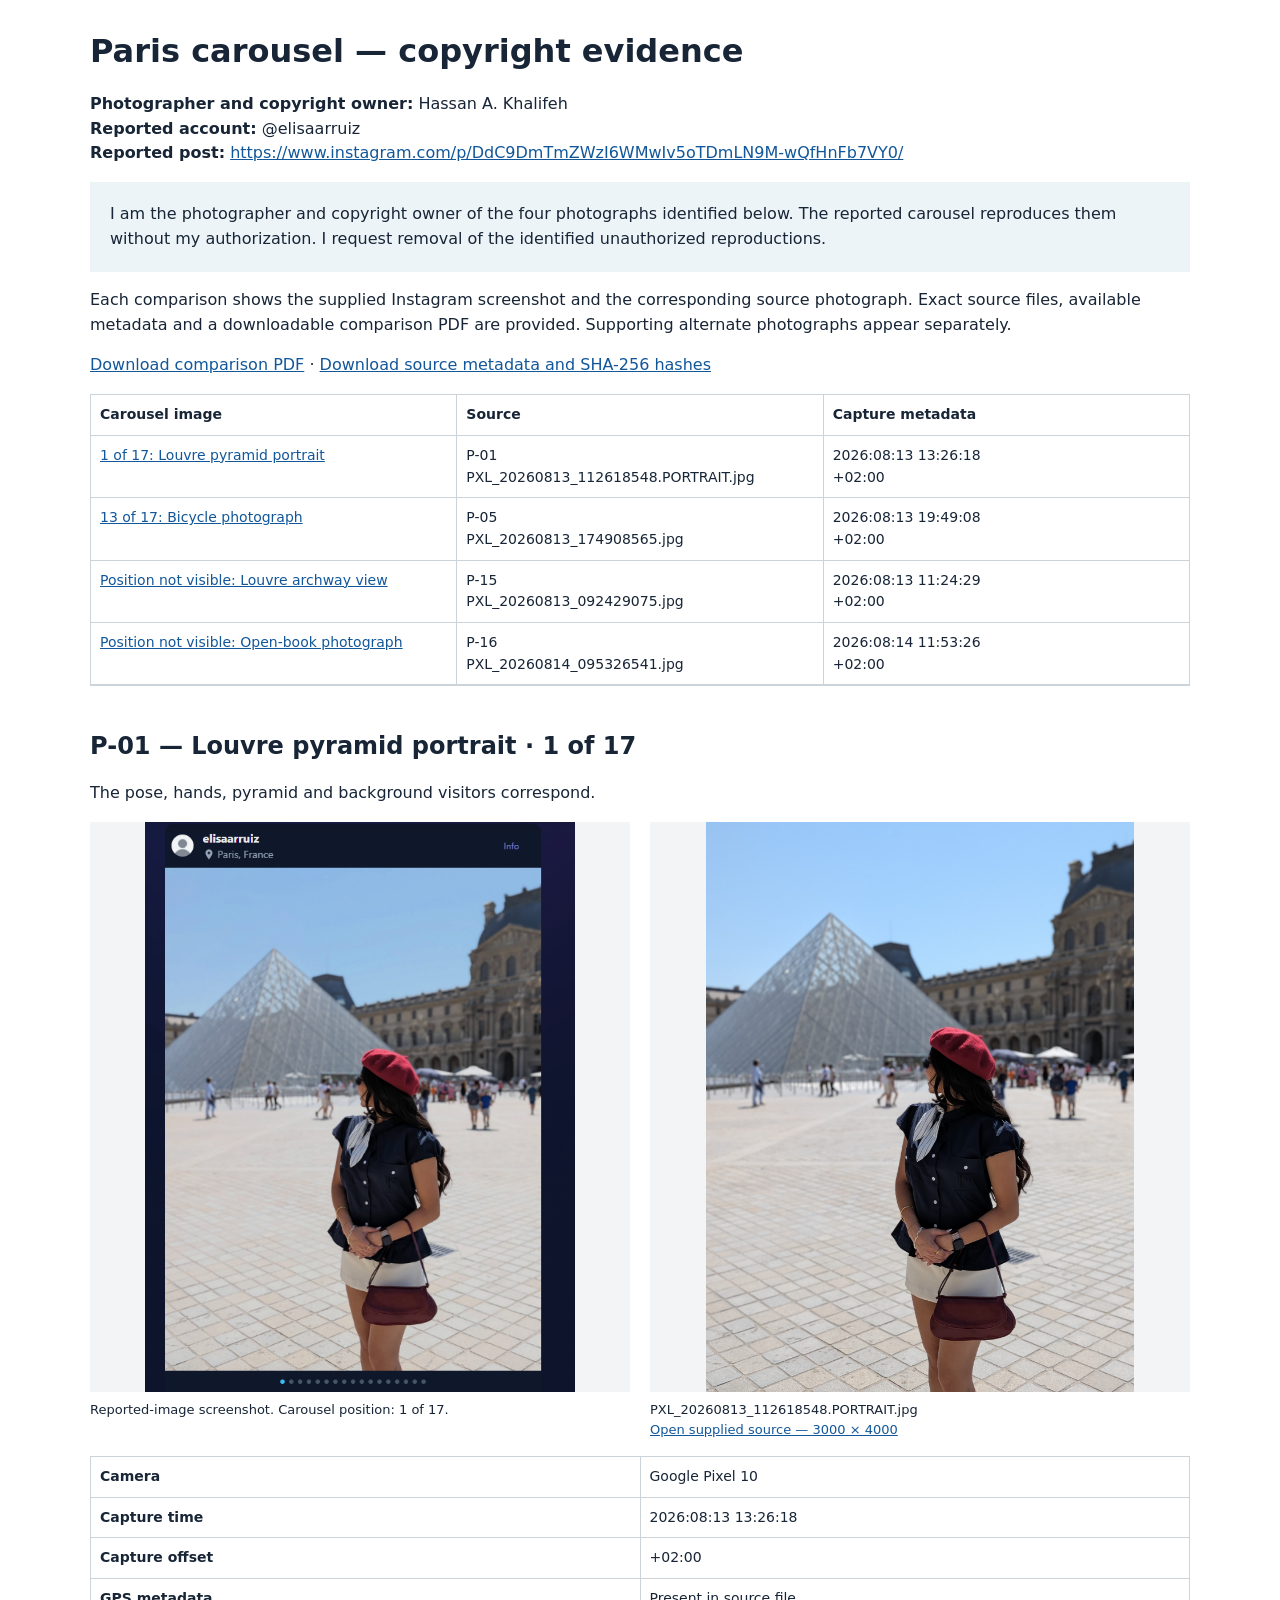
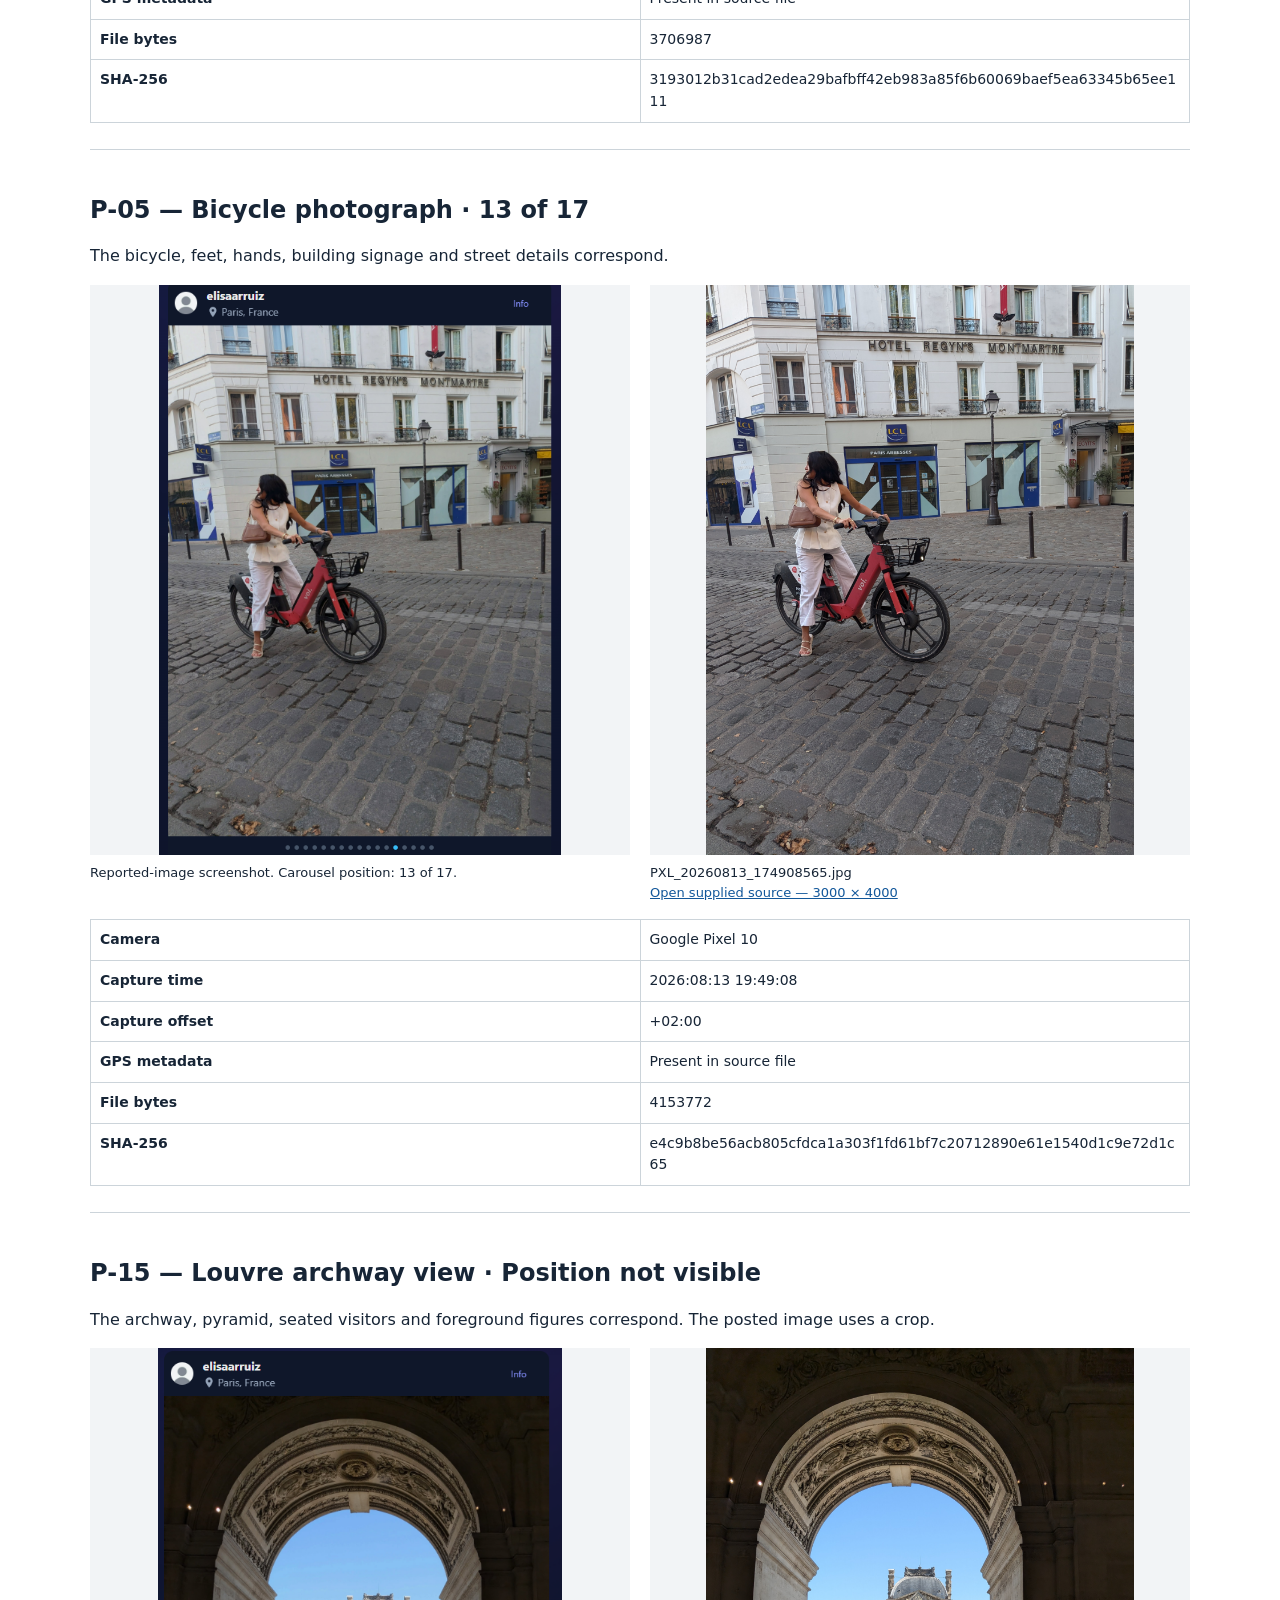
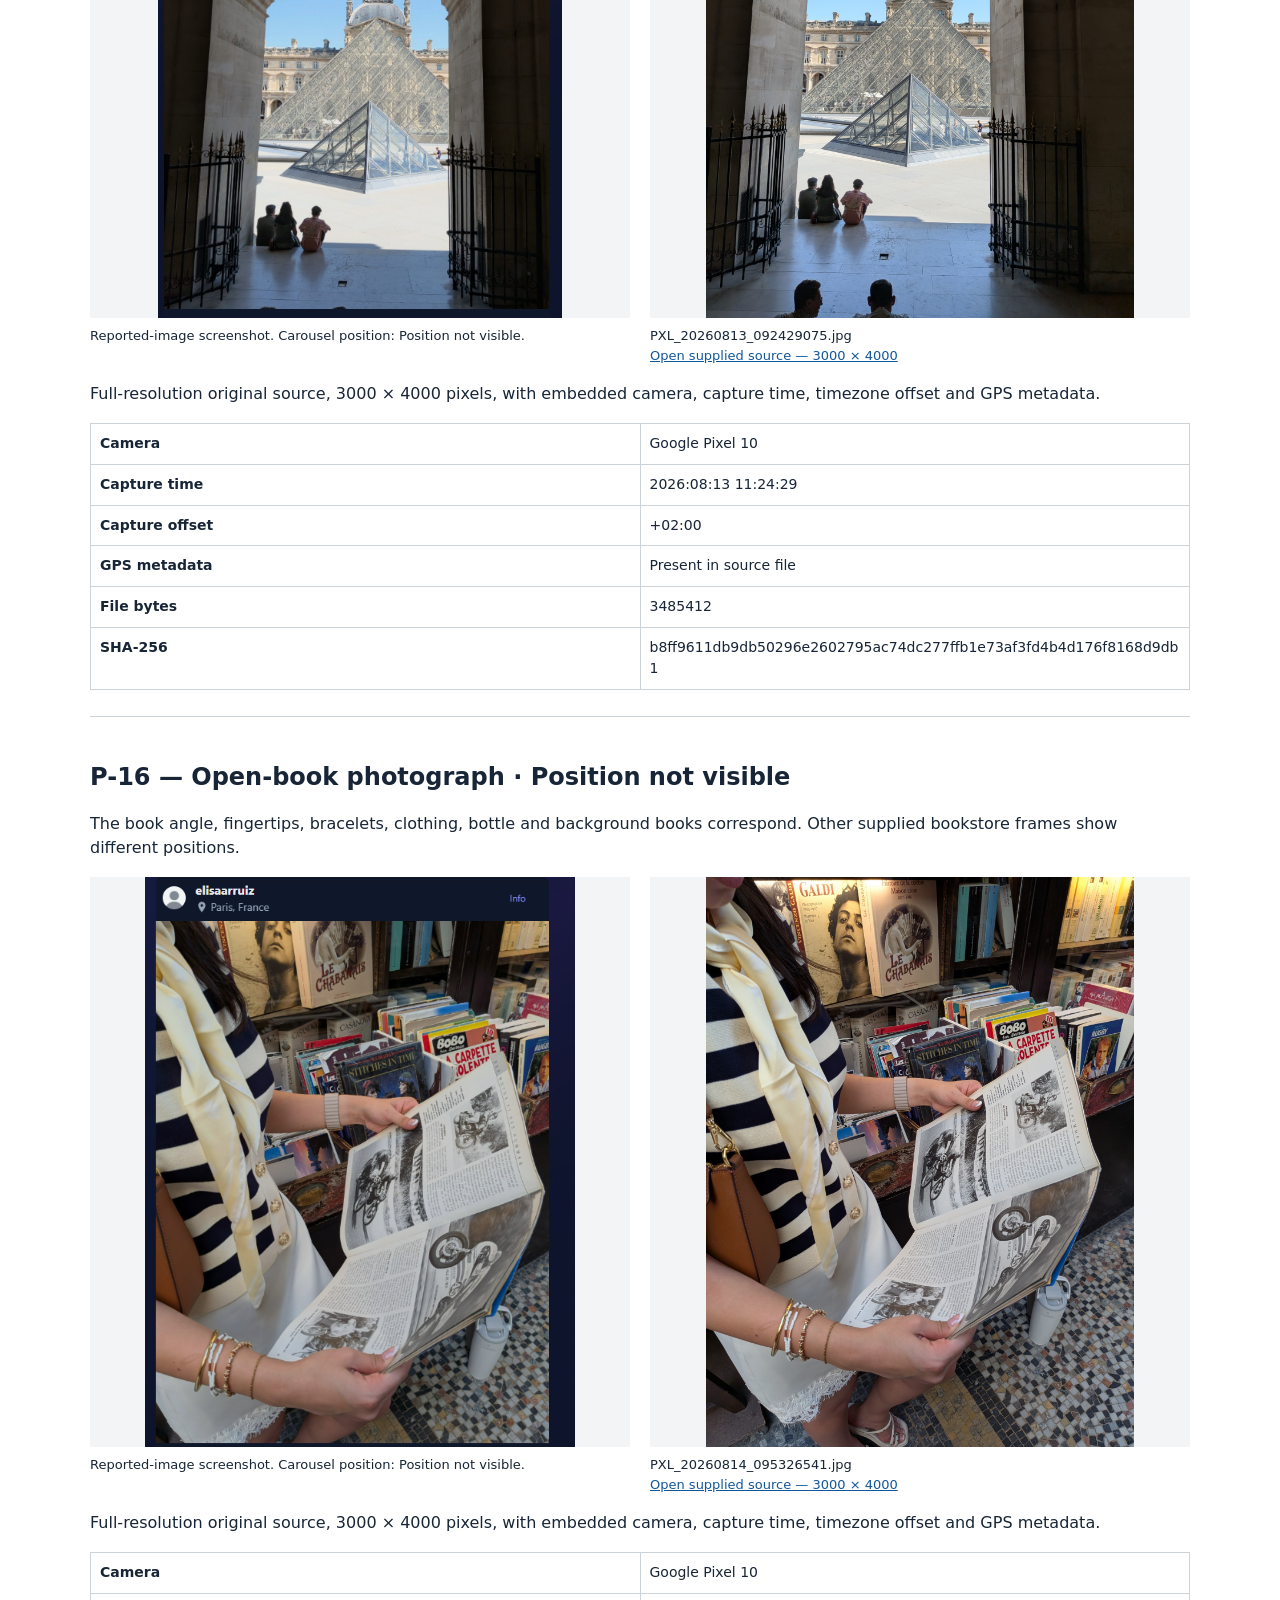
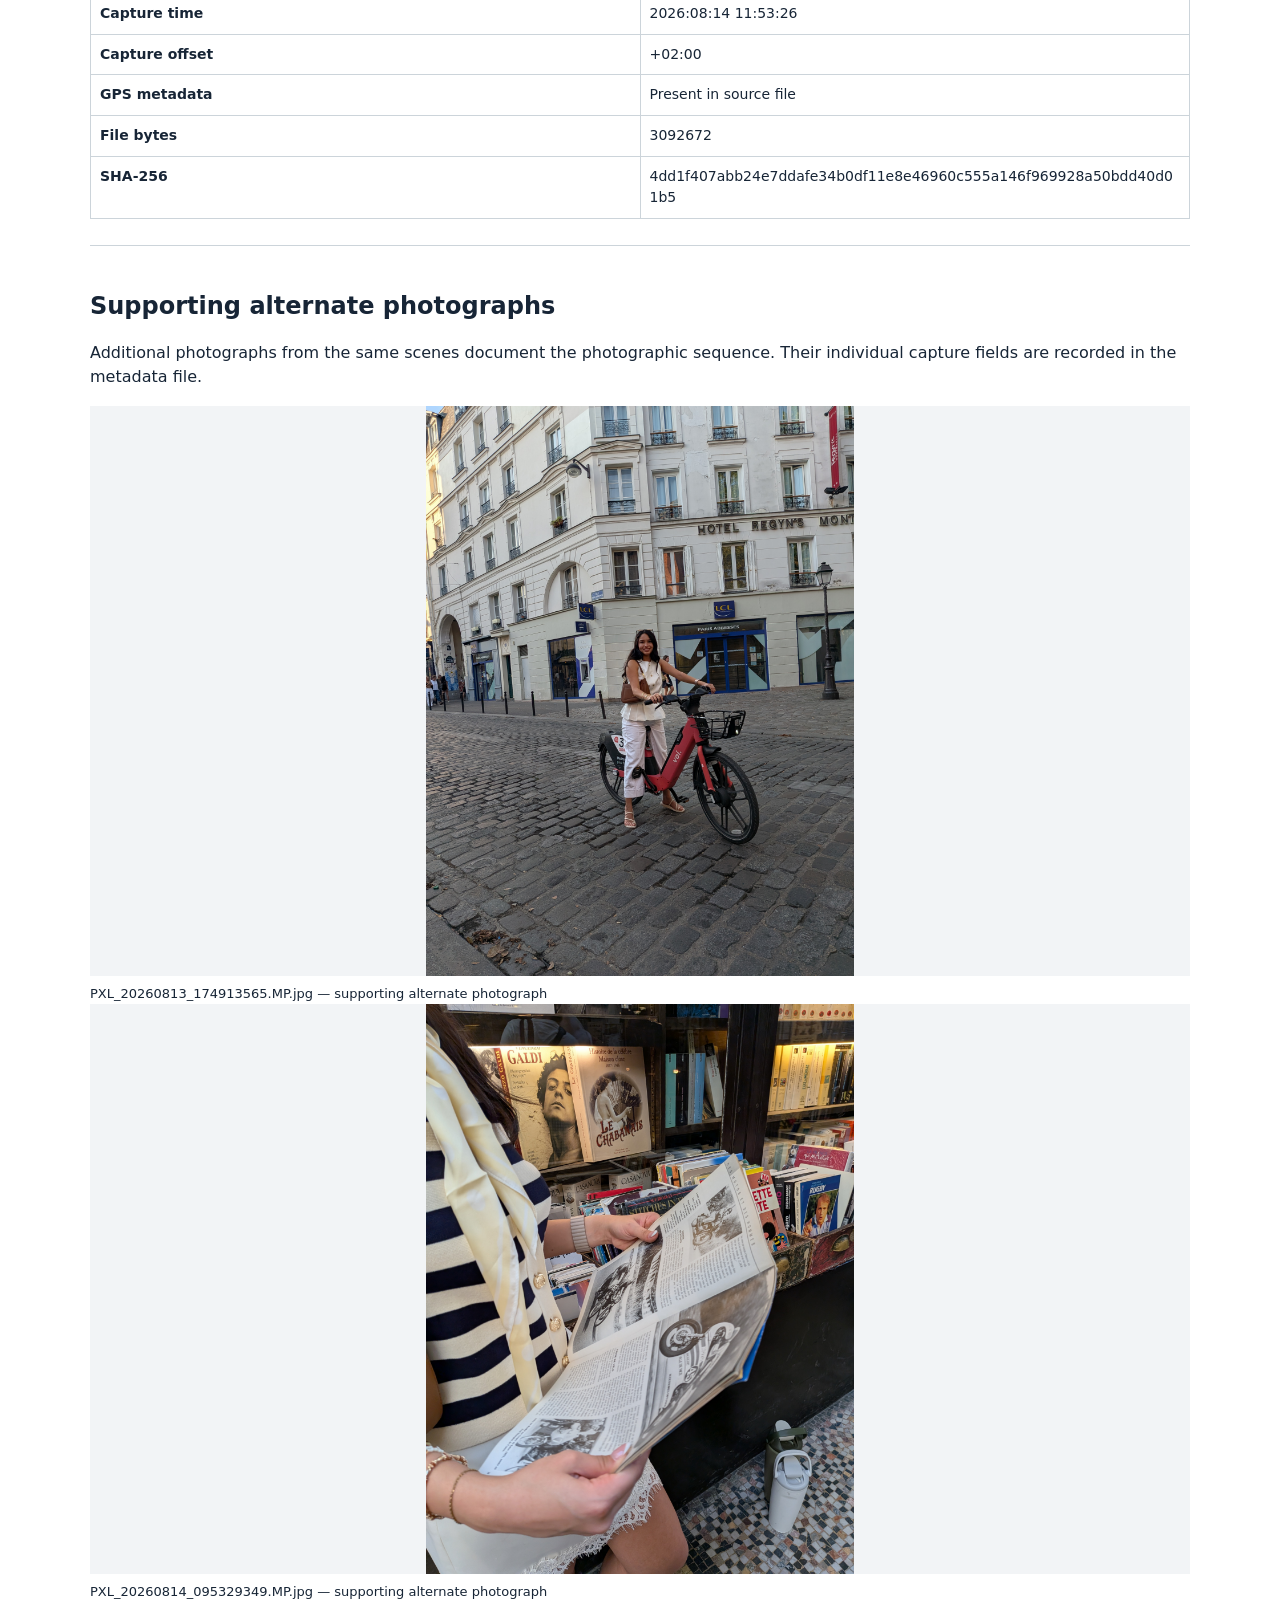
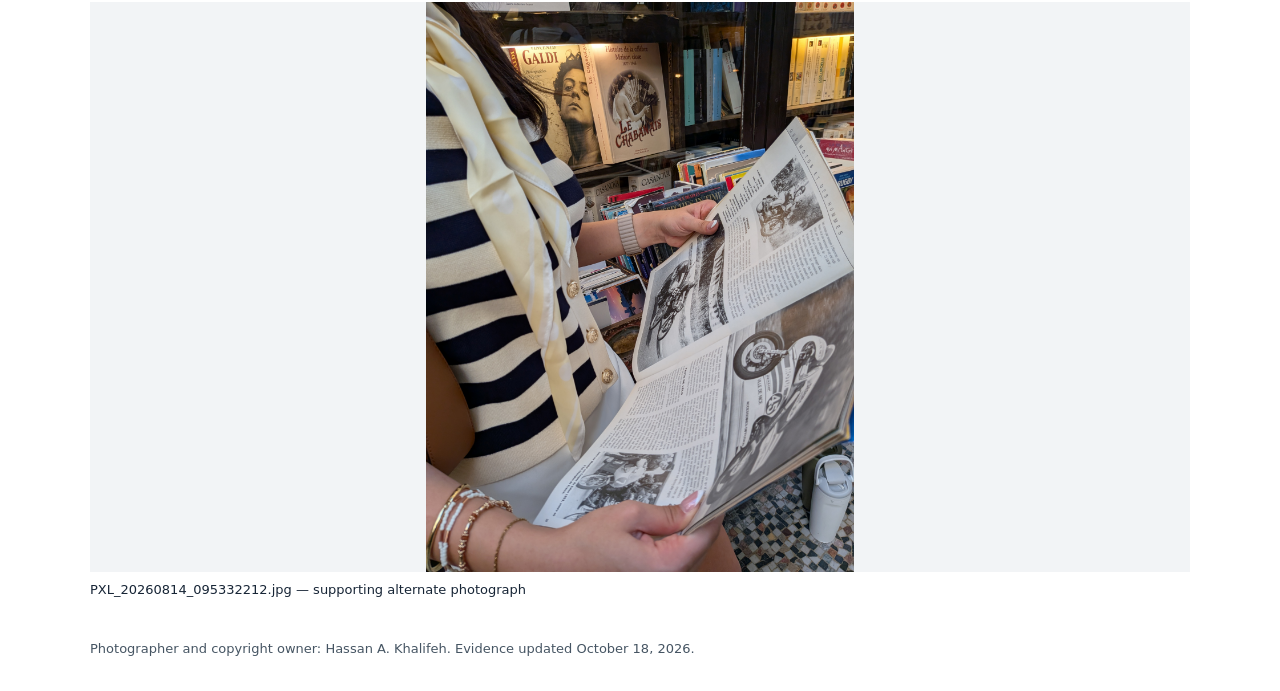
<file: verified-2026-10-17/paris/Paris_Evidence.html>
<!doctype html><html lang="en"><head><meta charset="utf-8"><meta name="viewport" content="width=device-width,initial-scale=1"><meta name="robots" content="noindex,nofollow,noarchive"><title>Paris copyright evidence</title><style>body{max-width:1100px;margin:32px auto;padding:0 22px;font:16px/1.55 system-ui;color:#172536}h1,h2{line-height:1.2}a{color:#12579a;overflow-wrap:anywhere}.summary{background:#edf4f8;padding:20px}.pair{display:grid;grid-template-columns:1fr 1fr;gap:20px}.pair>*{min-width:0}figure{margin:0}img{width:100%;height:570px;object-fit:contain;background:#f2f4f6}figcaption{font-size:13px;overflow-wrap:anywhere}section{padding:26px 0;border-top:1px solid #ccd4da}table{width:100%;border-collapse:collapse;table-layout:fixed;font-size:14px}td,th{padding:9px;border:1px solid #ccd4da;text-align:left;vertical-align:top;overflow-wrap:anywhere}.small{font-size:13px;color:#465563}@media(max-width:650px){.pair{grid-template-columns:1fr}img{height:auto}td,th{padding:6px;font-size:12px}}@media print{section{break-before:page}img{height:430px}}</style></head><body><h1>Paris carousel — copyright evidence</h1><p><strong>Photographer and copyright owner:</strong> Hassan A. Khalifeh<br><strong>Reported account:</strong> @elisaarruiz<br><strong>Reported post:</strong> <a href="https://www.instagram.com/p/DdC9DmTmZWzI6WMwIv5oTDmLN9M-wQfHnFb7VY0/">https://www.instagram.com/p/DdC9DmTmZWzI6WMwIv5oTDmLN9M-wQfHnFb7VY0/</a></p><div class="summary">I am the photographer and copyright owner of the four photographs identified below. The reported carousel reproduces them without my authorization. I request removal of the identified unauthorized reproductions. </div><p>Each comparison shows the supplied Instagram screenshot and the corresponding source photograph. Exact source files, available metadata and a downloadable comparison PDF are provided. Supporting alternate photographs appear separately.</p><p><a href="Paris_Evidence.pdf">Download comparison PDF</a> · <a href="Source_Metadata.json">Download source metadata and SHA-256 hashes</a></p><table><tr><th>Carousel image</th><th>Source</th><th>Capture metadata</th></tr><tr><td><a href="#P-01">1 of 17: Louvre pyramid portrait</a></td><td>P-01<br>PXL_20260813_112618548.PORTRAIT.jpg</td><td>2026:08:13 13:26:18<br>+02:00</td></tr><tr><td><a href="#P-05">13 of 17: Bicycle photograph</a></td><td>P-05<br>PXL_20260813_174908565.jpg</td><td>2026:08:13 19:49:08<br>+02:00</td></tr><tr><td><a href="#P-15">Position not visible: Louvre archway view</a></td><td>P-15<br>PXL_20260813_092429075.jpg</td><td>2026:08:13 11:24:29<br>+02:00</td></tr><tr><td><a href="#P-16">Position not visible: Open-book photograph</a></td><td>P-16<br>PXL_20260814_095326541.jpg</td><td>2026:08:14 11:53:26<br>+02:00</td></tr></table><section id="P-01"><h2>P-01 — Louvre pyramid portrait · 1 of 17</h2><p>The pose, hands, pyramid and background visitors correspond.</p><div class="pair"><figure><a href="screenshots/comparison-cb41af24915fb2a3.png"><img src="screenshots/comparison-cb41af24915fb2a3.png" alt="Reported Instagram screenshot: Louvre pyramid portrait"></a><figcaption>Reported-image screenshot. Carousel position: 1 of 17.</figcaption></figure><figure><a href="sources/PXL_20260813_112618548.PORTRAIT.jpg"><img src="sources/PXL_20260813_112618548.PORTRAIT.jpg" alt="Corresponding source: Louvre pyramid portrait"></a><figcaption>PXL_20260813_112618548.PORTRAIT.jpg<br><a href="sources/PXL_20260813_112618548.PORTRAIT.jpg">Open supplied source — 3000 × 4000</a></figcaption></figure></div><p></p><table><tr><th>Camera</th><td>Google Pixel 10</td></tr><tr><th>Capture time</th><td>2026:08:13 13:26:18</td></tr><tr><th>Capture offset</th><td>+02:00</td></tr><tr><th>GPS metadata</th><td>Present in source file</td></tr><tr><th>File bytes</th><td>3706987</td></tr><tr><th>SHA-256</th><td>3193012b31cad2edea29bafbff42eb983a85f6b60069baef5ea63345b65ee111</td></tr></table></section><section id="P-05"><h2>P-05 — Bicycle photograph · 13 of 17</h2><p>The bicycle, feet, hands, building signage and street details correspond.</p><div class="pair"><figure><a href="screenshots/comparison-a3df3d951b3c45f9.png"><img src="screenshots/comparison-a3df3d951b3c45f9.png" alt="Reported Instagram screenshot: Bicycle photograph"></a><figcaption>Reported-image screenshot. Carousel position: 13 of 17.</figcaption></figure><figure><a href="sources/PXL_20260813_174908565.jpg"><img src="sources/PXL_20260813_174908565.jpg" alt="Corresponding source: Bicycle photograph"></a><figcaption>PXL_20260813_174908565.jpg<br><a href="sources/PXL_20260813_174908565.jpg">Open supplied source — 3000 × 4000</a></figcaption></figure></div><p></p><table><tr><th>Camera</th><td>Google Pixel 10</td></tr><tr><th>Capture time</th><td>2026:08:13 19:49:08</td></tr><tr><th>Capture offset</th><td>+02:00</td></tr><tr><th>GPS metadata</th><td>Present in source file</td></tr><tr><th>File bytes</th><td>4153772</td></tr><tr><th>SHA-256</th><td>e4c9b8be56acb805cfdca1a303f1fd61bf7c20712890e61e1540d1c9e72d1c65</td></tr></table></section><section id="P-15"><h2>P-15 — Louvre archway view · Position not visible</h2><p>The archway, pyramid, seated visitors and foreground figures correspond. The posted image uses a crop.</p><div class="pair"><figure><a href="screenshots/comparison-7d2fa443b8e63b31.png"><img src="screenshots/comparison-7d2fa443b8e63b31.png" alt="Reported Instagram screenshot: Louvre archway view"></a><figcaption>Reported-image screenshot. Carousel position: Position not visible.</figcaption></figure><figure><a href="sources/PXL_20260813_092429075.jpg"><img src="sources/PXL_20260813_092429075.jpg" alt="Corresponding source: Louvre archway view"></a><figcaption>PXL_20260813_092429075.jpg<br><a href="sources/PXL_20260813_092429075.jpg">Open supplied source — 3000 × 4000</a></figcaption></figure></div><p>Full-resolution original source, 3000 × 4000 pixels, with embedded camera, capture time, timezone offset and GPS metadata.</p><table><tr><th>Camera</th><td>Google Pixel 10</td></tr><tr><th>Capture time</th><td>2026:08:13 11:24:29</td></tr><tr><th>Capture offset</th><td>+02:00</td></tr><tr><th>GPS metadata</th><td>Present in source file</td></tr><tr><th>File bytes</th><td>3485412</td></tr><tr><th>SHA-256</th><td>b8ff9611db9db50296e2602795ac74dc277ffb1e73af3fd4b4d176f8168d9db1</td></tr></table></section><section id="P-16"><h2>P-16 — Open-book photograph · Position not visible</h2><p>The book angle, fingertips, bracelets, clothing, bottle and background books correspond. Other supplied bookstore frames show different positions.</p><div class="pair"><figure><a href="screenshots/comparison-dc2882dc7ccbafb5.png"><img src="screenshots/comparison-dc2882dc7ccbafb5.png" alt="Reported Instagram screenshot: Open-book photograph"></a><figcaption>Reported-image screenshot. Carousel position: Position not visible.</figcaption></figure><figure><a href="sources/PXL_20260814_095326541.jpg"><img src="sources/PXL_20260814_095326541.jpg" alt="Corresponding source: Open-book photograph"></a><figcaption>PXL_20260814_095326541.jpg<br><a href="sources/PXL_20260814_095326541.jpg">Open supplied source — 3000 × 4000</a></figcaption></figure></div><p>Full-resolution original source, 3000 × 4000 pixels, with embedded camera, capture time, timezone offset and GPS metadata.</p><table><tr><th>Camera</th><td>Google Pixel 10</td></tr><tr><th>Capture time</th><td>2026:08:14 11:53:26</td></tr><tr><th>Capture offset</th><td>+02:00</td></tr><tr><th>GPS metadata</th><td>Present in source file</td></tr><tr><th>File bytes</th><td>3092672</td></tr><tr><th>SHA-256</th><td>4dd1f407abb24e7ddafe34b0df11e8e46960c555a146f969928a50bdd40d01b5</td></tr></table></section><section><h2>Supporting alternate photographs</h2><p>Additional photographs from the same scenes document the photographic sequence. Their individual capture fields are recorded in the metadata file.</p><figure><a href="supporting/PXL_20260813_174913565.MP.jpg"><img loading="lazy" src="supporting/PXL_20260813_174913565.MP.jpg" alt="Supporting alternate frame"></a><figcaption>PXL_20260813_174913565.MP.jpg — supporting alternate photograph</figcaption></figure><figure><a href="supporting/PXL_20260814_095329349.MP.jpg"><img loading="lazy" src="supporting/PXL_20260814_095329349.MP.jpg" alt="Supporting alternate frame"></a><figcaption>PXL_20260814_095329349.MP.jpg — supporting alternate photograph</figcaption></figure><figure><a href="supporting/PXL_20260814_095332212.jpg"><img loading="lazy" src="supporting/PXL_20260814_095332212.jpg" alt="Supporting alternate frame"></a><figcaption>PXL_20260814_095332212.jpg — supporting alternate photograph</figcaption></figure></section><p class="small">Photographer and copyright owner: Hassan A. Khalifeh. Evidence updated October 18, 2026.</p></body></html>
</file>
<file: styles.css>
:root {
  color-scheme: light;
  --ink: #111827;
  --muted: #5b6472;
  --line: #d9dee7;
  --soft: #f4f6f9;
  --accent: #1d4ed8;
  --match: #146c43;
  --paper: #ffffff;
}

* { box-sizing: border-box; }
html { scroll-behavior: smooth; }
body {
  margin: 0;
  background: var(--paper);
  color: var(--ink);
  font: 16px/1.5 Arial, Helvetica, sans-serif;
}
a { color: var(--accent); }
img, video { display: block; max-width: 100%; }

.masthead {
  border-bottom: 1px solid var(--line);
  background: #fff;
}
.masthead-inner, .page {
  width: min(1180px, calc(100% - 40px));
  margin: 0 auto;
}
.masthead-inner { padding: 28px 0 24px; }
.eyebrow {
  margin: 0 0 6px;
  font-size: .78rem;
  font-weight: 700;
  letter-spacing: .13em;
  text-transform: uppercase;
}
h1 { margin: 0; font-size: clamp(1.8rem, 4vw, 3rem); line-height: 1.08; }
.case-line { margin: 12px 0 0; color: var(--muted); }
.case-line strong { color: var(--ink); }

.nav {
  position: sticky;
  top: 0;
  z-index: 10;
  overflow-x: auto;
  border-bottom: 1px solid var(--line);
  background: rgba(255,255,255,.96);
  backdrop-filter: blur(10px);
}
.nav-inner {
  width: min(1180px, calc(100% - 40px));
  margin: 0 auto;
  display: flex;
  gap: 24px;
  white-space: nowrap;
}
.nav a {
  padding: 13px 0 11px;
  color: var(--ink);
  font-size: .88rem;
  font-weight: 700;
  text-decoration: none;
  border-bottom: 2px solid transparent;
}
.nav a:hover, .nav a:focus { color: var(--accent); border-color: var(--accent); }

.page { padding: 34px 0 80px; }
.summary {
  display: grid;
  grid-template-columns: 1.5fr .7fr;
  gap: 34px;
  align-items: start;
  padding-bottom: 34px;
}
.summary p { margin: 0 0 14px; max-width: 76ch; }
.facts { margin: 0; border-top: 3px solid var(--ink); }
.facts div { padding: 11px 0; border-bottom: 1px solid var(--line); }
.facts dt { font-size: .75rem; font-weight: 700; letter-spacing: .08em; text-transform: uppercase; }
.facts dd { margin: 2px 0 0; }

.packet-link {
  display: inline-flex;
  align-items: center;
  gap: 8px;
  margin-top: 4px;
  padding: 11px 15px;
  border: 1px solid var(--ink);
  color: #fff;
  background: var(--ink);
  font-weight: 700;
  text-decoration: none;
}
.packet-link:hover, .packet-link:focus { background: var(--accent); border-color: var(--accent); }

section { scroll-margin-top: 60px; padding: 34px 0; border-top: 1px solid var(--line); }
.section-head { display: flex; justify-content: space-between; gap: 24px; align-items: end; margin-bottom: 20px; }
.section-head h2 { margin: 0; font-size: clamp(1.45rem, 3vw, 2.05rem); }
.section-head p { margin: 0; color: var(--muted); }
.reported-url { overflow-wrap: anywhere; }

.account-shot {
  width: min(520px, 100%);
  border: 1px solid var(--line);
}
.note {
  margin: 16px 0 0;
  padding-left: 15px;
  border-left: 3px solid var(--accent);
  color: var(--muted);
}

.matches { display: grid; gap: 28px; }
.match-row {
  display: grid;
  grid-template-columns: 180px minmax(0, 1fr) minmax(0, 1fr);
  gap: 22px;
  align-items: start;
  padding: 22px 0;
  border-top: 1px solid var(--line);
}
.match-row:first-child { border-top: 0; padding-top: 0; }
.match-meta h3 { margin: 0 0 8px; font-size: 1.15rem; }
.match-meta p { margin: 0 0 8px; color: var(--muted); font-size: .92rem; }
.badge {
  display: inline-block;
  padding: 4px 8px;
  color: var(--match);
  border: 1px solid currentColor;
  font-size: .72rem;
  font-weight: 700;
  letter-spacing: .06em;
  text-transform: uppercase;
}
.comparison figure, .gallery figure { margin: 0; }
.comparison img {
  width: 100%;
  height: 430px;
  object-fit: contain;
  background: var(--soft);
  border: 1px solid var(--line);
}
figcaption { margin-top: 7px; font-size: .82rem; color: var(--muted); overflow-wrap: anywhere; }
figcaption strong { display: block; color: var(--ink); }

.gallery {
  display: grid;
  grid-template-columns: repeat(4, minmax(0, 1fr));
  gap: 24px 18px;
}
.gallery a { text-decoration: none; color: inherit; }
.gallery img {
  width: 100%;
  aspect-ratio: 3 / 4;
  object-fit: cover;
  background: var(--soft);
  border: 1px solid var(--line);
}
.gallery .landscape img { aspect-ratio: 4 / 3; }
.evidence-id { font-weight: 700; color: var(--accent); }
.status { display: block; margin-top: 2px; color: var(--match); font-weight: 700; }

.highlight-grid { display: grid; grid-template-columns: minmax(0, 1.2fr) minmax(280px, .8fr); gap: 34px; }
.highlight-grid video { width: 100%; background: #000; }
.highlight-links { margin: 0; padding: 0; list-style: none; border-top: 3px solid var(--ink); }
.highlight-links li { padding: 13px 0; border-bottom: 1px solid var(--line); overflow-wrap: anywhere; }

.footer { border-top: 1px solid var(--line); padding: 24px 0 48px; color: var(--muted); font-size: .85rem; }

@media (max-width: 880px) {
  .summary, .highlight-grid { grid-template-columns: 1fr; }
  .match-row { grid-template-columns: 1fr 1fr; }
  .match-meta { grid-column: 1 / -1; }
  .comparison img { height: 360px; }
  .gallery { grid-template-columns: repeat(3, minmax(0, 1fr)); }
}

@media (max-width: 620px) {
  .masthead-inner, .page, .nav-inner { width: min(100% - 24px, 1180px); }
  .section-head { display: block; }
  .section-head p { margin-top: 6px; }
  .match-row { grid-template-columns: 1fr; }
  .match-meta { grid-column: auto; }
  .comparison img { height: auto; max-height: 520px; }
  .gallery { grid-template-columns: repeat(2, minmax(0, 1fr)); gap: 18px 10px; }
  figcaption { font-size: .76rem; }
}
</file>
